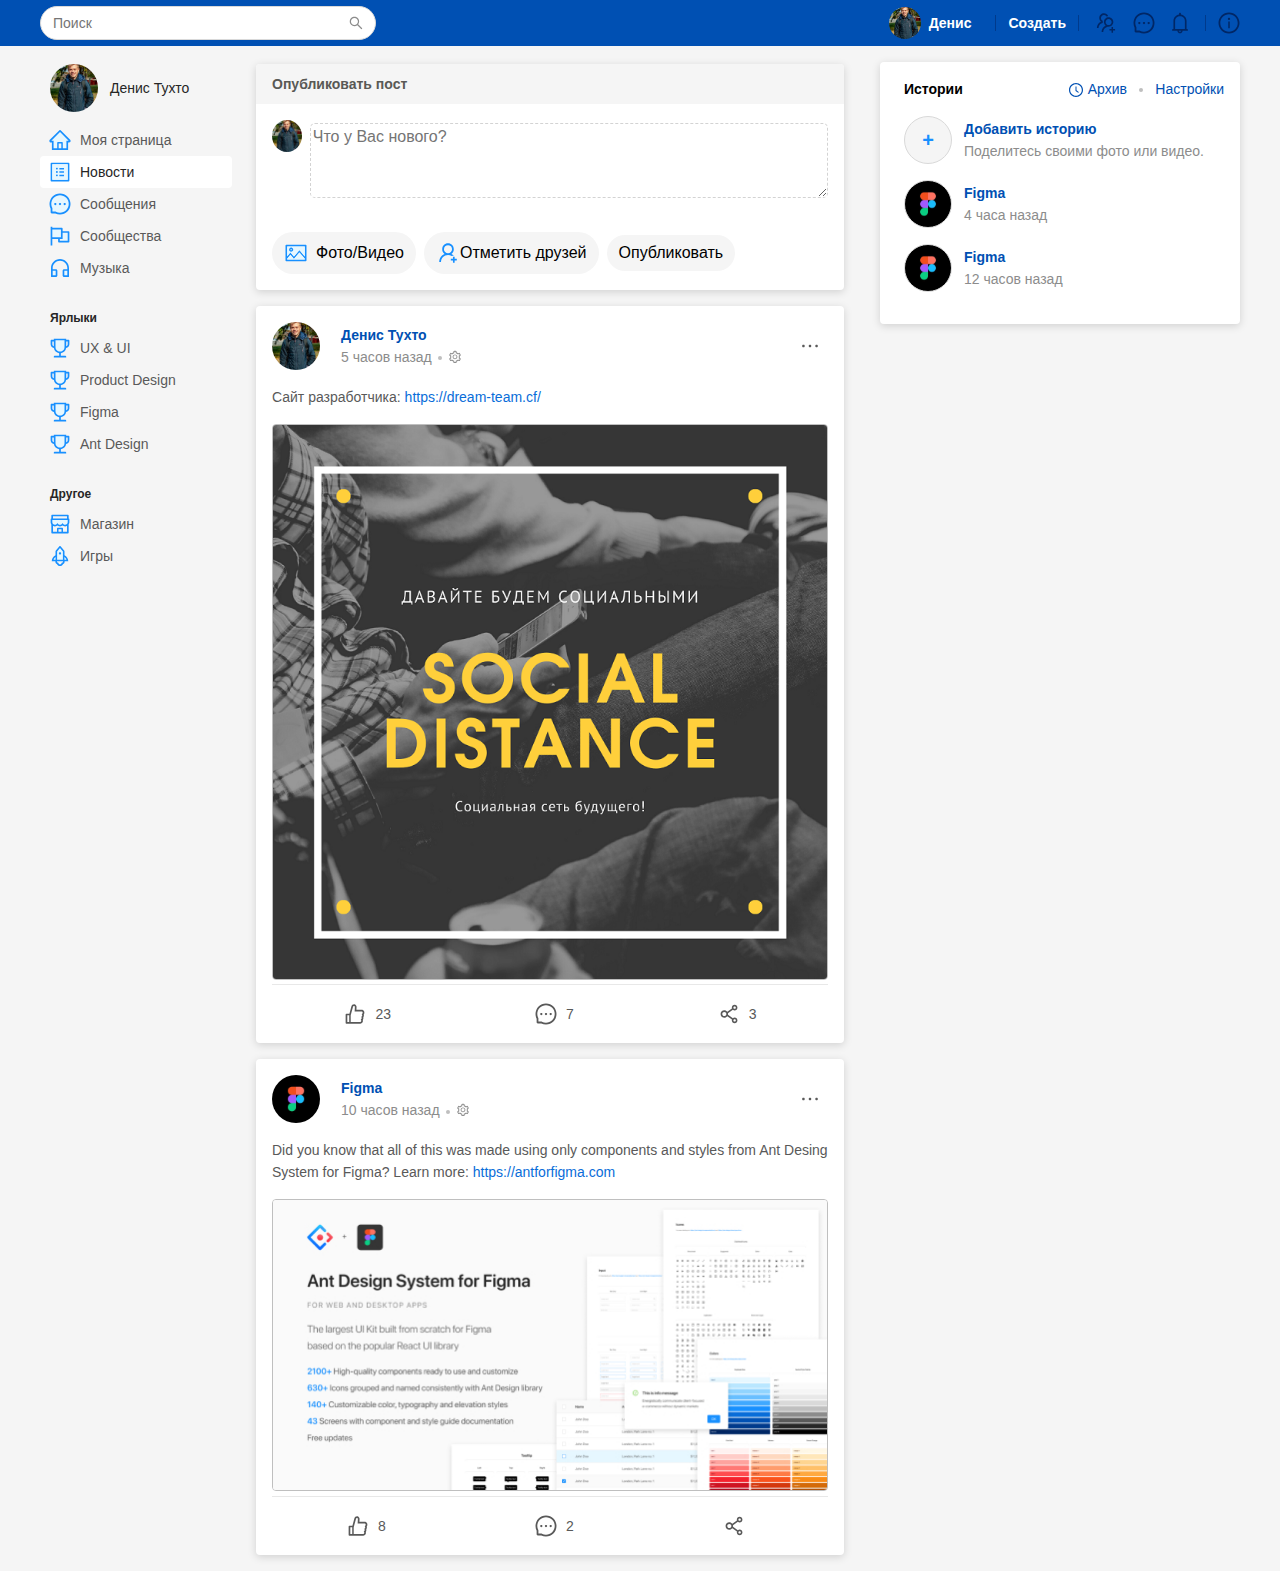
<file: index.html>
<!DOCTYPE html>
<html lang="ru">

<head>
    <meta charset="UTF-8">
    <meta name="viewport" content="width=device-width, initial-scale=1.0">
    <title>Distance — социальная сеть будущего!</title>
    <link rel="stylesheet" href="css/normalize.css">
    <link rel="stylesheet" href="css/style.css">
    <link rel="shortcut icon" href="img/favicon.ico" type="image/x-icon">
</head>

<body>
    <header class="header">
        <div class="header-block">
            <button class="m-menu">
                <span class="line"></span>
                <span class="line"></span>
                <span class="line"></span>
            </button>
            <div class="search">
                <input type="text" class="search-input" placeholder="Поиск">
            </div>
            <div class="navigation">
                <div class="user">
                    <img src="img/avatar.jpg" alt="avatar" class="user-avatar" id="userAvatar">
                    <span class="user-name">Денис</span>
                </div>
                <div class="navigation-panel">
                    <!-- <a href="#" class="navigation-link">Моя страница</a> -->
                    <a href="#" class="navigation-link">Создать</a>
                </div>
                <div class="icons-panel">
                    <a href="#" class="icon-link">
                        <svg width="20" height="20" class="header-icon">
                            <use xlink:href="img/icons.svg#users"></use>
                        </svg>
                    </a>
                    <a href="#" class="icon-link"><svg class="header-icon" width="22" height="22" viewBox="0 0 22 22"
                            fill="none" xmlns="http://www.w3.org/2000/svg">
                            <path
                                d="M9.87519 11C9.87519 11.2984 9.99372 11.5845 10.2047 11.7955C10.4157 12.0065 10.7018 12.125 11.0002 12.125C11.2986 12.125 11.5847 12.0065 11.7957 11.7955C12.0067 11.5845 12.1252 11.2984 12.1252 11C12.1252 10.7016 12.0067 10.4155 11.7957 10.2045C11.5847 9.99353 11.2986 9.875 11.0002 9.875C10.7018 9.875 10.4157 9.99353 10.2047 10.2045C9.99372 10.4155 9.87519 10.7016 9.87519 11ZM14.5627 11C14.5627 11.2984 14.6812 11.5845 14.8922 11.7955C15.1032 12.0065 15.3893 12.125 15.6877 12.125C15.9861 12.125 16.2722 12.0065 16.4832 11.7955C16.6942 11.5845 16.8127 11.2984 16.8127 11C16.8127 10.7016 16.6942 10.4155 16.4832 10.2045C16.2722 9.99353 15.9861 9.875 15.6877 9.875C15.3893 9.875 15.1032 9.99353 14.8922 10.2045C14.6812 10.4155 14.5627 10.7016 14.5627 11ZM5.18769 11C5.18769 11.2984 5.30622 11.5845 5.5172 11.7955C5.72818 12.0065 6.01433 12.125 6.31269 12.125C6.61106 12.125 6.89721 12.0065 7.10819 11.7955C7.31917 11.5845 7.43769 11.2984 7.43769 11C7.43769 10.7016 7.31917 10.4155 7.10819 10.2045C6.89721 9.99353 6.61106 9.875 6.31269 9.875C6.01433 9.875 5.72818 9.99353 5.5172 10.2045C5.30622 10.4155 5.18769 10.7016 5.18769 11ZM20.6846 6.93125C20.1549 5.67266 19.3955 4.54297 18.4275 3.57266C17.4663 2.60796 16.3253 1.84114 15.0689 1.31563C13.7799 0.774219 12.4111 0.5 11.0002 0.5H10.9533C9.53301 0.507031 8.15723 0.788281 6.86348 1.34141C5.61791 1.87232 4.48753 2.64049 3.53535 3.60312C2.57676 4.57109 1.82441 5.69609 1.3041 6.95C0.765038 8.24844 0.493163 9.62891 0.500194 11.0492C0.508147 12.6769 0.893222 14.2806 1.62519 15.7344V19.2969C1.62519 19.5828 1.73878 19.857 1.94097 20.0592C2.14316 20.2614 2.41738 20.375 2.70332 20.375H6.26816C7.72198 21.107 9.32565 21.492 10.9533 21.5H11.0025C12.4064 21.5 13.7682 21.2281 15.0502 20.6961C16.3002 20.1768 17.437 19.419 18.3971 18.4648C19.365 17.5062 20.1268 16.3859 20.6588 15.1367C21.2119 13.843 21.4932 12.4672 21.5002 11.0469C21.5072 9.61953 21.2307 8.23437 20.6846 6.93125ZM17.1432 17.1969C15.5002 18.8234 13.3205 19.7188 11.0002 19.7188H10.9604C9.54707 19.7117 8.14316 19.3602 6.90332 18.6992L6.70644 18.5938H3.40644V15.2938L3.30098 15.0969C2.64004 13.857 2.28848 12.4531 2.28144 11.0398C2.27207 8.70313 3.16504 6.50937 4.80332 4.85703C6.43926 3.20469 8.62598 2.29063 10.9627 2.28125H11.0025C12.1744 2.28125 13.3111 2.50859 14.3822 2.95859C15.4275 3.39687 16.365 4.02734 17.1713 4.83359C17.9752 5.6375 18.608 6.57734 19.0463 7.62266C19.501 8.70547 19.7283 9.85391 19.7236 11.0398C19.7096 13.3742 18.7932 15.5609 17.1432 17.1969Z" />
                        </svg>
                    </a>
                    <a href="#" class="icon-link"><svg class="header-icon" width="16" height="22" viewBox="0 0 16 22"
                            fill="none" xmlns="http://www.w3.org/2000/svg">
                            <path
                                d="M15.125 17H14.5625V9.03125C14.5625 5.72422 12.118 2.99141 8.9375 2.53672V1.625C8.9375 1.10703 8.51797 0.6875 8 0.6875C7.48203 0.6875 7.0625 1.10703 7.0625 1.625V2.53672C3.88203 2.99141 1.4375 5.72422 1.4375 9.03125V17H0.875C0.460156 17 0.125 17.3352 0.125 17.75V18.5C0.125 18.6031 0.209375 18.6875 0.3125 18.6875H5.375C5.375 20.1359 6.55156 21.3125 8 21.3125C9.44844 21.3125 10.625 20.1359 10.625 18.6875H15.6875C15.7906 18.6875 15.875 18.6031 15.875 18.5V17.75C15.875 17.3352 15.5398 17 15.125 17ZM8 19.8125C7.37891 19.8125 6.875 19.3086 6.875 18.6875H9.125C9.125 19.3086 8.62109 19.8125 8 19.8125ZM3.125 17V9.03125C3.125 7.72813 3.63125 6.50469 4.55234 5.58359C5.47344 4.6625 6.69688 4.15625 8 4.15625C9.30313 4.15625 10.5266 4.6625 11.4477 5.58359C12.3687 6.50469 12.875 7.72813 12.875 9.03125V17H3.125Z" />
                        </svg>
                    </a>
                    <a href="" class="icon-link"><svg class="header-icon" width="22" height="22" viewBox="0 0 22 22"
                            fill="none" xmlns="http://www.w3.org/2000/svg">
                            <path
                                d="M11 0.5C5.20156 0.5 0.5 5.20156 0.5 11C0.5 16.7984 5.20156 21.5 11 21.5C16.7984 21.5 21.5 16.7984 21.5 11C21.5 5.20156 16.7984 0.5 11 0.5ZM11 19.7188C6.18594 19.7188 2.28125 15.8141 2.28125 11C2.28125 6.18594 6.18594 2.28125 11 2.28125C15.8141 2.28125 19.7188 6.18594 19.7188 11C19.7188 15.8141 15.8141 19.7188 11 19.7188Z" />
                            <path
                                d="M9.875 6.875C9.875 7.17337 9.99353 7.45952 10.2045 7.6705C10.4155 7.88147 10.7016 8 11 8C11.2984 8 11.5845 7.88147 11.7955 7.6705C12.0065 7.45952 12.125 7.17337 12.125 6.875C12.125 6.57663 12.0065 6.29048 11.7955 6.0795C11.5845 5.86853 11.2984 5.75 11 5.75C10.7016 5.75 10.4155 5.86853 10.2045 6.0795C9.99353 6.29048 9.875 6.57663 9.875 6.875ZM11.5625 9.5H10.4375C10.3344 9.5 10.25 9.58437 10.25 9.6875V16.0625C10.25 16.1656 10.3344 16.25 10.4375 16.25H11.5625C11.6656 16.25 11.75 16.1656 11.75 16.0625V9.6875C11.75 9.58437 11.6656 9.5 11.5625 9.5Z" />
                        </svg>
                    </a>
                </div>
            </div>
        </div>
    </header>
    <div class="container">
        <div class="menu-sidebar">
            <div class="user">
                <img src="img/avatar.jpg" alt="avatar" class="user-avatar">
                <span class="user-name" id="userName">Денис Тухто</span>
            </div>
            <!-- /.user -->
            <nav class="nav-group">
                <a href="#" class="nav-link">
                    <svg width="24" height="24" viewBox="0 0 24 24" fill="none" xmlns="http://www.w3.org/2000/svg">
                        <path
                            d="M12.0031 4.04531L3.33121 12.7102H5.58121V20.3438H9.18824V15C9.18824 14.482 9.60778 14.0625 10.1257 14.0625H13.8757C14.3937 14.0625 14.8132 14.482 14.8132 15V20.3438H18.4203V12.7102H20.6726L12.5445 4.58672L12.0031 4.04531ZM22.1867 13.957C22.0461 14.0977 21.8797 14.2102 21.6992 14.2828C21.8797 14.2078 22.0461 14.0977 22.1867 13.957ZM1.39762 13.1438C1.51481 13.8539 2.13356 14.3977 2.87653 14.3977H2.89762C2.14996 14.3977 1.51715 13.8586 1.39762 13.1438ZM1.37653 12.8977V12.8531V12.8977ZM1.37887 12.8367C1.38121 12.7641 1.39059 12.6938 1.40231 12.6235C1.38824 12.6914 1.38121 12.7641 1.37887 12.8367Z"
                            fill="#E6F7FF" />
                        <path
                            d="M22.2883 11.9531C22.2883 11.9508 22.286 11.9508 22.286 11.9484L22.2438 11.8992C22.2414 11.8969 22.2391 11.8922 22.2344 11.8898C22.218 11.8711 22.1993 11.8523 22.1828 11.8336L13.1266 2.78436L12.5196 2.17733C12.3813 2.03993 12.1942 1.96282 11.9993 1.96282C11.8043 1.96282 11.6173 2.03993 11.4789 2.17733L1.81566 11.8359C1.64109 12.0096 1.51225 12.2238 1.44066 12.4594L1.4266 12.5086L1.41957 12.5344L1.41254 12.5625C1.40785 12.5789 1.40551 12.5953 1.40316 12.6117C1.40316 12.614 1.40316 12.6187 1.40082 12.6211C1.38676 12.6914 1.37972 12.7617 1.37738 12.8344V12.9117C1.37738 12.9234 1.37738 12.9351 1.37972 12.9469C1.37972 12.9586 1.37972 12.968 1.38207 12.9797C1.38207 12.9914 1.38441 13.0031 1.38441 13.0148C1.38441 13.0289 1.38676 13.043 1.3891 13.057C1.3891 13.064 1.39144 13.0711 1.39144 13.0781L1.39847 13.1367V13.139C1.51801 13.8539 2.15316 14.393 2.89847 14.393H3.89457V22.0312H20.1063V14.3976H21.1235C21.325 14.3976 21.5196 14.3578 21.6977 14.2828C21.8758 14.2078 22.0422 14.0976 22.1852 13.957C22.3248 13.8178 22.4355 13.6523 22.5107 13.4701C22.5859 13.2878 22.6243 13.0925 22.6235 12.8953C22.6235 12.5508 22.5063 12.2203 22.2883 11.9531ZM13.3118 20.3437H10.6868V15.5625H13.3118V20.3437ZM18.4188 12.7101V20.3437H14.8118V15C14.8118 14.482 14.3922 14.0625 13.8743 14.0625H10.1243C9.60629 14.0625 9.18676 14.482 9.18676 15V20.3437H5.57972V12.7101H3.32972L12.0016 4.0453L12.543 4.58671L20.6711 12.7101H18.4188Z"
                            fill="#1890FF" />
                    </svg>
                    <span class="nav-text">Моя страница</span>
                </a>
                <a href="#" class="nav-link active">
                    <svg width="24" height="24" viewBox="0 0 24 24" fill="none" xmlns="http://www.w3.org/2000/svg">
                        <path
                            d="M20.625 2.625H3.375C2.96016 2.625 2.625 2.96016 2.625 3.375V20.625C2.625 21.0398 2.96016 21.375 3.375 21.375H20.625C21.0398 21.375 21.375 21.0398 21.375 20.625V3.375C21.375 2.96016 21.0398 2.625 20.625 2.625ZM19.6875 19.6875H4.3125V4.3125H19.6875V19.6875Z"
                            fill="#1890FF" />
                        <path
                            d="M4.3125 19.6875H19.6875V4.3125H4.3125V19.6875ZM11.3438 8.0625C11.3438 7.95937 11.4281 7.875 11.5312 7.875H15.8438C15.9469 7.875 16.0312 7.95937 16.0312 8.0625V9.1875C16.0312 9.29063 15.9469 9.375 15.8438 9.375H11.5312C11.4281 9.375 11.3438 9.29063 11.3438 9.1875V8.0625ZM11.3438 11.4375C11.3438 11.3344 11.4281 11.25 11.5312 11.25H15.8438C15.9469 11.25 16.0312 11.3344 16.0312 11.4375V12.5625C16.0312 12.6656 15.9469 12.75 15.8438 12.75H11.5312C11.4281 12.75 11.3438 12.6656 11.3438 12.5625V11.4375ZM11.3438 14.8125C11.3438 14.7094 11.4281 14.625 11.5312 14.625H15.8438C15.9469 14.625 16.0312 14.7094 16.0312 14.8125V15.9375C16.0312 16.0406 15.9469 16.125 15.8438 16.125H11.5312C11.4281 16.125 11.3438 16.0406 11.3438 15.9375V14.8125ZM8.90625 7.6875C9.42422 7.6875 9.84375 8.10703 9.84375 8.625C9.84375 9.14297 9.42422 9.5625 8.90625 9.5625C8.38828 9.5625 7.96875 9.14297 7.96875 8.625C7.96875 8.10703 8.38828 7.6875 8.90625 7.6875ZM8.90625 11.0625C9.42422 11.0625 9.84375 11.482 9.84375 12C9.84375 12.518 9.42422 12.9375 8.90625 12.9375C8.38828 12.9375 7.96875 12.518 7.96875 12C7.96875 11.482 8.38828 11.0625 8.90625 11.0625ZM8.90625 14.4375C9.42422 14.4375 9.84375 14.857 9.84375 15.375C9.84375 15.893 9.42422 16.3125 8.90625 16.3125C8.38828 16.3125 7.96875 15.893 7.96875 15.375C7.96875 14.857 8.38828 14.4375 8.90625 14.4375Z"
                            fill="#E6F7FF" />
                        <path
                            d="M7.96875 15.375C7.96875 15.6236 8.06752 15.8621 8.24334 16.0379C8.41915 16.2137 8.65761 16.3125 8.90625 16.3125C9.15489 16.3125 9.39335 16.2137 9.56916 16.0379C9.74498 15.8621 9.84375 15.6236 9.84375 15.375C9.84375 15.1264 9.74498 14.8879 9.56916 14.7121C9.39335 14.5363 9.15489 14.4375 8.90625 14.4375C8.65761 14.4375 8.41915 14.5363 8.24334 14.7121C8.06752 14.8879 7.96875 15.1264 7.96875 15.375ZM7.96875 12C7.96875 12.2486 8.06752 12.4871 8.24334 12.6629C8.41915 12.8387 8.65761 12.9375 8.90625 12.9375C9.15489 12.9375 9.39335 12.8387 9.56916 12.6629C9.74498 12.4871 9.84375 12.2486 9.84375 12C9.84375 11.7514 9.74498 11.5129 9.56916 11.3371C9.39335 11.1613 9.15489 11.0625 8.90625 11.0625C8.65761 11.0625 8.41915 11.1613 8.24334 11.3371C8.06752 11.5129 7.96875 11.7514 7.96875 12ZM7.96875 8.625C7.96875 8.87364 8.06752 9.1121 8.24334 9.28791C8.41915 9.46373 8.65761 9.5625 8.90625 9.5625C9.15489 9.5625 9.39335 9.46373 9.56916 9.28791C9.74498 9.1121 9.84375 8.87364 9.84375 8.625C9.84375 8.37636 9.74498 8.1379 9.56916 7.96209C9.39335 7.78627 9.15489 7.6875 8.90625 7.6875C8.65761 7.6875 8.41915 7.78627 8.24334 7.96209C8.06752 8.1379 7.96875 8.37636 7.96875 8.625ZM11.5312 16.125H15.8438C15.9469 16.125 16.0312 16.0406 16.0312 15.9375V14.8125C16.0312 14.7094 15.9469 14.625 15.8438 14.625H11.5312C11.4281 14.625 11.3438 14.7094 11.3438 14.8125V15.9375C11.3438 16.0406 11.4281 16.125 11.5312 16.125ZM11.5312 12.75H15.8438C15.9469 12.75 16.0312 12.6656 16.0312 12.5625V11.4375C16.0312 11.3344 15.9469 11.25 15.8438 11.25H11.5312C11.4281 11.25 11.3438 11.3344 11.3438 11.4375V12.5625C11.3438 12.6656 11.4281 12.75 11.5312 12.75ZM11.5312 9.375H15.8438C15.9469 9.375 16.0312 9.29062 16.0312 9.1875V8.0625C16.0312 7.95937 15.9469 7.875 15.8438 7.875H11.5312C11.4281 7.875 11.3438 7.95937 11.3438 8.0625V9.1875C11.3438 9.29062 11.4281 9.375 11.5312 9.375Z"
                            fill="#1890FF" />
                    </svg>
                    <span class="nav-text">Новости</span>
                </a>
                <a href="#" class="nav-link">
                    <svg width="24" height="24" viewBox="0 0 24 24" fill="none" xmlns="http://www.w3.org/2000/svg">
                        <path
                            d="M18.1719 5.83371C17.3735 5.03264 16.426 4.39565 15.3828 3.95871C14.3129 3.50917 13.1637 3.27885 12.0031 3.28136H11.9633C9.62659 3.29074 7.43987 4.2048 5.80393 5.85714C4.16565 7.50949 3.27268 9.70324 3.28206 12.04C3.28909 13.4532 3.64065 14.8571 4.30159 16.097L4.40706 16.2939V19.5939H7.70706L7.90393 19.6993C9.14377 20.3603 10.5477 20.7118 11.961 20.7189H12.0008C14.3211 20.7189 16.5008 19.8235 18.1438 18.197C19.7938 16.561 20.7102 14.3743 20.7242 12.04C20.7289 10.854 20.5016 9.70558 20.0469 8.62277C19.6097 7.57975 18.9727 6.63229 18.1719 5.83371ZM7.31331 13.1251C7.01891 13.1191 6.73861 12.9979 6.53253 12.7876C6.32646 12.5773 6.21104 12.2946 6.21104 12.0001C6.21104 11.7057 6.32646 11.4229 6.53253 11.2126C6.73861 11.0023 7.01891 10.8811 7.31331 10.8751C7.6077 10.8811 7.88801 11.0023 8.09408 11.2126C8.30015 11.4229 8.41558 11.7057 8.41558 12.0001C8.41558 12.2946 8.30015 12.5773 8.09408 12.7876C7.88801 12.9979 7.6077 13.1191 7.31331 13.1251ZM12.0008 13.1251C11.7064 13.1191 11.4261 12.9979 11.22 12.7876C11.014 12.5773 10.8985 12.2946 10.8985 12.0001C10.8985 11.7057 11.014 11.4229 11.22 11.2126C11.4261 11.0023 11.7064 10.8811 12.0008 10.8751C12.2952 10.8811 12.5755 11.0023 12.7816 11.2126C12.9877 11.4229 13.1031 11.7057 13.1031 12.0001C13.1031 12.2946 12.9877 12.5773 12.7816 12.7876C12.5755 12.9979 12.2952 13.1191 12.0008 13.1251ZM16.6883 13.1251C16.3939 13.1191 16.1136 12.9979 15.9075 12.7876C15.7015 12.5773 15.586 12.2946 15.586 12.0001C15.586 11.7057 15.7015 11.4229 15.9075 11.2126C16.1136 11.0023 16.3939 10.8811 16.6883 10.8751C16.9827 10.8811 17.263 11.0023 17.4691 11.2126C17.6752 11.4229 17.7906 11.7057 17.7906 12.0001C17.7906 12.2946 17.6752 12.5773 17.4691 12.7876C17.263 12.9979 16.9827 13.1191 16.6883 13.1251Z"
                            fill="#E6F7FF" />
                        <path
                            d="M15.5625 12C15.5625 12.2984 15.681 12.5845 15.892 12.7955C16.103 13.0065 16.3891 13.125 16.6875 13.125C16.9859 13.125 17.272 13.0065 17.483 12.7955C17.694 12.5845 17.8125 12.2984 17.8125 12C17.8125 11.7016 17.694 11.4155 17.483 11.2045C17.272 10.9935 16.9859 10.875 16.6875 10.875C16.3891 10.875 16.103 10.9935 15.892 11.2045C15.681 11.4155 15.5625 11.7016 15.5625 12ZM6.1875 12C6.1875 12.2984 6.30603 12.5845 6.517 12.7955C6.72798 13.0065 7.01413 13.125 7.3125 13.125C7.61087 13.125 7.89702 13.0065 8.108 12.7955C8.31897 12.5845 8.4375 12.2984 8.4375 12C8.4375 11.7016 8.31897 11.4155 8.108 11.2045C7.89702 10.9935 7.61087 10.875 7.3125 10.875C7.01413 10.875 6.72798 10.9935 6.517 11.2045C6.30603 11.4155 6.1875 11.7016 6.1875 12Z"
                            fill="#1890FF" />
                        <path
                            d="M21.6846 7.93125C21.1549 6.67266 20.3955 5.54297 19.4275 4.57266C18.4663 3.60796 17.3253 2.84114 16.0689 2.31563C14.7799 1.77422 13.4111 1.5 12.0002 1.5H11.9533C10.533 1.50703 9.15723 1.78828 7.86348 2.34141C6.61791 2.87232 5.48753 3.64049 4.53535 4.60312C3.57676 5.57109 2.82441 6.69609 2.3041 7.95C1.76504 9.24844 1.49316 10.6289 1.50019 12.0492C1.50815 13.6769 1.89322 15.2806 2.62519 16.7344V20.2969C2.62519 20.5828 2.73878 20.857 2.94097 21.0592C3.14316 21.2614 3.41738 21.375 3.70332 21.375H7.26816C8.72198 22.107 10.3257 22.492 11.9533 22.5H12.0025C13.4064 22.5 14.7682 22.2281 16.0502 21.6961C17.3002 21.1768 18.437 20.419 19.3971 19.4648C20.365 18.5063 21.1268 17.3859 21.6588 16.1367C22.2119 14.843 22.4932 13.4672 22.5002 12.0469C22.5072 10.6195 22.2307 9.23438 21.6846 7.93125ZM18.1432 18.1969C16.5002 19.8234 14.3205 20.7188 12.0002 20.7188H11.9604C10.5471 20.7117 9.14316 20.3602 7.90332 19.6992L7.70644 19.5938H4.40644V16.2938L4.30098 16.0969C3.64004 14.857 3.28848 13.4531 3.28144 12.0398C3.27207 9.70312 4.16504 7.50937 5.80332 5.85703C7.43926 4.20469 9.62598 3.29062 11.9627 3.28125H12.0025C13.1744 3.28125 14.3111 3.50859 15.3822 3.95859C16.4275 4.39687 17.365 5.02734 18.1713 5.83359C18.9752 6.6375 19.608 7.57734 20.0463 8.62266C20.501 9.70547 20.7283 10.8539 20.7236 12.0398C20.7096 14.3742 19.7932 16.5609 18.1432 18.1969Z"
                            fill="#1890FF" />
                        <path
                            d="M10.875 12C10.875 12.2984 10.9935 12.5845 11.2045 12.7955C11.4155 13.0065 11.7016 13.125 12 13.125C12.2984 13.125 12.5845 13.0065 12.7955 12.7955C13.0065 12.5845 13.125 12.2984 13.125 12C13.125 11.7016 13.0065 11.4155 12.7955 11.2045C12.5845 10.9935 12.2984 10.875 12 10.875C11.7016 10.875 11.4155 10.9935 11.2045 11.2045C10.9935 11.4155 10.875 11.7016 10.875 12Z"
                            fill="#1890FF" />
                    </svg>
                    <span class="nav-text">Сообщения</span>
                </a>
                <a href="#" class="nav-link">
                    <svg width="24" height="24" viewBox="0 0 24 24" fill="none" xmlns="http://www.w3.org/2000/svg">
                        <path d="M4.3125 5.4375H12.9375V13.3125H4.3125V5.4375Z" fill="#E6F7FF" />
                        <path
                            d="M14.625 14.8125C14.625 14.9156 14.5406 15 14.4375 15H11.8125V16.7109H19.6875V8.83594H14.625V14.8125Z"
                            fill="#E6F7FF" />
                        <path
                            d="M20.625 7.14844H14.625V4.5C14.625 4.08516 14.2898 3.75 13.875 3.75H4.3125V2.8125C4.3125 2.70937 4.22812 2.625 4.125 2.625H2.8125C2.70937 2.625 2.625 2.70937 2.625 2.8125V21.1875C2.625 21.2906 2.70937 21.375 2.8125 21.375H4.125C4.22812 21.375 4.3125 21.2906 4.3125 21.1875V15H10.125V17.6484C10.125 18.0633 10.4602 18.3984 10.875 18.3984H20.625C21.0398 18.3984 21.375 18.0633 21.375 17.6484V7.89844C21.375 7.48359 21.0398 7.14844 20.625 7.14844ZM4.3125 13.3125V5.4375H12.9375V13.3125H4.3125ZM19.6875 16.7109H11.8125V15H14.4375C14.5406 15 14.625 14.9156 14.625 14.8125V8.83594H19.6875V16.7109Z"
                            fill="#1890FF" />
                    </svg>
                    <span class="nav-text">Сообщества</span>
                </a>
                <a href="#" class="nav-link">
                    <svg width="24" height="24" viewBox="0 0 24 24" fill="none" xmlns="http://www.w3.org/2000/svg">
                        <path
                            d="M16.3125 14.8125H19.3125V19.3125H16.3125V14.8125ZM4.6875 14.8125H7.6875V19.3125H4.6875V14.8125Z"
                            fill="#E6F7FF" />
                        <path
                            d="M12 3C7.02891 3 3 7.02891 3 12V20.4375C3 20.7492 3.25078 21 3.5625 21H7.875C8.70234 21 9.375 20.3273 9.375 19.5V14.625C9.375 13.7977 8.70234 13.125 7.875 13.125H4.6875V12C4.6875 7.96172 7.96172 4.6875 12 4.6875C16.0383 4.6875 19.3125 7.96172 19.3125 12V13.125H16.125C15.2977 13.125 14.625 13.7977 14.625 14.625V19.5C14.625 20.3273 15.2977 21 16.125 21H20.4375C20.7492 21 21 20.7492 21 20.4375V12C21 7.02891 16.9711 3 12 3ZM7.6875 14.8125V19.3125H4.6875V14.8125H7.6875ZM19.3125 19.3125H16.3125V14.8125H19.3125V19.3125Z"
                            fill="#1890FF" />
                    </svg>
                    <span class="nav-text">Музыка</span>
                </a>
            </nav>
            <nav class="nav-group">
                <h3 class="nav-title">Ярлыки</h3>
                <a href="#" class="nav-link">
                    <svg width="24" height="24" viewBox="0 0 24 24" fill="none" xmlns="http://www.w3.org/2000/svg">
                        <path
                            d="M7.5 11.25C7.5 12.4008 7.94766 13.4836 8.76328 14.2992C9.57656 15.1148 10.6617 15.5625 11.8125 15.5625H12.1875C13.3383 15.5625 14.4211 15.1148 15.2367 14.2992C16.0523 13.4859 16.5 12.4008 16.5 11.25V4.3125H7.5V11.25ZM4.3125 8.25C4.3125 9.21094 4.94297 10.0266 5.8125 10.3031C4.94297 10.0242 4.3125 9.20859 4.3125 8.25ZM12.8438 17.2148C15.5859 16.9172 17.775 14.7703 18.1359 12.0469C17.7727 14.7703 15.5859 16.9148 12.8438 17.2148ZM5.86406 12.0469C6.225 14.7703 8.41406 16.9172 11.1562 17.2148C8.41406 16.9148 6.22734 14.7703 5.86406 12.0469Z"
                            fill="#E6F7FF" />
                        <path
                            d="M20.3438 3.75H18.1875V2.8125C18.1875 2.70937 18.1031 2.625 18 2.625H6C5.89687 2.625 5.8125 2.70937 5.8125 2.8125V3.75H3.65625C3.38275 3.75 3.12044 3.85865 2.92705 4.05205C2.73365 4.24544 2.625 4.50775 2.625 4.78125V8.25C2.625 10.1648 4.03125 11.7563 5.86406 12.0469C6.22734 14.7703 8.41406 16.9148 11.1562 17.2148V19.6805H6.5625C6.14766 19.6805 5.8125 20.0156 5.8125 20.4305V21.1875C5.8125 21.2906 5.89687 21.375 6 21.375H18C18.1031 21.375 18.1875 21.2906 18.1875 21.1875V20.4305C18.1875 20.0156 17.8523 19.6805 17.4375 19.6805H12.8438V17.2148C15.5859 16.9148 17.7727 14.7703 18.1359 12.0469C19.9688 11.7563 21.375 10.1648 21.375 8.25V4.78125C21.375 4.50775 21.2663 4.24544 21.073 4.05205C20.8796 3.85865 20.6173 3.75 20.3438 3.75ZM5.8125 10.3031C5.37714 10.1641 4.99723 9.89025 4.72762 9.52122C4.45801 9.15219 4.31264 8.70703 4.3125 8.25V5.4375H5.8125V10.3031ZM16.5 11.25C16.5 12.4008 16.0523 13.4859 15.2367 14.2992C14.4211 15.1148 13.3383 15.5625 12.1875 15.5625H11.8125C10.6617 15.5625 9.57656 15.1148 8.76328 14.2992C7.94766 13.4836 7.5 12.4008 7.5 11.25V4.3125H16.5V11.25ZM19.6875 8.25C19.6875 9.21094 19.057 10.0266 18.1875 10.3031V5.4375H19.6875V8.25Z"
                            fill="#1890FF" />
                    </svg>
                    <span class="nav-text">UX & UI</span>
                </a>
                <a href="#" class="nav-link">
                    <svg width="24" height="24" viewBox="0 0 24 24" fill="none" xmlns="http://www.w3.org/2000/svg">
                        <path
                            d="M7.5 11.25C7.5 12.4008 7.94766 13.4836 8.76328 14.2992C9.57656 15.1148 10.6617 15.5625 11.8125 15.5625H12.1875C13.3383 15.5625 14.4211 15.1148 15.2367 14.2992C16.0523 13.4859 16.5 12.4008 16.5 11.25V4.3125H7.5V11.25ZM4.3125 8.25C4.3125 9.21094 4.94297 10.0266 5.8125 10.3031C4.94297 10.0242 4.3125 9.20859 4.3125 8.25ZM12.8438 17.2148C15.5859 16.9172 17.775 14.7703 18.1359 12.0469C17.7727 14.7703 15.5859 16.9148 12.8438 17.2148ZM5.86406 12.0469C6.225 14.7703 8.41406 16.9172 11.1562 17.2148C8.41406 16.9148 6.22734 14.7703 5.86406 12.0469Z"
                            fill="#E6F7FF" />
                        <path
                            d="M20.3438 3.75H18.1875V2.8125C18.1875 2.70937 18.1031 2.625 18 2.625H6C5.89687 2.625 5.8125 2.70937 5.8125 2.8125V3.75H3.65625C3.38275 3.75 3.12044 3.85865 2.92705 4.05205C2.73365 4.24544 2.625 4.50775 2.625 4.78125V8.25C2.625 10.1648 4.03125 11.7563 5.86406 12.0469C6.22734 14.7703 8.41406 16.9148 11.1562 17.2148V19.6805H6.5625C6.14766 19.6805 5.8125 20.0156 5.8125 20.4305V21.1875C5.8125 21.2906 5.89687 21.375 6 21.375H18C18.1031 21.375 18.1875 21.2906 18.1875 21.1875V20.4305C18.1875 20.0156 17.8523 19.6805 17.4375 19.6805H12.8438V17.2148C15.5859 16.9148 17.7727 14.7703 18.1359 12.0469C19.9688 11.7563 21.375 10.1648 21.375 8.25V4.78125C21.375 4.50775 21.2663 4.24544 21.073 4.05205C20.8796 3.85865 20.6173 3.75 20.3438 3.75ZM5.8125 10.3031C5.37714 10.1641 4.99723 9.89025 4.72762 9.52122C4.45801 9.15219 4.31264 8.70703 4.3125 8.25V5.4375H5.8125V10.3031ZM16.5 11.25C16.5 12.4008 16.0523 13.4859 15.2367 14.2992C14.4211 15.1148 13.3383 15.5625 12.1875 15.5625H11.8125C10.6617 15.5625 9.57656 15.1148 8.76328 14.2992C7.94766 13.4836 7.5 12.4008 7.5 11.25V4.3125H16.5V11.25ZM19.6875 8.25C19.6875 9.21094 19.057 10.0266 18.1875 10.3031V5.4375H19.6875V8.25Z"
                            fill="#1890FF" />
                    </svg>
                    <span class="nav-text">Product Design</span>
                </a>
                <a href="#" class="nav-link">
                    <svg width="24" height="24" viewBox="0 0 24 24" fill="none" xmlns="http://www.w3.org/2000/svg">
                        <path
                            d="M7.5 11.25C7.5 12.4008 7.94766 13.4836 8.76328 14.2992C9.57656 15.1148 10.6617 15.5625 11.8125 15.5625H12.1875C13.3383 15.5625 14.4211 15.1148 15.2367 14.2992C16.0523 13.4859 16.5 12.4008 16.5 11.25V4.3125H7.5V11.25ZM4.3125 8.25C4.3125 9.21094 4.94297 10.0266 5.8125 10.3031C4.94297 10.0242 4.3125 9.20859 4.3125 8.25ZM12.8438 17.2148C15.5859 16.9172 17.775 14.7703 18.1359 12.0469C17.7727 14.7703 15.5859 16.9148 12.8438 17.2148ZM5.86406 12.0469C6.225 14.7703 8.41406 16.9172 11.1562 17.2148C8.41406 16.9148 6.22734 14.7703 5.86406 12.0469Z"
                            fill="#E6F7FF" />
                        <path
                            d="M20.3438 3.75H18.1875V2.8125C18.1875 2.70937 18.1031 2.625 18 2.625H6C5.89687 2.625 5.8125 2.70937 5.8125 2.8125V3.75H3.65625C3.38275 3.75 3.12044 3.85865 2.92705 4.05205C2.73365 4.24544 2.625 4.50775 2.625 4.78125V8.25C2.625 10.1648 4.03125 11.7563 5.86406 12.0469C6.22734 14.7703 8.41406 16.9148 11.1562 17.2148V19.6805H6.5625C6.14766 19.6805 5.8125 20.0156 5.8125 20.4305V21.1875C5.8125 21.2906 5.89687 21.375 6 21.375H18C18.1031 21.375 18.1875 21.2906 18.1875 21.1875V20.4305C18.1875 20.0156 17.8523 19.6805 17.4375 19.6805H12.8438V17.2148C15.5859 16.9148 17.7727 14.7703 18.1359 12.0469C19.9688 11.7563 21.375 10.1648 21.375 8.25V4.78125C21.375 4.50775 21.2663 4.24544 21.073 4.05205C20.8796 3.85865 20.6173 3.75 20.3438 3.75ZM5.8125 10.3031C5.37714 10.1641 4.99723 9.89025 4.72762 9.52122C4.45801 9.15219 4.31264 8.70703 4.3125 8.25V5.4375H5.8125V10.3031ZM16.5 11.25C16.5 12.4008 16.0523 13.4859 15.2367 14.2992C14.4211 15.1148 13.3383 15.5625 12.1875 15.5625H11.8125C10.6617 15.5625 9.57656 15.1148 8.76328 14.2992C7.94766 13.4836 7.5 12.4008 7.5 11.25V4.3125H16.5V11.25ZM19.6875 8.25C19.6875 9.21094 19.057 10.0266 18.1875 10.3031V5.4375H19.6875V8.25Z"
                            fill="#1890FF" />
                    </svg>
                    <span class="nav-text">Figma</span>
                </a>
                <a href="#" class="nav-link">
                    <svg width="24" height="24" viewBox="0 0 24 24" fill="none" xmlns="http://www.w3.org/2000/svg">
                        <path
                            d="M7.5 11.25C7.5 12.4008 7.94766 13.4836 8.76328 14.2992C9.57656 15.1148 10.6617 15.5625 11.8125 15.5625H12.1875C13.3383 15.5625 14.4211 15.1148 15.2367 14.2992C16.0523 13.4859 16.5 12.4008 16.5 11.25V4.3125H7.5V11.25ZM4.3125 8.25C4.3125 9.21094 4.94297 10.0266 5.8125 10.3031C4.94297 10.0242 4.3125 9.20859 4.3125 8.25ZM12.8438 17.2148C15.5859 16.9172 17.775 14.7703 18.1359 12.0469C17.7727 14.7703 15.5859 16.9148 12.8438 17.2148ZM5.86406 12.0469C6.225 14.7703 8.41406 16.9172 11.1562 17.2148C8.41406 16.9148 6.22734 14.7703 5.86406 12.0469Z"
                            fill="#E6F7FF" />
                        <path
                            d="M20.3438 3.75H18.1875V2.8125C18.1875 2.70937 18.1031 2.625 18 2.625H6C5.89687 2.625 5.8125 2.70937 5.8125 2.8125V3.75H3.65625C3.38275 3.75 3.12044 3.85865 2.92705 4.05205C2.73365 4.24544 2.625 4.50775 2.625 4.78125V8.25C2.625 10.1648 4.03125 11.7563 5.86406 12.0469C6.22734 14.7703 8.41406 16.9148 11.1562 17.2148V19.6805H6.5625C6.14766 19.6805 5.8125 20.0156 5.8125 20.4305V21.1875C5.8125 21.2906 5.89687 21.375 6 21.375H18C18.1031 21.375 18.1875 21.2906 18.1875 21.1875V20.4305C18.1875 20.0156 17.8523 19.6805 17.4375 19.6805H12.8438V17.2148C15.5859 16.9148 17.7727 14.7703 18.1359 12.0469C19.9688 11.7563 21.375 10.1648 21.375 8.25V4.78125C21.375 4.50775 21.2663 4.24544 21.073 4.05205C20.8796 3.85865 20.6173 3.75 20.3438 3.75ZM5.8125 10.3031C5.37714 10.1641 4.99723 9.89025 4.72762 9.52122C4.45801 9.15219 4.31264 8.70703 4.3125 8.25V5.4375H5.8125V10.3031ZM16.5 11.25C16.5 12.4008 16.0523 13.4859 15.2367 14.2992C14.4211 15.1148 13.3383 15.5625 12.1875 15.5625H11.8125C10.6617 15.5625 9.57656 15.1148 8.76328 14.2992C7.94766 13.4836 7.5 12.4008 7.5 11.25V4.3125H16.5V11.25ZM19.6875 8.25C19.6875 9.21094 19.057 10.0266 18.1875 10.3031V5.4375H19.6875V8.25Z"
                            fill="#1890FF" />
                    </svg>
                    <span class="nav-text">Ant Design</span>
                </a>
            </nav>
            <nav class="nav-group">
                <h3 class="nav-title">Другое</h3>
                <a href="#" class="nav-link">
                    <svg width="24" height="24" viewBox="0 0 24 24" fill="none" xmlns="http://www.w3.org/2000/svg">
                        <path
                            d="M19.6758 8.0625H4.32422C4.31719 8.0625 4.3125 8.06719 4.3125 8.07422V10.2117C4.3125 11.6133 5.46094 12.75 6.87422 12.75C7.82812 12.75 8.66016 12.2344 9.10312 11.468C9.17109 11.3484 9.3 11.2734 9.43828 11.2734C9.57656 11.2734 9.70312 11.3484 9.77344 11.468C10.2141 12.2344 11.0461 12.75 12 12.75C12.9563 12.75 13.7906 12.232 14.2289 11.4633C14.2969 11.3461 14.4211 11.2734 14.5547 11.2734H14.5687C14.7047 11.2734 14.8266 11.3461 14.8945 11.4633C15.3352 12.232 16.1695 12.75 17.1258 12.75C18.5391 12.75 19.6875 11.6133 19.6875 10.2117V8.07422C19.6875 8.06719 19.6828 8.0625 19.6758 8.0625Z"
                            fill="#E6F7FF" />
                        <path
                            d="M20.6723 6.37734V3.375C20.6723 2.96016 20.3371 2.625 19.9223 2.625H4.07851C3.66366 2.625 3.32851 2.96016 3.32851 3.375V6.37734C2.9371 6.40078 2.62538 6.72656 2.62538 7.125V10.2117C2.62388 10.779 2.73875 11.3406 2.96288 11.8617C3.06366 12.1008 3.18788 12.3258 3.32851 12.5391V20.625C3.32851 21.0375 3.66366 21.375 4.07851 21.375H19.9223C20.3371 21.375 20.6723 21.0398 20.6723 20.625V12.5391C20.8151 12.3252 20.9375 12.0985 21.0379 11.8617C21.2605 11.3391 21.3754 10.7836 21.3754 10.2117V7.125C21.3754 6.72656 21.0637 6.40078 20.6723 6.37734ZM5.01601 4.3125H18.9848V6.375H5.01601V4.3125ZM13.5004 19.6898H10.5004V17.25H13.5004V19.6898ZM18.9941 19.6898H15.0004V16.5C15.0004 16.0852 14.6652 15.75 14.2504 15.75H9.75038C9.33554 15.75 9.00038 16.0852 9.00038 16.5V19.6898H5.01601V14.0133C5.08397 14.0461 5.15429 14.0789 5.22694 14.107C5.7496 14.3273 6.30507 14.4375 6.87694 14.4375C7.44882 14.4375 8.00194 14.3273 8.52694 14.107C8.85038 13.9711 9.15507 13.7977 9.43397 13.5891C9.43866 13.5867 9.44335 13.5867 9.44804 13.5891C9.72781 13.7985 10.0325 13.9725 10.3551 14.107C10.8777 14.3273 11.4332 14.4375 12.0051 14.4375C12.5769 14.4375 13.1301 14.3273 13.6551 14.107C13.9785 13.9711 14.2832 13.7977 14.5621 13.5891C14.5668 13.5867 14.5715 13.5867 14.5762 13.5891C14.8559 13.7985 15.1606 13.9725 15.4832 14.107C16.0058 14.3273 16.5613 14.4375 17.1332 14.4375C17.7051 14.4375 18.2582 14.3273 18.7832 14.107C18.8535 14.0766 18.9238 14.0461 18.9941 14.0133V19.6898ZM19.6879 10.2117C19.6879 11.6133 18.5394 12.75 17.1262 12.75C16.1699 12.75 15.3355 12.232 14.8949 11.4633C14.8269 11.3461 14.7051 11.2734 14.5691 11.2734H14.5551C14.4215 11.2734 14.2973 11.3461 14.2293 11.4633C14.0044 11.8554 13.6798 12.1811 13.2883 12.4071C12.8968 12.6331 12.4524 12.7514 12.0004 12.75C11.0465 12.75 10.2144 12.2344 9.77382 11.468C9.70351 11.3484 9.57694 11.2734 9.43866 11.2734C9.30038 11.2734 9.17147 11.3484 9.10351 11.468C8.87734 11.8586 8.55224 12.1828 8.16096 12.4079C7.76967 12.6329 7.326 12.7509 6.8746 12.75C5.46132 12.75 4.31288 11.6133 4.31288 10.2117V8.07422C4.31288 8.06719 4.31757 8.0625 4.3246 8.0625H19.6762C19.6832 8.0625 19.6879 8.06719 19.6879 8.07422V10.2117Z"
                            fill="#1890FF" />
                    </svg>
                    <span class="nav-text">Магазин</span>
                </a>
                <a href="#" class="nav-link">
                    <svg width="24" height="24" viewBox="0 0 24 24" fill="none" xmlns="http://www.w3.org/2000/svg">
                        <path
                            d="M6.13434 14.5643C5.91403 14.9064 5.7359 15.2744 5.60699 15.6564H7.59449V13.0947C7.01324 13.4744 6.51637 13.9736 6.13434 14.5643ZM16.407 13.0947V15.6564H18.3945C18.2656 15.2744 18.0875 14.9064 17.8671 14.5643C17.4893 13.9771 16.9917 13.4763 16.407 13.0947ZM14.907 7.47207L12.0007 4.02676L9.09449 7.47207V15.6564H14.907V7.47207ZM12.0007 10.5002C11.7064 10.4942 11.426 10.373 11.22 10.1627C11.0139 9.95237 10.8985 9.66965 10.8985 9.37519C10.8985 9.08074 11.0139 8.79802 11.22 8.58769C11.426 8.37737 11.7064 8.2562 12.0007 8.25019C12.2951 8.2562 12.5754 8.37737 12.7815 8.58769C12.9876 8.79802 13.103 9.08074 13.103 9.37519C13.103 9.66965 12.9876 9.95237 12.7815 10.1627C12.5754 10.373 12.2951 10.4942 12.0007 10.5002Z"
                            fill="#E6F7FF" />
                        <path
                            d="M20.25 17.25C20.25 14.6344 18.7172 12.375 16.5 11.3227V7.43672C16.5 7.08281 16.3758 6.74063 16.1461 6.47109L12.5742 2.23594C12.4242 2.05781 12.2109 1.96875 12 1.96875C11.7891 1.96875 11.5758 2.05781 11.4258 2.23594L7.85391 6.47109C7.62578 6.74118 7.50043 7.08318 7.5 7.43672V11.3227C5.28281 12.375 3.75 14.6344 3.75 17.25H7.41797C7.36406 17.4187 7.33594 17.6016 7.33594 17.8078C7.33594 18.3258 7.51406 18.832 7.8375 19.2328C8.1015 19.5606 8.45115 19.8088 8.84766 19.95C9.38906 21.2156 10.6195 22.0312 12 22.0312C12.682 22.0312 13.343 21.8297 13.9078 21.45C14.4609 21.0797 14.8898 20.5617 15.15 19.95C15.5463 19.8097 15.896 19.5623 16.1602 19.2352C16.484 18.8307 16.6609 18.3283 16.6617 17.8102C16.6617 17.6133 16.6359 17.4258 16.5891 17.2523L20.25 17.25ZM7.59375 15.6562H5.60625C5.73516 15.2742 5.91328 14.9063 6.13359 14.5641C6.51563 13.9734 7.0125 13.4742 7.59375 13.0945V15.6562ZM9.09375 11.3227V7.47187L12 4.02656L14.9062 7.47187V15.6562H9.09375V11.3227ZM14.7211 18.3797C14.5992 18.45 14.4586 18.4781 14.3203 18.4594L13.8633 18.4031L13.7977 18.8578C13.6711 19.7461 12.8977 20.4164 12 20.4164C11.1023 20.4164 10.3289 19.7461 10.2023 18.8578L10.1367 18.4008L9.67969 18.4594C9.54074 18.4759 9.40017 18.4472 9.27891 18.3773C9.075 18.2602 8.94844 18.0422 8.94844 17.8055C8.94844 17.557 9.08672 17.3508 9.29062 17.2477H14.7117C14.918 17.3531 15.0539 17.5594 15.0539 17.8055C15.0516 18.0445 14.925 18.2648 14.7211 18.3797ZM16.4062 15.6562V13.0945C16.991 13.4761 17.4886 13.9769 17.8664 14.5641C18.0867 14.9063 18.2648 15.2742 18.3937 15.6562H16.4062Z"
                            fill="#1890FF" />
                        <path
                            d="M10.875 9.375C10.875 9.67337 10.9935 9.95952 11.2045 10.1705C11.4155 10.3815 11.7016 10.5 12 10.5C12.2984 10.5 12.5845 10.3815 12.7955 10.1705C13.0065 9.95952 13.125 9.67337 13.125 9.375C13.125 9.07663 13.0065 8.79048 12.7955 8.5795C12.5845 8.36853 12.2984 8.25 12 8.25C11.7016 8.25 11.4155 8.36853 11.2045 8.5795C10.9935 8.79048 10.875 9.07663 10.875 9.375Z"
                            fill="#1890FF" />
                    </svg>
                    <span class="nav-text">Игры</span>
                </a>
            </nav>
        </div>
        <!-- /.menu-sidebar -->
        <div class="main-feed">
            <div class="create-post" id="create-post">
                <div class="create-post-header">
                    <h4 class="create-post-title">Опубликовать пост</h4>
                </div>
                <!-- /.header -->
                <div class="create-post-body">
                    <img src="img/avatar.jpg" alt="avatar" class="user-avatar">
                    <textarea class="create-post-input" placeholder="Что у Вас нового?" rows="4" id="userPostMessage" minlength="1"></textarea>
                </div>
                <!-- /.body -->
                <div class="create-post-footer">
                    <button class="tag"><svg class="tag-icon" width="24" height="24" viewBox="0 0 24 24" fill="none"
                            xmlns="http://www.w3.org/2000/svg">
                            <path
                                d="M21.75 3.75H2.25C1.83516 3.75 1.5 4.08516 1.5 4.5V19.5C1.5 19.9148 1.83516 20.25 2.25 20.25H21.75C22.1648 20.25 22.5 19.9148 22.5 19.5V4.5C22.5 4.08516 22.1648 3.75 21.75 3.75ZM20.8125 18.5625H3.1875V17.6273L6.43359 13.7766L9.95156 17.9484L15.4242 11.4609L20.8125 17.85V18.5625ZM20.8125 15.5203L15.5672 9.3C15.4922 9.21094 15.3562 9.21094 15.2812 9.3L9.95156 15.6188L6.57656 11.618C6.50156 11.5289 6.36562 11.5289 6.29062 11.618L3.1875 15.2977V5.4375H20.8125V15.5203Z"
                                fill="#1890FF" />
                            <path
                                d="M9.95156 17.9484L6.43359 13.7766L3.1875 17.6273V18.5625H20.8125V17.85L15.4242 11.4609L9.95156 17.9484Z"
                                fill="#E6F7FF" />
                            <path
                                d="M3.1875 15.2977L6.29062 11.618C6.36562 11.5289 6.50156 11.5289 6.57656 11.618L9.95156 15.6188L15.2812 9.3C15.3562 9.21094 15.4922 9.21094 15.5672 9.3L20.8125 15.5203V5.4375H3.1875V15.2977ZM7.125 6.5625C7.39585 6.5625 7.66405 6.61585 7.91428 6.7195C8.16452 6.82315 8.39189 6.97507 8.58341 7.16659C8.77493 7.35811 8.92685 7.58548 9.0305 7.83572C9.13415 8.08595 9.1875 8.35415 9.1875 8.625C9.1875 8.89585 9.13415 9.16405 9.0305 9.41428C8.92685 9.66452 8.77493 9.89189 8.58341 10.0834C8.39189 10.2749 8.16452 10.4269 7.91428 10.5305C7.66405 10.6342 7.39585 10.6875 7.125 10.6875C6.57799 10.6875 6.05339 10.4702 5.66659 10.0834C5.2798 9.69661 5.0625 9.17201 5.0625 8.625C5.0625 8.07799 5.2798 7.55339 5.66659 7.16659C6.05339 6.7798 6.57799 6.5625 7.125 6.5625Z"
                                fill="#E6F7FF" />
                            <path
                                d="M6.46875 8.625C6.46875 8.79905 6.53789 8.96597 6.66096 9.08904C6.78403 9.21211 6.95095 9.28125 7.125 9.28125C7.29905 9.28125 7.46597 9.21211 7.58904 9.08904C7.71211 8.96597 7.78125 8.79905 7.78125 8.625C7.78125 8.45095 7.71211 8.28403 7.58904 8.16096C7.46597 8.03789 7.29905 7.96875 7.125 7.96875C6.95095 7.96875 6.78403 8.03789 6.66096 8.16096C6.53789 8.28403 6.46875 8.45095 6.46875 8.625Z"
                                fill="#E6F7FF" />
                            <path
                                d="M7.125 10.6875C7.39585 10.6875 7.66405 10.6342 7.91428 10.5305C8.16452 10.4269 8.39189 10.2749 8.58341 10.0834C8.77493 9.89189 8.92685 9.66452 9.0305 9.41428C9.13415 9.16405 9.1875 8.89585 9.1875 8.625C9.1875 8.35415 9.13415 8.08595 9.0305 7.83572C8.92685 7.58548 8.77493 7.35811 8.58341 7.16659C8.39189 6.97507 8.16452 6.82315 7.91428 6.7195C7.66405 6.61585 7.39585 6.5625 7.125 6.5625C6.57799 6.5625 6.05339 6.7798 5.66659 7.16659C5.2798 7.55339 5.0625 8.07799 5.0625 8.625C5.0625 9.17201 5.2798 9.69661 5.66659 10.0834C6.05339 10.4702 6.57799 10.6875 7.125 10.6875ZM7.125 7.96875C7.48828 7.96875 7.78125 8.26172 7.78125 8.625C7.78125 8.98828 7.48828 9.28125 7.125 9.28125C6.76172 9.28125 6.46875 8.98828 6.46875 8.625C6.46875 8.26172 6.76172 7.96875 7.125 7.96875Z"
                                fill="#1890FF" />
                        </svg>
                        <span class="button-text">Фото/Видео</span>
                    </button>
                    <button class="tag"><svg width="24" height="24" viewBox="0 0 24 24" fill="none"
                            xmlns="http://www.w3.org/2000/svg">
                            <path
                                d="M15.8976 15.0563C16.4648 14.7516 17.114 14.5781 17.8054 14.5781H17.8077C17.8781 14.5781 17.9109 14.4938 17.8593 14.4469C17.1403 13.8016 16.3189 13.2804 15.4288 12.9047C15.4195 12.9 15.4101 12.8977 15.4007 12.893C16.8562 11.8359 17.8031 10.118 17.8031 8.17969C17.8031 4.96875 15.2062 2.36719 12.0023 2.36719C8.79837 2.36719 6.20384 4.96875 6.20384 8.17969C6.20384 10.118 7.15072 11.8359 8.60853 12.893C8.59915 12.8977 8.58978 12.9 8.58041 12.9047C7.53275 13.3477 6.59291 13.9828 5.78431 14.7938C4.98039 15.5962 4.34036 16.5475 3.89994 17.5945C3.46661 18.6198 3.23274 19.7184 3.21087 20.8312C3.21025 20.8563 3.21464 20.8812 3.22378 20.9044C3.23292 20.9277 3.24663 20.949 3.26411 20.9669C3.28158 20.9848 3.30246 20.999 3.32552 21.0087C3.34858 21.0184 3.37335 21.0234 3.39837 21.0234H4.80228C4.90306 21.0234 4.98744 20.9414 4.98978 20.8406C5.03666 19.0312 5.76087 17.3367 7.04291 16.0523C8.36712 14.7234 10.1296 13.9922 12.0046 13.9922C13.3335 13.9922 14.6085 14.3602 15.7077 15.0492C15.736 15.067 15.7684 15.077 15.8017 15.0782C15.8351 15.0794 15.8681 15.0719 15.8976 15.0563ZM12.0046 12.2109C10.9312 12.2109 9.92103 11.7914 9.15931 11.0297C8.78453 10.6559 8.48742 10.2116 8.28509 9.72248C8.08276 9.23335 7.97921 8.70901 7.98041 8.17969C7.98041 7.10391 8.39994 6.09141 9.15931 5.32969C9.91869 4.56797 10.9288 4.14844 12.0046 4.14844C13.0804 4.14844 14.0882 4.56797 14.8499 5.32969C15.2247 5.70349 15.5218 6.14776 15.7242 6.63689C15.9265 7.12603 16.03 7.65036 16.0288 8.17969C16.0288 9.25547 15.6093 10.268 14.8499 11.0297C14.0882 11.7914 13.0781 12.2109 12.0046 12.2109ZM20.6249 17.7891H18.6562V15.8203C18.6562 15.7172 18.5718 15.6328 18.4687 15.6328H17.1562C17.0531 15.6328 16.9687 15.7172 16.9687 15.8203V17.7891H14.9999C14.8968 17.7891 14.8124 17.8734 14.8124 17.9766V19.2891C14.8124 19.3922 14.8968 19.4766 14.9999 19.4766H16.9687V21.4453C16.9687 21.5484 17.0531 21.6328 17.1562 21.6328H18.4687C18.5718 21.6328 18.6562 21.5484 18.6562 21.4453V19.4766H20.6249C20.7281 19.4766 20.8124 19.3922 20.8124 19.2891V17.9766C20.8124 17.8734 20.7281 17.7891 20.6249 17.7891Z"
                                fill="#1890FF" />
                        </svg>
                        <span class="button-text">Отметить друзей</span></button>  
                        <button class="tag" id="publish"><span class="button-text">Опубликовать</span></button> 
                </div>
                <!-- /.footer -->
            </div>
            <!-- /.create-post -->
            <div class="post">
                <div class="post-header">
                    <div class="user">
                        <img class="user-avatar" src="img/avatar.jpg" style="border-radius: 50%;" alt="avatar"></img>
                        <div class="post-info">
                            <a href="#" class="post-author">Денис Тухто</a>
                            <div class="post-info-time">
                                <span class="post-time">5 часов назад</span>
                                <svg width="14" height="14" class="setting-icon">
                                    <use xlink:href="img/icons.svg#setting"></use>
                                </svg>
                            </div>
                        </div>
                    </div>
                    
                    <button class="post-header-button">                        
                        <svg width="24" height="24" class="post-button-icon">
                            <use xlink:href="img/icons.svg#dots"></use>
                            <div class="options-list">
                                <ul>
                                    <li><span data-delete="deletePost">Удалить пост</span></li>
                                </ul>
                            </div>
                        </svg>                        
                    </button>
                </div>
                <!-- /.post-header -->
                <div class="post-content">
                    <p class="post-text">
                        Сайт разработчика: <a href="https://dream-team.cf/">https://dream-team.cf/</a>
                    </p>
                    <img src="img/post2.png" alt="post-image" class="post-image">
                </div>
                <!-- /.post-content -->
                <!-- <div class="likes">
                    <svg width="16" height="16" class="likes-icon">
                        <use xlink:href="img/icons.svg#like-active"></use>
                    </svg>
                    <span class="likes-counter">23</span>
                </div> -->
                <!-- /.likes -->
                <div class="post-footer">
                    <button class="post-button">
                        <svg width="24" height="24" class="post-button-icon">
                            <use xlink:href="img/icons.svg#like"></use>
                        </svg>
                        <span class="post-button-text">23</span>
                    </button>
                    <button class="post-button">
                        <svg width="24" height="24" class="post-button-icon">
                            <use xlink:href="img/icons.svg#chat"></use>
                        </svg>
                        <span class="post-button-text">7</span>
                    </button>
                    <button class="post-button">
                        <svg width="24" height="24" class="post-button-icon">
                            <use xlink:href="img/icons.svg#share"></use>
                        </svg>
                        <span class="post-button-text">3</span>
                    </button>
                </div>
                <!-- /.footer -->
            </div>
            <!-- /.post -->
            <div class="post">
                <div class="post-header">
                    <div class="user">
                        <img class="user-avatar" src="img/figma-avatar.jpg" style="border-radius: 50%;" alt="avatar"></img>
                        <div class="post-info">
                            <a href="#" class="post-author">Figma</a>
                            <div class="post-info-time">
                                <span class="post-time">10 часов назад</span>
                                <svg width="14" height="14" class="setting-icon">
                                    <use xlink:href="img/icons.svg#setting"></use>
                                </svg>
                            </div>
                        </div>
                    </div>
                    <button class="post-header-button">
                        <div class="options-list">
                            <ul>
                                <li><span data-delete="deletePost">Удалить пост</span></li>
                            </ul>
                        </div>
                        <svg width="24" height="24" class="post-button-icon">
                            <use xlink:href="img/icons.svg#dots"></use>
                        </svg>
                    </button>
                </div>
                <!-- /.post-header -->
                <div class="post-content">
                    <p class="post-text">
                        Did you know that all of this was made using only components and styles from Ant Desing System
                        for Figma? Learn more: <a href="https://antforfigma.com">https://antforfigma.com</a>
                    </p>
                    <img src="img/post-image.jpg" alt="post-image" class="post-image">
                </div>
                <!-- /.post-content -->
                <!-- <div class="likes">
                    <svg width="16" height="16" class="likes-icon">
                        <use xlink:href="img/icons.svg#like-active"></use>
                    </svg>
                    <span class="likes-counter">8</span>
                </div> -->
                <!-- /.likes -->
                <div class="post-footer">
                    <button class="post-button">
                        <svg width="24" height="24" class="post-button-icon">
                            <use xlink:href="img/icons.svg#like"></use>
                        </svg>
                        <span class="post-button-text">8</span>
                    </button>
                    <button class="post-button">
                        <svg width="24" height="24" class="post-button-icon">
                            <use xlink:href="img/icons.svg#chat"></use>
                        </svg>
                        <span class="post-button-text">2</span>
                    </button>
                    <button class="post-button">
                        <svg width="24" height="24" class="post-button-icon">
                            <use xlink:href="img/icons.svg#share"></use>
                        </svg>
                        <span class="post-button-text"></span>
                    </button>
                </div>
                <!-- /.footer -->
            </div>
        </div>
        <!-- /.main-feed -->
        <div class="right-sidebar">
            <div class="stories">
                <div class="stories-header">
                    <h4 class="stories-title">Истории</h4>
                    <div class="story-buttons">
                        <a href="#" class="story-button-link">
                            <svg width="16" height="16" class="stories-icon">
                                <use xlink:href="img/icons.svg#clock-circle"></use>
                            </svg>
                            <span class="story-button-text">Архив</span>
                        </a>
                        <a href="#" class="story-button-link">
                            <span class="story-button-text">Настройки</span>
                        </a>
                    </div>
                    <!-- /.story-buttons -->
                </div>
                <!-- /.story-header -->
                <a href="#" class="story-item-add">
                    <div class="story-image">+</div>
                    <div class="story-item-text">
                        <span class="story-title">Добавить историю </span>
                        <span class="story-text">Поделитесь своими фото или видео.</span>
                    </div>
                </a>
                <!-- /.story-item-add -->
                <a href="#" class="story-item">
                    <div class="story-image figma"></div>
                    <div class="story-item-text">
                        <span class="story-title">Figma</span>
                        <span class="story-text">4 часа назад</span>
                    </div>
                </a>
                <a href="#" class="story-item">
                    <div class="story-image figma"></div>
                    <div class="story-item-text">
                        <span class="story-title">Figma</span>
                        <span class="story-text">12 часов назад</span>
                    </div>
                </a>
            </div>
            <!-- /.stories -->
        </div>
        <!-- /.right-sidebar -->
    </div>
    <script src="js/main.js"></script>
</body>

</html>
</file>
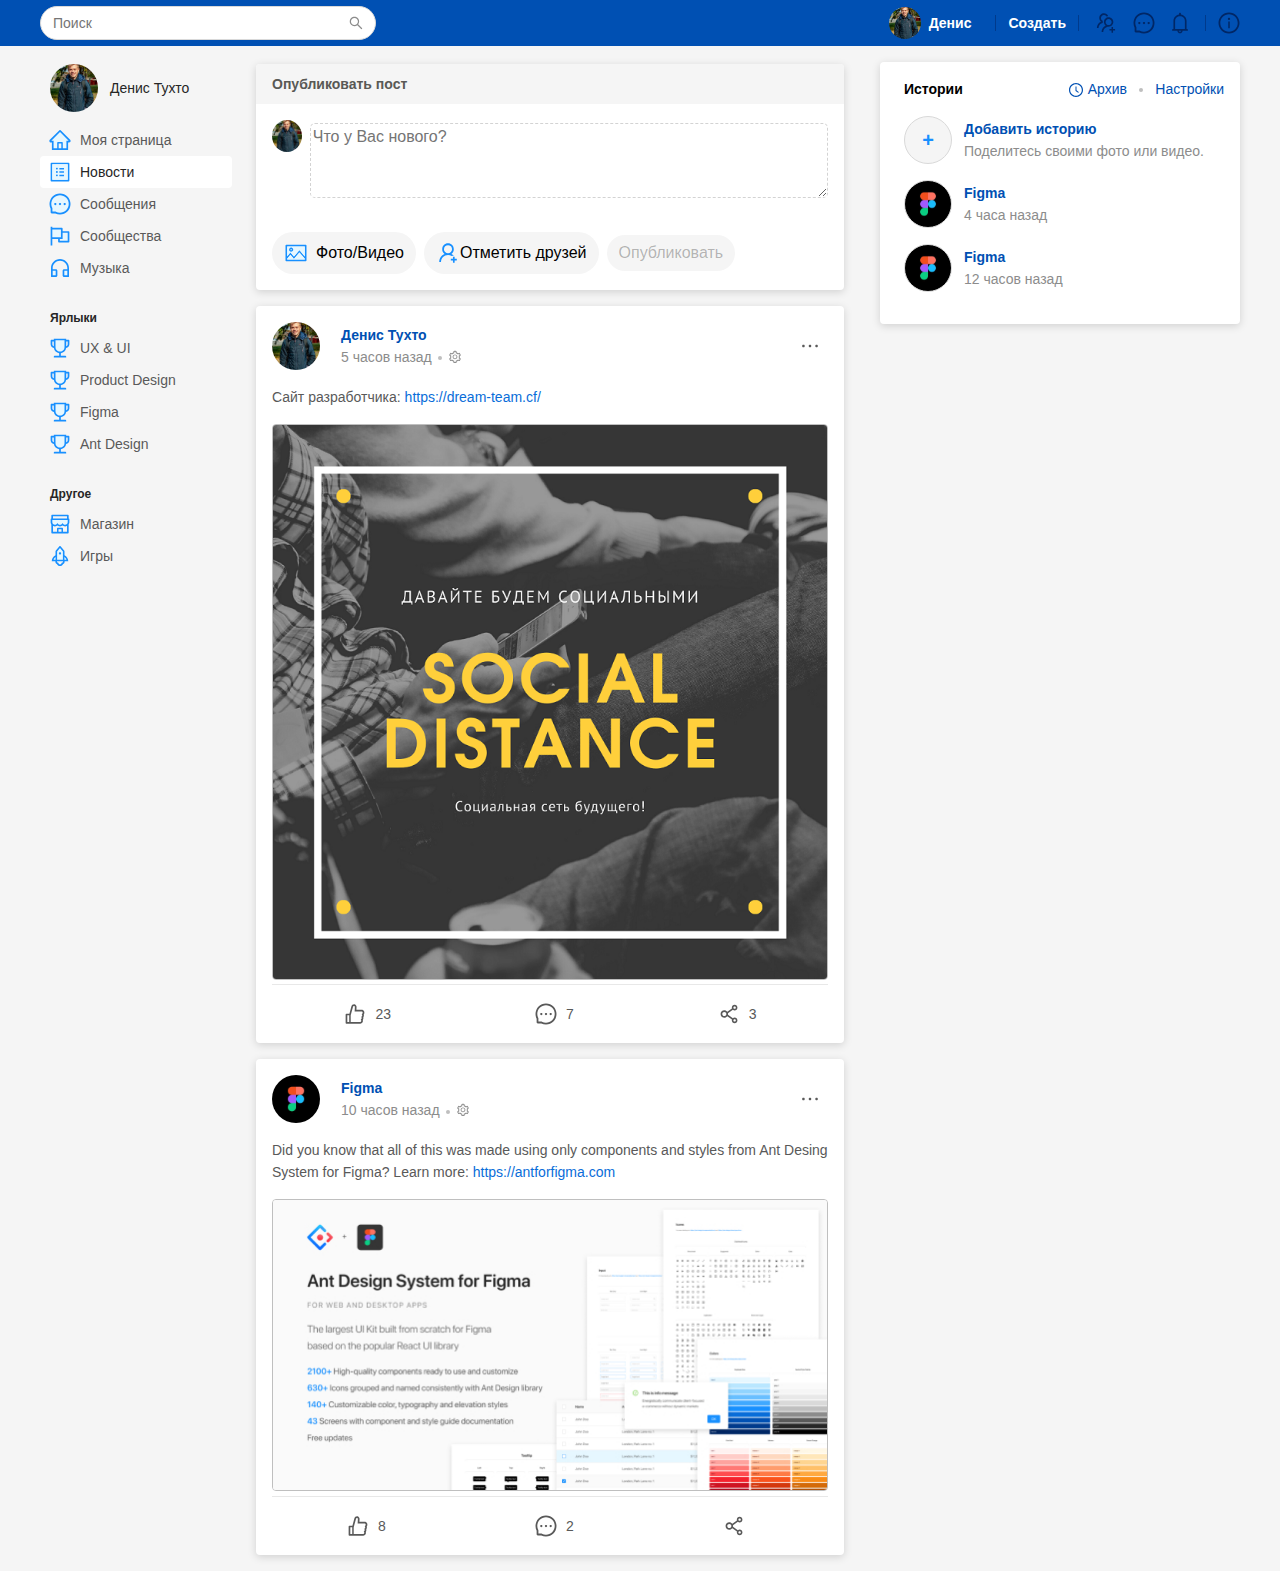
<file: v1.0 creating posts/index.html>
<!DOCTYPE html>
<html lang="ru">

<head>
    <meta charset="UTF-8">
    <meta name="viewport" content="width=device-width, initial-scale=1.0">
    <title>Distance — социальная сеть будущего!</title>
    <link rel="stylesheet" href="css/normalize.css">
    <link rel="stylesheet" href="css/style.css">
    <link rel="shortcut icon" href="img/favicon.ico" type="image/x-icon">
</head>

<body>
    <header class="header">
        <div class="header-block">
            <button class="m-menu">
                <span class="line"></span>
                <span class="line"></span>
                <span class="line"></span>
            </button>
            <div class="search">
                <input type="text" class="search-input" placeholder="Поиск">
            </div>
            <div class="navigation">
                <div class="user">
                    <img src="img/avatar.jpg" alt="avatar" class="user-avatar" id="userAvatar">
                    <span class="user-name">Денис</span>
                </div>
                <div class="navigation-panel">
                    <!-- <a href="#" class="navigation-link">Моя страница</a> -->
                    <a href="#" class="navigation-link">Создать</a>
                </div>
                <div class="icons-panel">
                    <a href="#" class="icon-link">
                        <svg width="20" height="20" class="header-icon">
                            <use xlink:href="img/icons.svg#users"></use>
                        </svg>
                    </a>
                    <a href="#" class="icon-link"><svg class="header-icon" width="22" height="22" viewBox="0 0 22 22"
                            fill="none" xmlns="http://www.w3.org/2000/svg">
                            <path
                                d="M9.87519 11C9.87519 11.2984 9.99372 11.5845 10.2047 11.7955C10.4157 12.0065 10.7018 12.125 11.0002 12.125C11.2986 12.125 11.5847 12.0065 11.7957 11.7955C12.0067 11.5845 12.1252 11.2984 12.1252 11C12.1252 10.7016 12.0067 10.4155 11.7957 10.2045C11.5847 9.99353 11.2986 9.875 11.0002 9.875C10.7018 9.875 10.4157 9.99353 10.2047 10.2045C9.99372 10.4155 9.87519 10.7016 9.87519 11ZM14.5627 11C14.5627 11.2984 14.6812 11.5845 14.8922 11.7955C15.1032 12.0065 15.3893 12.125 15.6877 12.125C15.9861 12.125 16.2722 12.0065 16.4832 11.7955C16.6942 11.5845 16.8127 11.2984 16.8127 11C16.8127 10.7016 16.6942 10.4155 16.4832 10.2045C16.2722 9.99353 15.9861 9.875 15.6877 9.875C15.3893 9.875 15.1032 9.99353 14.8922 10.2045C14.6812 10.4155 14.5627 10.7016 14.5627 11ZM5.18769 11C5.18769 11.2984 5.30622 11.5845 5.5172 11.7955C5.72818 12.0065 6.01433 12.125 6.31269 12.125C6.61106 12.125 6.89721 12.0065 7.10819 11.7955C7.31917 11.5845 7.43769 11.2984 7.43769 11C7.43769 10.7016 7.31917 10.4155 7.10819 10.2045C6.89721 9.99353 6.61106 9.875 6.31269 9.875C6.01433 9.875 5.72818 9.99353 5.5172 10.2045C5.30622 10.4155 5.18769 10.7016 5.18769 11ZM20.6846 6.93125C20.1549 5.67266 19.3955 4.54297 18.4275 3.57266C17.4663 2.60796 16.3253 1.84114 15.0689 1.31563C13.7799 0.774219 12.4111 0.5 11.0002 0.5H10.9533C9.53301 0.507031 8.15723 0.788281 6.86348 1.34141C5.61791 1.87232 4.48753 2.64049 3.53535 3.60312C2.57676 4.57109 1.82441 5.69609 1.3041 6.95C0.765038 8.24844 0.493163 9.62891 0.500194 11.0492C0.508147 12.6769 0.893222 14.2806 1.62519 15.7344V19.2969C1.62519 19.5828 1.73878 19.857 1.94097 20.0592C2.14316 20.2614 2.41738 20.375 2.70332 20.375H6.26816C7.72198 21.107 9.32565 21.492 10.9533 21.5H11.0025C12.4064 21.5 13.7682 21.2281 15.0502 20.6961C16.3002 20.1768 17.437 19.419 18.3971 18.4648C19.365 17.5062 20.1268 16.3859 20.6588 15.1367C21.2119 13.843 21.4932 12.4672 21.5002 11.0469C21.5072 9.61953 21.2307 8.23437 20.6846 6.93125ZM17.1432 17.1969C15.5002 18.8234 13.3205 19.7188 11.0002 19.7188H10.9604C9.54707 19.7117 8.14316 19.3602 6.90332 18.6992L6.70644 18.5938H3.40644V15.2938L3.30098 15.0969C2.64004 13.857 2.28848 12.4531 2.28144 11.0398C2.27207 8.70313 3.16504 6.50937 4.80332 4.85703C6.43926 3.20469 8.62598 2.29063 10.9627 2.28125H11.0025C12.1744 2.28125 13.3111 2.50859 14.3822 2.95859C15.4275 3.39687 16.365 4.02734 17.1713 4.83359C17.9752 5.6375 18.608 6.57734 19.0463 7.62266C19.501 8.70547 19.7283 9.85391 19.7236 11.0398C19.7096 13.3742 18.7932 15.5609 17.1432 17.1969Z" />
                        </svg>
                    </a>
                    <a href="#" class="icon-link"><svg class="header-icon" width="16" height="22" viewBox="0 0 16 22"
                            fill="none" xmlns="http://www.w3.org/2000/svg">
                            <path
                                d="M15.125 17H14.5625V9.03125C14.5625 5.72422 12.118 2.99141 8.9375 2.53672V1.625C8.9375 1.10703 8.51797 0.6875 8 0.6875C7.48203 0.6875 7.0625 1.10703 7.0625 1.625V2.53672C3.88203 2.99141 1.4375 5.72422 1.4375 9.03125V17H0.875C0.460156 17 0.125 17.3352 0.125 17.75V18.5C0.125 18.6031 0.209375 18.6875 0.3125 18.6875H5.375C5.375 20.1359 6.55156 21.3125 8 21.3125C9.44844 21.3125 10.625 20.1359 10.625 18.6875H15.6875C15.7906 18.6875 15.875 18.6031 15.875 18.5V17.75C15.875 17.3352 15.5398 17 15.125 17ZM8 19.8125C7.37891 19.8125 6.875 19.3086 6.875 18.6875H9.125C9.125 19.3086 8.62109 19.8125 8 19.8125ZM3.125 17V9.03125C3.125 7.72813 3.63125 6.50469 4.55234 5.58359C5.47344 4.6625 6.69688 4.15625 8 4.15625C9.30313 4.15625 10.5266 4.6625 11.4477 5.58359C12.3687 6.50469 12.875 7.72813 12.875 9.03125V17H3.125Z" />
                        </svg>
                    </a>
                    <a href="" class="icon-link"><svg class="header-icon" width="22" height="22" viewBox="0 0 22 22"
                            fill="none" xmlns="http://www.w3.org/2000/svg">
                            <path
                                d="M11 0.5C5.20156 0.5 0.5 5.20156 0.5 11C0.5 16.7984 5.20156 21.5 11 21.5C16.7984 21.5 21.5 16.7984 21.5 11C21.5 5.20156 16.7984 0.5 11 0.5ZM11 19.7188C6.18594 19.7188 2.28125 15.8141 2.28125 11C2.28125 6.18594 6.18594 2.28125 11 2.28125C15.8141 2.28125 19.7188 6.18594 19.7188 11C19.7188 15.8141 15.8141 19.7188 11 19.7188Z" />
                            <path
                                d="M9.875 6.875C9.875 7.17337 9.99353 7.45952 10.2045 7.6705C10.4155 7.88147 10.7016 8 11 8C11.2984 8 11.5845 7.88147 11.7955 7.6705C12.0065 7.45952 12.125 7.17337 12.125 6.875C12.125 6.57663 12.0065 6.29048 11.7955 6.0795C11.5845 5.86853 11.2984 5.75 11 5.75C10.7016 5.75 10.4155 5.86853 10.2045 6.0795C9.99353 6.29048 9.875 6.57663 9.875 6.875ZM11.5625 9.5H10.4375C10.3344 9.5 10.25 9.58437 10.25 9.6875V16.0625C10.25 16.1656 10.3344 16.25 10.4375 16.25H11.5625C11.6656 16.25 11.75 16.1656 11.75 16.0625V9.6875C11.75 9.58437 11.6656 9.5 11.5625 9.5Z" />
                        </svg>
                    </a>
                </div>
            </div>
        </div>
    </header>
    <div class="container">
        <div class="menu-sidebar">
            <div class="user">
                <img src="img/avatar.jpg" alt="avatar" class="user-avatar">
                <span class="user-name" id="userName">Денис Тухто</span>
            </div>
            <!-- /.user -->
            <nav class="nav-group">
                <a href="#" class="nav-link">
                    <svg width="24" height="24" viewBox="0 0 24 24" fill="none" xmlns="http://www.w3.org/2000/svg">
                        <path
                            d="M12.0031 4.04531L3.33121 12.7102H5.58121V20.3438H9.18824V15C9.18824 14.482 9.60778 14.0625 10.1257 14.0625H13.8757C14.3937 14.0625 14.8132 14.482 14.8132 15V20.3438H18.4203V12.7102H20.6726L12.5445 4.58672L12.0031 4.04531ZM22.1867 13.957C22.0461 14.0977 21.8797 14.2102 21.6992 14.2828C21.8797 14.2078 22.0461 14.0977 22.1867 13.957ZM1.39762 13.1438C1.51481 13.8539 2.13356 14.3977 2.87653 14.3977H2.89762C2.14996 14.3977 1.51715 13.8586 1.39762 13.1438ZM1.37653 12.8977V12.8531V12.8977ZM1.37887 12.8367C1.38121 12.7641 1.39059 12.6938 1.40231 12.6235C1.38824 12.6914 1.38121 12.7641 1.37887 12.8367Z"
                            fill="#E6F7FF" />
                        <path
                            d="M22.2883 11.9531C22.2883 11.9508 22.286 11.9508 22.286 11.9484L22.2438 11.8992C22.2414 11.8969 22.2391 11.8922 22.2344 11.8898C22.218 11.8711 22.1993 11.8523 22.1828 11.8336L13.1266 2.78436L12.5196 2.17733C12.3813 2.03993 12.1942 1.96282 11.9993 1.96282C11.8043 1.96282 11.6173 2.03993 11.4789 2.17733L1.81566 11.8359C1.64109 12.0096 1.51225 12.2238 1.44066 12.4594L1.4266 12.5086L1.41957 12.5344L1.41254 12.5625C1.40785 12.5789 1.40551 12.5953 1.40316 12.6117C1.40316 12.614 1.40316 12.6187 1.40082 12.6211C1.38676 12.6914 1.37972 12.7617 1.37738 12.8344V12.9117C1.37738 12.9234 1.37738 12.9351 1.37972 12.9469C1.37972 12.9586 1.37972 12.968 1.38207 12.9797C1.38207 12.9914 1.38441 13.0031 1.38441 13.0148C1.38441 13.0289 1.38676 13.043 1.3891 13.057C1.3891 13.064 1.39144 13.0711 1.39144 13.0781L1.39847 13.1367V13.139C1.51801 13.8539 2.15316 14.393 2.89847 14.393H3.89457V22.0312H20.1063V14.3976H21.1235C21.325 14.3976 21.5196 14.3578 21.6977 14.2828C21.8758 14.2078 22.0422 14.0976 22.1852 13.957C22.3248 13.8178 22.4355 13.6523 22.5107 13.4701C22.5859 13.2878 22.6243 13.0925 22.6235 12.8953C22.6235 12.5508 22.5063 12.2203 22.2883 11.9531ZM13.3118 20.3437H10.6868V15.5625H13.3118V20.3437ZM18.4188 12.7101V20.3437H14.8118V15C14.8118 14.482 14.3922 14.0625 13.8743 14.0625H10.1243C9.60629 14.0625 9.18676 14.482 9.18676 15V20.3437H5.57972V12.7101H3.32972L12.0016 4.0453L12.543 4.58671L20.6711 12.7101H18.4188Z"
                            fill="#1890FF" />
                    </svg>
                    <span class="nav-text">Моя страница</span>
                </a>
                <a href="#" class="nav-link active">
                    <svg width="24" height="24" viewBox="0 0 24 24" fill="none" xmlns="http://www.w3.org/2000/svg">
                        <path
                            d="M20.625 2.625H3.375C2.96016 2.625 2.625 2.96016 2.625 3.375V20.625C2.625 21.0398 2.96016 21.375 3.375 21.375H20.625C21.0398 21.375 21.375 21.0398 21.375 20.625V3.375C21.375 2.96016 21.0398 2.625 20.625 2.625ZM19.6875 19.6875H4.3125V4.3125H19.6875V19.6875Z"
                            fill="#1890FF" />
                        <path
                            d="M4.3125 19.6875H19.6875V4.3125H4.3125V19.6875ZM11.3438 8.0625C11.3438 7.95937 11.4281 7.875 11.5312 7.875H15.8438C15.9469 7.875 16.0312 7.95937 16.0312 8.0625V9.1875C16.0312 9.29063 15.9469 9.375 15.8438 9.375H11.5312C11.4281 9.375 11.3438 9.29063 11.3438 9.1875V8.0625ZM11.3438 11.4375C11.3438 11.3344 11.4281 11.25 11.5312 11.25H15.8438C15.9469 11.25 16.0312 11.3344 16.0312 11.4375V12.5625C16.0312 12.6656 15.9469 12.75 15.8438 12.75H11.5312C11.4281 12.75 11.3438 12.6656 11.3438 12.5625V11.4375ZM11.3438 14.8125C11.3438 14.7094 11.4281 14.625 11.5312 14.625H15.8438C15.9469 14.625 16.0312 14.7094 16.0312 14.8125V15.9375C16.0312 16.0406 15.9469 16.125 15.8438 16.125H11.5312C11.4281 16.125 11.3438 16.0406 11.3438 15.9375V14.8125ZM8.90625 7.6875C9.42422 7.6875 9.84375 8.10703 9.84375 8.625C9.84375 9.14297 9.42422 9.5625 8.90625 9.5625C8.38828 9.5625 7.96875 9.14297 7.96875 8.625C7.96875 8.10703 8.38828 7.6875 8.90625 7.6875ZM8.90625 11.0625C9.42422 11.0625 9.84375 11.482 9.84375 12C9.84375 12.518 9.42422 12.9375 8.90625 12.9375C8.38828 12.9375 7.96875 12.518 7.96875 12C7.96875 11.482 8.38828 11.0625 8.90625 11.0625ZM8.90625 14.4375C9.42422 14.4375 9.84375 14.857 9.84375 15.375C9.84375 15.893 9.42422 16.3125 8.90625 16.3125C8.38828 16.3125 7.96875 15.893 7.96875 15.375C7.96875 14.857 8.38828 14.4375 8.90625 14.4375Z"
                            fill="#E6F7FF" />
                        <path
                            d="M7.96875 15.375C7.96875 15.6236 8.06752 15.8621 8.24334 16.0379C8.41915 16.2137 8.65761 16.3125 8.90625 16.3125C9.15489 16.3125 9.39335 16.2137 9.56916 16.0379C9.74498 15.8621 9.84375 15.6236 9.84375 15.375C9.84375 15.1264 9.74498 14.8879 9.56916 14.7121C9.39335 14.5363 9.15489 14.4375 8.90625 14.4375C8.65761 14.4375 8.41915 14.5363 8.24334 14.7121C8.06752 14.8879 7.96875 15.1264 7.96875 15.375ZM7.96875 12C7.96875 12.2486 8.06752 12.4871 8.24334 12.6629C8.41915 12.8387 8.65761 12.9375 8.90625 12.9375C9.15489 12.9375 9.39335 12.8387 9.56916 12.6629C9.74498 12.4871 9.84375 12.2486 9.84375 12C9.84375 11.7514 9.74498 11.5129 9.56916 11.3371C9.39335 11.1613 9.15489 11.0625 8.90625 11.0625C8.65761 11.0625 8.41915 11.1613 8.24334 11.3371C8.06752 11.5129 7.96875 11.7514 7.96875 12ZM7.96875 8.625C7.96875 8.87364 8.06752 9.1121 8.24334 9.28791C8.41915 9.46373 8.65761 9.5625 8.90625 9.5625C9.15489 9.5625 9.39335 9.46373 9.56916 9.28791C9.74498 9.1121 9.84375 8.87364 9.84375 8.625C9.84375 8.37636 9.74498 8.1379 9.56916 7.96209C9.39335 7.78627 9.15489 7.6875 8.90625 7.6875C8.65761 7.6875 8.41915 7.78627 8.24334 7.96209C8.06752 8.1379 7.96875 8.37636 7.96875 8.625ZM11.5312 16.125H15.8438C15.9469 16.125 16.0312 16.0406 16.0312 15.9375V14.8125C16.0312 14.7094 15.9469 14.625 15.8438 14.625H11.5312C11.4281 14.625 11.3438 14.7094 11.3438 14.8125V15.9375C11.3438 16.0406 11.4281 16.125 11.5312 16.125ZM11.5312 12.75H15.8438C15.9469 12.75 16.0312 12.6656 16.0312 12.5625V11.4375C16.0312 11.3344 15.9469 11.25 15.8438 11.25H11.5312C11.4281 11.25 11.3438 11.3344 11.3438 11.4375V12.5625C11.3438 12.6656 11.4281 12.75 11.5312 12.75ZM11.5312 9.375H15.8438C15.9469 9.375 16.0312 9.29062 16.0312 9.1875V8.0625C16.0312 7.95937 15.9469 7.875 15.8438 7.875H11.5312C11.4281 7.875 11.3438 7.95937 11.3438 8.0625V9.1875C11.3438 9.29062 11.4281 9.375 11.5312 9.375Z"
                            fill="#1890FF" />
                    </svg>
                    <span class="nav-text">Новости</span>
                </a>
                <a href="#" class="nav-link">
                    <svg width="24" height="24" viewBox="0 0 24 24" fill="none" xmlns="http://www.w3.org/2000/svg">
                        <path
                            d="M18.1719 5.83371C17.3735 5.03264 16.426 4.39565 15.3828 3.95871C14.3129 3.50917 13.1637 3.27885 12.0031 3.28136H11.9633C9.62659 3.29074 7.43987 4.2048 5.80393 5.85714C4.16565 7.50949 3.27268 9.70324 3.28206 12.04C3.28909 13.4532 3.64065 14.8571 4.30159 16.097L4.40706 16.2939V19.5939H7.70706L7.90393 19.6993C9.14377 20.3603 10.5477 20.7118 11.961 20.7189H12.0008C14.3211 20.7189 16.5008 19.8235 18.1438 18.197C19.7938 16.561 20.7102 14.3743 20.7242 12.04C20.7289 10.854 20.5016 9.70558 20.0469 8.62277C19.6097 7.57975 18.9727 6.63229 18.1719 5.83371ZM7.31331 13.1251C7.01891 13.1191 6.73861 12.9979 6.53253 12.7876C6.32646 12.5773 6.21104 12.2946 6.21104 12.0001C6.21104 11.7057 6.32646 11.4229 6.53253 11.2126C6.73861 11.0023 7.01891 10.8811 7.31331 10.8751C7.6077 10.8811 7.88801 11.0023 8.09408 11.2126C8.30015 11.4229 8.41558 11.7057 8.41558 12.0001C8.41558 12.2946 8.30015 12.5773 8.09408 12.7876C7.88801 12.9979 7.6077 13.1191 7.31331 13.1251ZM12.0008 13.1251C11.7064 13.1191 11.4261 12.9979 11.22 12.7876C11.014 12.5773 10.8985 12.2946 10.8985 12.0001C10.8985 11.7057 11.014 11.4229 11.22 11.2126C11.4261 11.0023 11.7064 10.8811 12.0008 10.8751C12.2952 10.8811 12.5755 11.0023 12.7816 11.2126C12.9877 11.4229 13.1031 11.7057 13.1031 12.0001C13.1031 12.2946 12.9877 12.5773 12.7816 12.7876C12.5755 12.9979 12.2952 13.1191 12.0008 13.1251ZM16.6883 13.1251C16.3939 13.1191 16.1136 12.9979 15.9075 12.7876C15.7015 12.5773 15.586 12.2946 15.586 12.0001C15.586 11.7057 15.7015 11.4229 15.9075 11.2126C16.1136 11.0023 16.3939 10.8811 16.6883 10.8751C16.9827 10.8811 17.263 11.0023 17.4691 11.2126C17.6752 11.4229 17.7906 11.7057 17.7906 12.0001C17.7906 12.2946 17.6752 12.5773 17.4691 12.7876C17.263 12.9979 16.9827 13.1191 16.6883 13.1251Z"
                            fill="#E6F7FF" />
                        <path
                            d="M15.5625 12C15.5625 12.2984 15.681 12.5845 15.892 12.7955C16.103 13.0065 16.3891 13.125 16.6875 13.125C16.9859 13.125 17.272 13.0065 17.483 12.7955C17.694 12.5845 17.8125 12.2984 17.8125 12C17.8125 11.7016 17.694 11.4155 17.483 11.2045C17.272 10.9935 16.9859 10.875 16.6875 10.875C16.3891 10.875 16.103 10.9935 15.892 11.2045C15.681 11.4155 15.5625 11.7016 15.5625 12ZM6.1875 12C6.1875 12.2984 6.30603 12.5845 6.517 12.7955C6.72798 13.0065 7.01413 13.125 7.3125 13.125C7.61087 13.125 7.89702 13.0065 8.108 12.7955C8.31897 12.5845 8.4375 12.2984 8.4375 12C8.4375 11.7016 8.31897 11.4155 8.108 11.2045C7.89702 10.9935 7.61087 10.875 7.3125 10.875C7.01413 10.875 6.72798 10.9935 6.517 11.2045C6.30603 11.4155 6.1875 11.7016 6.1875 12Z"
                            fill="#1890FF" />
                        <path
                            d="M21.6846 7.93125C21.1549 6.67266 20.3955 5.54297 19.4275 4.57266C18.4663 3.60796 17.3253 2.84114 16.0689 2.31563C14.7799 1.77422 13.4111 1.5 12.0002 1.5H11.9533C10.533 1.50703 9.15723 1.78828 7.86348 2.34141C6.61791 2.87232 5.48753 3.64049 4.53535 4.60312C3.57676 5.57109 2.82441 6.69609 2.3041 7.95C1.76504 9.24844 1.49316 10.6289 1.50019 12.0492C1.50815 13.6769 1.89322 15.2806 2.62519 16.7344V20.2969C2.62519 20.5828 2.73878 20.857 2.94097 21.0592C3.14316 21.2614 3.41738 21.375 3.70332 21.375H7.26816C8.72198 22.107 10.3257 22.492 11.9533 22.5H12.0025C13.4064 22.5 14.7682 22.2281 16.0502 21.6961C17.3002 21.1768 18.437 20.419 19.3971 19.4648C20.365 18.5063 21.1268 17.3859 21.6588 16.1367C22.2119 14.843 22.4932 13.4672 22.5002 12.0469C22.5072 10.6195 22.2307 9.23438 21.6846 7.93125ZM18.1432 18.1969C16.5002 19.8234 14.3205 20.7188 12.0002 20.7188H11.9604C10.5471 20.7117 9.14316 20.3602 7.90332 19.6992L7.70644 19.5938H4.40644V16.2938L4.30098 16.0969C3.64004 14.857 3.28848 13.4531 3.28144 12.0398C3.27207 9.70312 4.16504 7.50937 5.80332 5.85703C7.43926 4.20469 9.62598 3.29062 11.9627 3.28125H12.0025C13.1744 3.28125 14.3111 3.50859 15.3822 3.95859C16.4275 4.39687 17.365 5.02734 18.1713 5.83359C18.9752 6.6375 19.608 7.57734 20.0463 8.62266C20.501 9.70547 20.7283 10.8539 20.7236 12.0398C20.7096 14.3742 19.7932 16.5609 18.1432 18.1969Z"
                            fill="#1890FF" />
                        <path
                            d="M10.875 12C10.875 12.2984 10.9935 12.5845 11.2045 12.7955C11.4155 13.0065 11.7016 13.125 12 13.125C12.2984 13.125 12.5845 13.0065 12.7955 12.7955C13.0065 12.5845 13.125 12.2984 13.125 12C13.125 11.7016 13.0065 11.4155 12.7955 11.2045C12.5845 10.9935 12.2984 10.875 12 10.875C11.7016 10.875 11.4155 10.9935 11.2045 11.2045C10.9935 11.4155 10.875 11.7016 10.875 12Z"
                            fill="#1890FF" />
                    </svg>
                    <span class="nav-text">Сообщения</span>
                </a>
                <a href="#" class="nav-link">
                    <svg width="24" height="24" viewBox="0 0 24 24" fill="none" xmlns="http://www.w3.org/2000/svg">
                        <path d="M4.3125 5.4375H12.9375V13.3125H4.3125V5.4375Z" fill="#E6F7FF" />
                        <path
                            d="M14.625 14.8125C14.625 14.9156 14.5406 15 14.4375 15H11.8125V16.7109H19.6875V8.83594H14.625V14.8125Z"
                            fill="#E6F7FF" />
                        <path
                            d="M20.625 7.14844H14.625V4.5C14.625 4.08516 14.2898 3.75 13.875 3.75H4.3125V2.8125C4.3125 2.70937 4.22812 2.625 4.125 2.625H2.8125C2.70937 2.625 2.625 2.70937 2.625 2.8125V21.1875C2.625 21.2906 2.70937 21.375 2.8125 21.375H4.125C4.22812 21.375 4.3125 21.2906 4.3125 21.1875V15H10.125V17.6484C10.125 18.0633 10.4602 18.3984 10.875 18.3984H20.625C21.0398 18.3984 21.375 18.0633 21.375 17.6484V7.89844C21.375 7.48359 21.0398 7.14844 20.625 7.14844ZM4.3125 13.3125V5.4375H12.9375V13.3125H4.3125ZM19.6875 16.7109H11.8125V15H14.4375C14.5406 15 14.625 14.9156 14.625 14.8125V8.83594H19.6875V16.7109Z"
                            fill="#1890FF" />
                    </svg>
                    <span class="nav-text">Сообщества</span>
                </a>
                <a href="#" class="nav-link">
                    <svg width="24" height="24" viewBox="0 0 24 24" fill="none" xmlns="http://www.w3.org/2000/svg">
                        <path
                            d="M16.3125 14.8125H19.3125V19.3125H16.3125V14.8125ZM4.6875 14.8125H7.6875V19.3125H4.6875V14.8125Z"
                            fill="#E6F7FF" />
                        <path
                            d="M12 3C7.02891 3 3 7.02891 3 12V20.4375C3 20.7492 3.25078 21 3.5625 21H7.875C8.70234 21 9.375 20.3273 9.375 19.5V14.625C9.375 13.7977 8.70234 13.125 7.875 13.125H4.6875V12C4.6875 7.96172 7.96172 4.6875 12 4.6875C16.0383 4.6875 19.3125 7.96172 19.3125 12V13.125H16.125C15.2977 13.125 14.625 13.7977 14.625 14.625V19.5C14.625 20.3273 15.2977 21 16.125 21H20.4375C20.7492 21 21 20.7492 21 20.4375V12C21 7.02891 16.9711 3 12 3ZM7.6875 14.8125V19.3125H4.6875V14.8125H7.6875ZM19.3125 19.3125H16.3125V14.8125H19.3125V19.3125Z"
                            fill="#1890FF" />
                    </svg>
                    <span class="nav-text">Музыка</span>
                </a>
            </nav>
            <nav class="nav-group">
                <h3 class="nav-title">Ярлыки</h3>
                <a href="#" class="nav-link">
                    <svg width="24" height="24" viewBox="0 0 24 24" fill="none" xmlns="http://www.w3.org/2000/svg">
                        <path
                            d="M7.5 11.25C7.5 12.4008 7.94766 13.4836 8.76328 14.2992C9.57656 15.1148 10.6617 15.5625 11.8125 15.5625H12.1875C13.3383 15.5625 14.4211 15.1148 15.2367 14.2992C16.0523 13.4859 16.5 12.4008 16.5 11.25V4.3125H7.5V11.25ZM4.3125 8.25C4.3125 9.21094 4.94297 10.0266 5.8125 10.3031C4.94297 10.0242 4.3125 9.20859 4.3125 8.25ZM12.8438 17.2148C15.5859 16.9172 17.775 14.7703 18.1359 12.0469C17.7727 14.7703 15.5859 16.9148 12.8438 17.2148ZM5.86406 12.0469C6.225 14.7703 8.41406 16.9172 11.1562 17.2148C8.41406 16.9148 6.22734 14.7703 5.86406 12.0469Z"
                            fill="#E6F7FF" />
                        <path
                            d="M20.3438 3.75H18.1875V2.8125C18.1875 2.70937 18.1031 2.625 18 2.625H6C5.89687 2.625 5.8125 2.70937 5.8125 2.8125V3.75H3.65625C3.38275 3.75 3.12044 3.85865 2.92705 4.05205C2.73365 4.24544 2.625 4.50775 2.625 4.78125V8.25C2.625 10.1648 4.03125 11.7563 5.86406 12.0469C6.22734 14.7703 8.41406 16.9148 11.1562 17.2148V19.6805H6.5625C6.14766 19.6805 5.8125 20.0156 5.8125 20.4305V21.1875C5.8125 21.2906 5.89687 21.375 6 21.375H18C18.1031 21.375 18.1875 21.2906 18.1875 21.1875V20.4305C18.1875 20.0156 17.8523 19.6805 17.4375 19.6805H12.8438V17.2148C15.5859 16.9148 17.7727 14.7703 18.1359 12.0469C19.9688 11.7563 21.375 10.1648 21.375 8.25V4.78125C21.375 4.50775 21.2663 4.24544 21.073 4.05205C20.8796 3.85865 20.6173 3.75 20.3438 3.75ZM5.8125 10.3031C5.37714 10.1641 4.99723 9.89025 4.72762 9.52122C4.45801 9.15219 4.31264 8.70703 4.3125 8.25V5.4375H5.8125V10.3031ZM16.5 11.25C16.5 12.4008 16.0523 13.4859 15.2367 14.2992C14.4211 15.1148 13.3383 15.5625 12.1875 15.5625H11.8125C10.6617 15.5625 9.57656 15.1148 8.76328 14.2992C7.94766 13.4836 7.5 12.4008 7.5 11.25V4.3125H16.5V11.25ZM19.6875 8.25C19.6875 9.21094 19.057 10.0266 18.1875 10.3031V5.4375H19.6875V8.25Z"
                            fill="#1890FF" />
                    </svg>
                    <span class="nav-text">UX & UI</span>
                </a>
                <a href="#" class="nav-link">
                    <svg width="24" height="24" viewBox="0 0 24 24" fill="none" xmlns="http://www.w3.org/2000/svg">
                        <path
                            d="M7.5 11.25C7.5 12.4008 7.94766 13.4836 8.76328 14.2992C9.57656 15.1148 10.6617 15.5625 11.8125 15.5625H12.1875C13.3383 15.5625 14.4211 15.1148 15.2367 14.2992C16.0523 13.4859 16.5 12.4008 16.5 11.25V4.3125H7.5V11.25ZM4.3125 8.25C4.3125 9.21094 4.94297 10.0266 5.8125 10.3031C4.94297 10.0242 4.3125 9.20859 4.3125 8.25ZM12.8438 17.2148C15.5859 16.9172 17.775 14.7703 18.1359 12.0469C17.7727 14.7703 15.5859 16.9148 12.8438 17.2148ZM5.86406 12.0469C6.225 14.7703 8.41406 16.9172 11.1562 17.2148C8.41406 16.9148 6.22734 14.7703 5.86406 12.0469Z"
                            fill="#E6F7FF" />
                        <path
                            d="M20.3438 3.75H18.1875V2.8125C18.1875 2.70937 18.1031 2.625 18 2.625H6C5.89687 2.625 5.8125 2.70937 5.8125 2.8125V3.75H3.65625C3.38275 3.75 3.12044 3.85865 2.92705 4.05205C2.73365 4.24544 2.625 4.50775 2.625 4.78125V8.25C2.625 10.1648 4.03125 11.7563 5.86406 12.0469C6.22734 14.7703 8.41406 16.9148 11.1562 17.2148V19.6805H6.5625C6.14766 19.6805 5.8125 20.0156 5.8125 20.4305V21.1875C5.8125 21.2906 5.89687 21.375 6 21.375H18C18.1031 21.375 18.1875 21.2906 18.1875 21.1875V20.4305C18.1875 20.0156 17.8523 19.6805 17.4375 19.6805H12.8438V17.2148C15.5859 16.9148 17.7727 14.7703 18.1359 12.0469C19.9688 11.7563 21.375 10.1648 21.375 8.25V4.78125C21.375 4.50775 21.2663 4.24544 21.073 4.05205C20.8796 3.85865 20.6173 3.75 20.3438 3.75ZM5.8125 10.3031C5.37714 10.1641 4.99723 9.89025 4.72762 9.52122C4.45801 9.15219 4.31264 8.70703 4.3125 8.25V5.4375H5.8125V10.3031ZM16.5 11.25C16.5 12.4008 16.0523 13.4859 15.2367 14.2992C14.4211 15.1148 13.3383 15.5625 12.1875 15.5625H11.8125C10.6617 15.5625 9.57656 15.1148 8.76328 14.2992C7.94766 13.4836 7.5 12.4008 7.5 11.25V4.3125H16.5V11.25ZM19.6875 8.25C19.6875 9.21094 19.057 10.0266 18.1875 10.3031V5.4375H19.6875V8.25Z"
                            fill="#1890FF" />
                    </svg>
                    <span class="nav-text">Product Design</span>
                </a>
                <a href="#" class="nav-link">
                    <svg width="24" height="24" viewBox="0 0 24 24" fill="none" xmlns="http://www.w3.org/2000/svg">
                        <path
                            d="M7.5 11.25C7.5 12.4008 7.94766 13.4836 8.76328 14.2992C9.57656 15.1148 10.6617 15.5625 11.8125 15.5625H12.1875C13.3383 15.5625 14.4211 15.1148 15.2367 14.2992C16.0523 13.4859 16.5 12.4008 16.5 11.25V4.3125H7.5V11.25ZM4.3125 8.25C4.3125 9.21094 4.94297 10.0266 5.8125 10.3031C4.94297 10.0242 4.3125 9.20859 4.3125 8.25ZM12.8438 17.2148C15.5859 16.9172 17.775 14.7703 18.1359 12.0469C17.7727 14.7703 15.5859 16.9148 12.8438 17.2148ZM5.86406 12.0469C6.225 14.7703 8.41406 16.9172 11.1562 17.2148C8.41406 16.9148 6.22734 14.7703 5.86406 12.0469Z"
                            fill="#E6F7FF" />
                        <path
                            d="M20.3438 3.75H18.1875V2.8125C18.1875 2.70937 18.1031 2.625 18 2.625H6C5.89687 2.625 5.8125 2.70937 5.8125 2.8125V3.75H3.65625C3.38275 3.75 3.12044 3.85865 2.92705 4.05205C2.73365 4.24544 2.625 4.50775 2.625 4.78125V8.25C2.625 10.1648 4.03125 11.7563 5.86406 12.0469C6.22734 14.7703 8.41406 16.9148 11.1562 17.2148V19.6805H6.5625C6.14766 19.6805 5.8125 20.0156 5.8125 20.4305V21.1875C5.8125 21.2906 5.89687 21.375 6 21.375H18C18.1031 21.375 18.1875 21.2906 18.1875 21.1875V20.4305C18.1875 20.0156 17.8523 19.6805 17.4375 19.6805H12.8438V17.2148C15.5859 16.9148 17.7727 14.7703 18.1359 12.0469C19.9688 11.7563 21.375 10.1648 21.375 8.25V4.78125C21.375 4.50775 21.2663 4.24544 21.073 4.05205C20.8796 3.85865 20.6173 3.75 20.3438 3.75ZM5.8125 10.3031C5.37714 10.1641 4.99723 9.89025 4.72762 9.52122C4.45801 9.15219 4.31264 8.70703 4.3125 8.25V5.4375H5.8125V10.3031ZM16.5 11.25C16.5 12.4008 16.0523 13.4859 15.2367 14.2992C14.4211 15.1148 13.3383 15.5625 12.1875 15.5625H11.8125C10.6617 15.5625 9.57656 15.1148 8.76328 14.2992C7.94766 13.4836 7.5 12.4008 7.5 11.25V4.3125H16.5V11.25ZM19.6875 8.25C19.6875 9.21094 19.057 10.0266 18.1875 10.3031V5.4375H19.6875V8.25Z"
                            fill="#1890FF" />
                    </svg>
                    <span class="nav-text">Figma</span>
                </a>
                <a href="#" class="nav-link">
                    <svg width="24" height="24" viewBox="0 0 24 24" fill="none" xmlns="http://www.w3.org/2000/svg">
                        <path
                            d="M7.5 11.25C7.5 12.4008 7.94766 13.4836 8.76328 14.2992C9.57656 15.1148 10.6617 15.5625 11.8125 15.5625H12.1875C13.3383 15.5625 14.4211 15.1148 15.2367 14.2992C16.0523 13.4859 16.5 12.4008 16.5 11.25V4.3125H7.5V11.25ZM4.3125 8.25C4.3125 9.21094 4.94297 10.0266 5.8125 10.3031C4.94297 10.0242 4.3125 9.20859 4.3125 8.25ZM12.8438 17.2148C15.5859 16.9172 17.775 14.7703 18.1359 12.0469C17.7727 14.7703 15.5859 16.9148 12.8438 17.2148ZM5.86406 12.0469C6.225 14.7703 8.41406 16.9172 11.1562 17.2148C8.41406 16.9148 6.22734 14.7703 5.86406 12.0469Z"
                            fill="#E6F7FF" />
                        <path
                            d="M20.3438 3.75H18.1875V2.8125C18.1875 2.70937 18.1031 2.625 18 2.625H6C5.89687 2.625 5.8125 2.70937 5.8125 2.8125V3.75H3.65625C3.38275 3.75 3.12044 3.85865 2.92705 4.05205C2.73365 4.24544 2.625 4.50775 2.625 4.78125V8.25C2.625 10.1648 4.03125 11.7563 5.86406 12.0469C6.22734 14.7703 8.41406 16.9148 11.1562 17.2148V19.6805H6.5625C6.14766 19.6805 5.8125 20.0156 5.8125 20.4305V21.1875C5.8125 21.2906 5.89687 21.375 6 21.375H18C18.1031 21.375 18.1875 21.2906 18.1875 21.1875V20.4305C18.1875 20.0156 17.8523 19.6805 17.4375 19.6805H12.8438V17.2148C15.5859 16.9148 17.7727 14.7703 18.1359 12.0469C19.9688 11.7563 21.375 10.1648 21.375 8.25V4.78125C21.375 4.50775 21.2663 4.24544 21.073 4.05205C20.8796 3.85865 20.6173 3.75 20.3438 3.75ZM5.8125 10.3031C5.37714 10.1641 4.99723 9.89025 4.72762 9.52122C4.45801 9.15219 4.31264 8.70703 4.3125 8.25V5.4375H5.8125V10.3031ZM16.5 11.25C16.5 12.4008 16.0523 13.4859 15.2367 14.2992C14.4211 15.1148 13.3383 15.5625 12.1875 15.5625H11.8125C10.6617 15.5625 9.57656 15.1148 8.76328 14.2992C7.94766 13.4836 7.5 12.4008 7.5 11.25V4.3125H16.5V11.25ZM19.6875 8.25C19.6875 9.21094 19.057 10.0266 18.1875 10.3031V5.4375H19.6875V8.25Z"
                            fill="#1890FF" />
                    </svg>
                    <span class="nav-text">Ant Design</span>
                </a>
            </nav>
            <nav class="nav-group">
                <h3 class="nav-title">Другое</h3>
                <a href="#" class="nav-link">
                    <svg width="24" height="24" viewBox="0 0 24 24" fill="none" xmlns="http://www.w3.org/2000/svg">
                        <path
                            d="M19.6758 8.0625H4.32422C4.31719 8.0625 4.3125 8.06719 4.3125 8.07422V10.2117C4.3125 11.6133 5.46094 12.75 6.87422 12.75C7.82812 12.75 8.66016 12.2344 9.10312 11.468C9.17109 11.3484 9.3 11.2734 9.43828 11.2734C9.57656 11.2734 9.70312 11.3484 9.77344 11.468C10.2141 12.2344 11.0461 12.75 12 12.75C12.9563 12.75 13.7906 12.232 14.2289 11.4633C14.2969 11.3461 14.4211 11.2734 14.5547 11.2734H14.5687C14.7047 11.2734 14.8266 11.3461 14.8945 11.4633C15.3352 12.232 16.1695 12.75 17.1258 12.75C18.5391 12.75 19.6875 11.6133 19.6875 10.2117V8.07422C19.6875 8.06719 19.6828 8.0625 19.6758 8.0625Z"
                            fill="#E6F7FF" />
                        <path
                            d="M20.6723 6.37734V3.375C20.6723 2.96016 20.3371 2.625 19.9223 2.625H4.07851C3.66366 2.625 3.32851 2.96016 3.32851 3.375V6.37734C2.9371 6.40078 2.62538 6.72656 2.62538 7.125V10.2117C2.62388 10.779 2.73875 11.3406 2.96288 11.8617C3.06366 12.1008 3.18788 12.3258 3.32851 12.5391V20.625C3.32851 21.0375 3.66366 21.375 4.07851 21.375H19.9223C20.3371 21.375 20.6723 21.0398 20.6723 20.625V12.5391C20.8151 12.3252 20.9375 12.0985 21.0379 11.8617C21.2605 11.3391 21.3754 10.7836 21.3754 10.2117V7.125C21.3754 6.72656 21.0637 6.40078 20.6723 6.37734ZM5.01601 4.3125H18.9848V6.375H5.01601V4.3125ZM13.5004 19.6898H10.5004V17.25H13.5004V19.6898ZM18.9941 19.6898H15.0004V16.5C15.0004 16.0852 14.6652 15.75 14.2504 15.75H9.75038C9.33554 15.75 9.00038 16.0852 9.00038 16.5V19.6898H5.01601V14.0133C5.08397 14.0461 5.15429 14.0789 5.22694 14.107C5.7496 14.3273 6.30507 14.4375 6.87694 14.4375C7.44882 14.4375 8.00194 14.3273 8.52694 14.107C8.85038 13.9711 9.15507 13.7977 9.43397 13.5891C9.43866 13.5867 9.44335 13.5867 9.44804 13.5891C9.72781 13.7985 10.0325 13.9725 10.3551 14.107C10.8777 14.3273 11.4332 14.4375 12.0051 14.4375C12.5769 14.4375 13.1301 14.3273 13.6551 14.107C13.9785 13.9711 14.2832 13.7977 14.5621 13.5891C14.5668 13.5867 14.5715 13.5867 14.5762 13.5891C14.8559 13.7985 15.1606 13.9725 15.4832 14.107C16.0058 14.3273 16.5613 14.4375 17.1332 14.4375C17.7051 14.4375 18.2582 14.3273 18.7832 14.107C18.8535 14.0766 18.9238 14.0461 18.9941 14.0133V19.6898ZM19.6879 10.2117C19.6879 11.6133 18.5394 12.75 17.1262 12.75C16.1699 12.75 15.3355 12.232 14.8949 11.4633C14.8269 11.3461 14.7051 11.2734 14.5691 11.2734H14.5551C14.4215 11.2734 14.2973 11.3461 14.2293 11.4633C14.0044 11.8554 13.6798 12.1811 13.2883 12.4071C12.8968 12.6331 12.4524 12.7514 12.0004 12.75C11.0465 12.75 10.2144 12.2344 9.77382 11.468C9.70351 11.3484 9.57694 11.2734 9.43866 11.2734C9.30038 11.2734 9.17147 11.3484 9.10351 11.468C8.87734 11.8586 8.55224 12.1828 8.16096 12.4079C7.76967 12.6329 7.326 12.7509 6.8746 12.75C5.46132 12.75 4.31288 11.6133 4.31288 10.2117V8.07422C4.31288 8.06719 4.31757 8.0625 4.3246 8.0625H19.6762C19.6832 8.0625 19.6879 8.06719 19.6879 8.07422V10.2117Z"
                            fill="#1890FF" />
                    </svg>
                    <span class="nav-text">Магазин</span>
                </a>
                <a href="#" class="nav-link">
                    <svg width="24" height="24" viewBox="0 0 24 24" fill="none" xmlns="http://www.w3.org/2000/svg">
                        <path
                            d="M6.13434 14.5643C5.91403 14.9064 5.7359 15.2744 5.60699 15.6564H7.59449V13.0947C7.01324 13.4744 6.51637 13.9736 6.13434 14.5643ZM16.407 13.0947V15.6564H18.3945C18.2656 15.2744 18.0875 14.9064 17.8671 14.5643C17.4893 13.9771 16.9917 13.4763 16.407 13.0947ZM14.907 7.47207L12.0007 4.02676L9.09449 7.47207V15.6564H14.907V7.47207ZM12.0007 10.5002C11.7064 10.4942 11.426 10.373 11.22 10.1627C11.0139 9.95237 10.8985 9.66965 10.8985 9.37519C10.8985 9.08074 11.0139 8.79802 11.22 8.58769C11.426 8.37737 11.7064 8.2562 12.0007 8.25019C12.2951 8.2562 12.5754 8.37737 12.7815 8.58769C12.9876 8.79802 13.103 9.08074 13.103 9.37519C13.103 9.66965 12.9876 9.95237 12.7815 10.1627C12.5754 10.373 12.2951 10.4942 12.0007 10.5002Z"
                            fill="#E6F7FF" />
                        <path
                            d="M20.25 17.25C20.25 14.6344 18.7172 12.375 16.5 11.3227V7.43672C16.5 7.08281 16.3758 6.74063 16.1461 6.47109L12.5742 2.23594C12.4242 2.05781 12.2109 1.96875 12 1.96875C11.7891 1.96875 11.5758 2.05781 11.4258 2.23594L7.85391 6.47109C7.62578 6.74118 7.50043 7.08318 7.5 7.43672V11.3227C5.28281 12.375 3.75 14.6344 3.75 17.25H7.41797C7.36406 17.4187 7.33594 17.6016 7.33594 17.8078C7.33594 18.3258 7.51406 18.832 7.8375 19.2328C8.1015 19.5606 8.45115 19.8088 8.84766 19.95C9.38906 21.2156 10.6195 22.0312 12 22.0312C12.682 22.0312 13.343 21.8297 13.9078 21.45C14.4609 21.0797 14.8898 20.5617 15.15 19.95C15.5463 19.8097 15.896 19.5623 16.1602 19.2352C16.484 18.8307 16.6609 18.3283 16.6617 17.8102C16.6617 17.6133 16.6359 17.4258 16.5891 17.2523L20.25 17.25ZM7.59375 15.6562H5.60625C5.73516 15.2742 5.91328 14.9063 6.13359 14.5641C6.51563 13.9734 7.0125 13.4742 7.59375 13.0945V15.6562ZM9.09375 11.3227V7.47187L12 4.02656L14.9062 7.47187V15.6562H9.09375V11.3227ZM14.7211 18.3797C14.5992 18.45 14.4586 18.4781 14.3203 18.4594L13.8633 18.4031L13.7977 18.8578C13.6711 19.7461 12.8977 20.4164 12 20.4164C11.1023 20.4164 10.3289 19.7461 10.2023 18.8578L10.1367 18.4008L9.67969 18.4594C9.54074 18.4759 9.40017 18.4472 9.27891 18.3773C9.075 18.2602 8.94844 18.0422 8.94844 17.8055C8.94844 17.557 9.08672 17.3508 9.29062 17.2477H14.7117C14.918 17.3531 15.0539 17.5594 15.0539 17.8055C15.0516 18.0445 14.925 18.2648 14.7211 18.3797ZM16.4062 15.6562V13.0945C16.991 13.4761 17.4886 13.9769 17.8664 14.5641C18.0867 14.9063 18.2648 15.2742 18.3937 15.6562H16.4062Z"
                            fill="#1890FF" />
                        <path
                            d="M10.875 9.375C10.875 9.67337 10.9935 9.95952 11.2045 10.1705C11.4155 10.3815 11.7016 10.5 12 10.5C12.2984 10.5 12.5845 10.3815 12.7955 10.1705C13.0065 9.95952 13.125 9.67337 13.125 9.375C13.125 9.07663 13.0065 8.79048 12.7955 8.5795C12.5845 8.36853 12.2984 8.25 12 8.25C11.7016 8.25 11.4155 8.36853 11.2045 8.5795C10.9935 8.79048 10.875 9.07663 10.875 9.375Z"
                            fill="#1890FF" />
                    </svg>
                    <span class="nav-text">Игры</span>
                </a>
            </nav>
        </div>
        <!-- /.menu-sidebar -->
        <div class="main-feed">
            <div class="create-post" id="create-post">
                <div class="create-post-header">
                    <h4 class="create-post-title">Опубликовать пост</h4>
                </div>
                <!-- /.header -->
                <div class="create-post-body">
                    <img src="img/avatar.jpg" alt="avatar" class="user-avatar">
                    <textarea class="create-post-input" placeholder="Что у Вас нового?" rows="4" id="userPostMessage" minlength="1"></textarea>
                </div>
                <!-- /.body -->
                <div class="create-post-footer">
                    <button class="tag"><svg class="tag-icon" width="24" height="24" viewBox="0 0 24 24" fill="none"
                            xmlns="http://www.w3.org/2000/svg">
                            <path
                                d="M21.75 3.75H2.25C1.83516 3.75 1.5 4.08516 1.5 4.5V19.5C1.5 19.9148 1.83516 20.25 2.25 20.25H21.75C22.1648 20.25 22.5 19.9148 22.5 19.5V4.5C22.5 4.08516 22.1648 3.75 21.75 3.75ZM20.8125 18.5625H3.1875V17.6273L6.43359 13.7766L9.95156 17.9484L15.4242 11.4609L20.8125 17.85V18.5625ZM20.8125 15.5203L15.5672 9.3C15.4922 9.21094 15.3562 9.21094 15.2812 9.3L9.95156 15.6188L6.57656 11.618C6.50156 11.5289 6.36562 11.5289 6.29062 11.618L3.1875 15.2977V5.4375H20.8125V15.5203Z"
                                fill="#1890FF" />
                            <path
                                d="M9.95156 17.9484L6.43359 13.7766L3.1875 17.6273V18.5625H20.8125V17.85L15.4242 11.4609L9.95156 17.9484Z"
                                fill="#E6F7FF" />
                            <path
                                d="M3.1875 15.2977L6.29062 11.618C6.36562 11.5289 6.50156 11.5289 6.57656 11.618L9.95156 15.6188L15.2812 9.3C15.3562 9.21094 15.4922 9.21094 15.5672 9.3L20.8125 15.5203V5.4375H3.1875V15.2977ZM7.125 6.5625C7.39585 6.5625 7.66405 6.61585 7.91428 6.7195C8.16452 6.82315 8.39189 6.97507 8.58341 7.16659C8.77493 7.35811 8.92685 7.58548 9.0305 7.83572C9.13415 8.08595 9.1875 8.35415 9.1875 8.625C9.1875 8.89585 9.13415 9.16405 9.0305 9.41428C8.92685 9.66452 8.77493 9.89189 8.58341 10.0834C8.39189 10.2749 8.16452 10.4269 7.91428 10.5305C7.66405 10.6342 7.39585 10.6875 7.125 10.6875C6.57799 10.6875 6.05339 10.4702 5.66659 10.0834C5.2798 9.69661 5.0625 9.17201 5.0625 8.625C5.0625 8.07799 5.2798 7.55339 5.66659 7.16659C6.05339 6.7798 6.57799 6.5625 7.125 6.5625Z"
                                fill="#E6F7FF" />
                            <path
                                d="M6.46875 8.625C6.46875 8.79905 6.53789 8.96597 6.66096 9.08904C6.78403 9.21211 6.95095 9.28125 7.125 9.28125C7.29905 9.28125 7.46597 9.21211 7.58904 9.08904C7.71211 8.96597 7.78125 8.79905 7.78125 8.625C7.78125 8.45095 7.71211 8.28403 7.58904 8.16096C7.46597 8.03789 7.29905 7.96875 7.125 7.96875C6.95095 7.96875 6.78403 8.03789 6.66096 8.16096C6.53789 8.28403 6.46875 8.45095 6.46875 8.625Z"
                                fill="#E6F7FF" />
                            <path
                                d="M7.125 10.6875C7.39585 10.6875 7.66405 10.6342 7.91428 10.5305C8.16452 10.4269 8.39189 10.2749 8.58341 10.0834C8.77493 9.89189 8.92685 9.66452 9.0305 9.41428C9.13415 9.16405 9.1875 8.89585 9.1875 8.625C9.1875 8.35415 9.13415 8.08595 9.0305 7.83572C8.92685 7.58548 8.77493 7.35811 8.58341 7.16659C8.39189 6.97507 8.16452 6.82315 7.91428 6.7195C7.66405 6.61585 7.39585 6.5625 7.125 6.5625C6.57799 6.5625 6.05339 6.7798 5.66659 7.16659C5.2798 7.55339 5.0625 8.07799 5.0625 8.625C5.0625 9.17201 5.2798 9.69661 5.66659 10.0834C6.05339 10.4702 6.57799 10.6875 7.125 10.6875ZM7.125 7.96875C7.48828 7.96875 7.78125 8.26172 7.78125 8.625C7.78125 8.98828 7.48828 9.28125 7.125 9.28125C6.76172 9.28125 6.46875 8.98828 6.46875 8.625C6.46875 8.26172 6.76172 7.96875 7.125 7.96875Z"
                                fill="#1890FF" />
                        </svg>
                        <span class="button-text">Фото/Видео</span>
                    </button>
                    <button class="tag"><svg width="24" height="24" viewBox="0 0 24 24" fill="none"
                            xmlns="http://www.w3.org/2000/svg">
                            <path
                                d="M15.8976 15.0563C16.4648 14.7516 17.114 14.5781 17.8054 14.5781H17.8077C17.8781 14.5781 17.9109 14.4938 17.8593 14.4469C17.1403 13.8016 16.3189 13.2804 15.4288 12.9047C15.4195 12.9 15.4101 12.8977 15.4007 12.893C16.8562 11.8359 17.8031 10.118 17.8031 8.17969C17.8031 4.96875 15.2062 2.36719 12.0023 2.36719C8.79837 2.36719 6.20384 4.96875 6.20384 8.17969C6.20384 10.118 7.15072 11.8359 8.60853 12.893C8.59915 12.8977 8.58978 12.9 8.58041 12.9047C7.53275 13.3477 6.59291 13.9828 5.78431 14.7938C4.98039 15.5962 4.34036 16.5475 3.89994 17.5945C3.46661 18.6198 3.23274 19.7184 3.21087 20.8312C3.21025 20.8563 3.21464 20.8812 3.22378 20.9044C3.23292 20.9277 3.24663 20.949 3.26411 20.9669C3.28158 20.9848 3.30246 20.999 3.32552 21.0087C3.34858 21.0184 3.37335 21.0234 3.39837 21.0234H4.80228C4.90306 21.0234 4.98744 20.9414 4.98978 20.8406C5.03666 19.0312 5.76087 17.3367 7.04291 16.0523C8.36712 14.7234 10.1296 13.9922 12.0046 13.9922C13.3335 13.9922 14.6085 14.3602 15.7077 15.0492C15.736 15.067 15.7684 15.077 15.8017 15.0782C15.8351 15.0794 15.8681 15.0719 15.8976 15.0563ZM12.0046 12.2109C10.9312 12.2109 9.92103 11.7914 9.15931 11.0297C8.78453 10.6559 8.48742 10.2116 8.28509 9.72248C8.08276 9.23335 7.97921 8.70901 7.98041 8.17969C7.98041 7.10391 8.39994 6.09141 9.15931 5.32969C9.91869 4.56797 10.9288 4.14844 12.0046 4.14844C13.0804 4.14844 14.0882 4.56797 14.8499 5.32969C15.2247 5.70349 15.5218 6.14776 15.7242 6.63689C15.9265 7.12603 16.03 7.65036 16.0288 8.17969C16.0288 9.25547 15.6093 10.268 14.8499 11.0297C14.0882 11.7914 13.0781 12.2109 12.0046 12.2109ZM20.6249 17.7891H18.6562V15.8203C18.6562 15.7172 18.5718 15.6328 18.4687 15.6328H17.1562C17.0531 15.6328 16.9687 15.7172 16.9687 15.8203V17.7891H14.9999C14.8968 17.7891 14.8124 17.8734 14.8124 17.9766V19.2891C14.8124 19.3922 14.8968 19.4766 14.9999 19.4766H16.9687V21.4453C16.9687 21.5484 17.0531 21.6328 17.1562 21.6328H18.4687C18.5718 21.6328 18.6562 21.5484 18.6562 21.4453V19.4766H20.6249C20.7281 19.4766 20.8124 19.3922 20.8124 19.2891V17.9766C20.8124 17.8734 20.7281 17.7891 20.6249 17.7891Z"
                                fill="#1890FF" />
                        </svg>
                        <span class="button-text">Отметить друзей</span></button>  
                        <button class="tag" id="publish"><span class="button-text">Опубликовать</span></button> 
                </div>
                <!-- /.footer -->
            </div>
            <!-- /.create-post -->
            <div class="post">
                <div class="post-header">
                    <div class="user">
                        <img class="user-avatar" src="img/avatar.jpg" style="border-radius: 50%;" alt="avatar"></img>
                        <div class="post-info">
                            <a href="#" class="post-author">Денис Тухто</a>
                            <div class="post-info-time">
                                <span class="post-time">5 часов назад</span>
                                <svg width="14" height="14" class="setting-icon">
                                    <use xlink:href="img/icons.svg#setting"></use>
                                </svg>
                            </div>
                        </div>
                    </div>
                    
                    <button class="post-header-button">                        
                        <svg width="24" height="24" class="post-button-icon">
                            <use xlink:href="img/icons.svg#dots"></use>
                            <div class="options-list">
                                <ul>
                                    <li><span data-delete="deletePost">Удалить пост</span></li>
                                </ul>
                            </div>
                        </svg>                        
                    </button>
                </div>
                <!-- /.post-header -->
                <div class="post-content">
                    <p class="post-text">
                        Сайт разработчика: <a href="https://dream-team.cf/">https://dream-team.cf/</a>
                    </p>
                    <img src="img/post2.png" alt="post-image" class="post-image">
                </div>
                <!-- /.post-content -->
                <!-- <div class="likes">
                    <svg width="16" height="16" class="likes-icon">
                        <use xlink:href="img/icons.svg#like-active"></use>
                    </svg>
                    <span class="likes-counter">23</span>
                </div> -->
                <!-- /.likes -->
                <div class="post-footer">
                    <button class="post-button">
                        <svg width="24" height="24" class="post-button-icon">
                            <use xlink:href="img/icons.svg#like"></use>
                        </svg>
                        <span class="post-button-text">23</span>
                    </button>
                    <button class="post-button">
                        <svg width="24" height="24" class="post-button-icon">
                            <use xlink:href="img/icons.svg#chat"></use>
                        </svg>
                        <span class="post-button-text">7</span>
                    </button>
                    <button class="post-button">
                        <svg width="24" height="24" class="post-button-icon">
                            <use xlink:href="img/icons.svg#share"></use>
                        </svg>
                        <span class="post-button-text">3</span>
                    </button>
                </div>
                <!-- /.footer -->
            </div>
            <!-- /.post -->
            <div class="post">
                <div class="post-header">
                    <div class="user">
                        <img class="user-avatar" src="img/figma-avatar.jpg" style="border-radius: 50%;" alt="avatar"></img>
                        <div class="post-info">
                            <a href="#" class="post-author">Figma</a>
                            <div class="post-info-time">
                                <span class="post-time">10 часов назад</span>
                                <svg width="14" height="14" class="setting-icon">
                                    <use xlink:href="img/icons.svg#setting"></use>
                                </svg>
                            </div>
                        </div>
                    </div>
                    <button class="post-header-button">
                        <div class="options-list">
                            <ul>
                                <li><span data-delete="deletePost">Удалить пост</span></li>
                            </ul>
                        </div>
                        <svg width="24" height="24" class="post-button-icon">
                            <use xlink:href="img/icons.svg#dots"></use>
                        </svg>
                    </button>
                </div>
                <!-- /.post-header -->
                <div class="post-content">
                    <p class="post-text">
                        Did you know that all of this was made using only components and styles from Ant Desing System
                        for Figma? Learn more: <a href="https://antforfigma.com">https://antforfigma.com</a>
                    </p>
                    <img src="img/post-image.jpg" alt="post-image" class="post-image">
                </div>
                <!-- /.post-content -->
                <!-- <div class="likes">
                    <svg width="16" height="16" class="likes-icon">
                        <use xlink:href="img/icons.svg#like-active"></use>
                    </svg>
                    <span class="likes-counter">8</span>
                </div> -->
                <!-- /.likes -->
                <div class="post-footer">
                    <button class="post-button">
                        <svg width="24" height="24" class="post-button-icon">
                            <use xlink:href="img/icons.svg#like"></use>
                        </svg>
                        <span class="post-button-text">8</span>
                    </button>
                    <button class="post-button">
                        <svg width="24" height="24" class="post-button-icon">
                            <use xlink:href="img/icons.svg#chat"></use>
                        </svg>
                        <span class="post-button-text">2</span>
                    </button>
                    <button class="post-button">
                        <svg width="24" height="24" class="post-button-icon">
                            <use xlink:href="img/icons.svg#share"></use>
                        </svg>
                        <span class="post-button-text"></span>
                    </button>
                </div>
                <!-- /.footer -->
            </div>
        </div>
        <!-- /.main-feed -->
        <div class="right-sidebar">
            <div class="stories">
                <div class="stories-header">
                    <h4 class="stories-title">Истории</h4>
                    <div class="story-buttons">
                        <a href="#" class="story-button-link">
                            <svg width="16" height="16" class="stories-icon">
                                <use xlink:href="img/icons.svg#clock-circle"></use>
                            </svg>
                            <span class="story-button-text">Архив</span>
                        </a>
                        <a href="#" class="story-button-link">
                            <span class="story-button-text">Настройки</span>
                        </a>
                    </div>
                    <!-- /.story-buttons -->
                </div>
                <!-- /.story-header -->
                <a href="#" class="story-item-add">
                    <div class="story-image">+</div>
                    <div class="story-item-text">
                        <span class="story-title">Добавить историю </span>
                        <span class="story-text">Поделитесь своими фото или видео.</span>
                    </div>
                </a>
                <!-- /.story-item-add -->
                <a href="#" class="story-item">
                    <div class="story-image figma"></div>
                    <div class="story-item-text">
                        <span class="story-title">Figma</span>
                        <span class="story-text">4 часа назад</span>
                    </div>
                </a>
                <a href="#" class="story-item">
                    <div class="story-image figma"></div>
                    <div class="story-item-text">
                        <span class="story-title">Figma</span>
                        <span class="story-text">12 часов назад</span>
                    </div>
                </a>
            </div>
            <!-- /.stories -->
        </div>
        <!-- /.right-sidebar -->
    </div>
    <script src="js/main.js"></script>
</body>

</html>
</file>
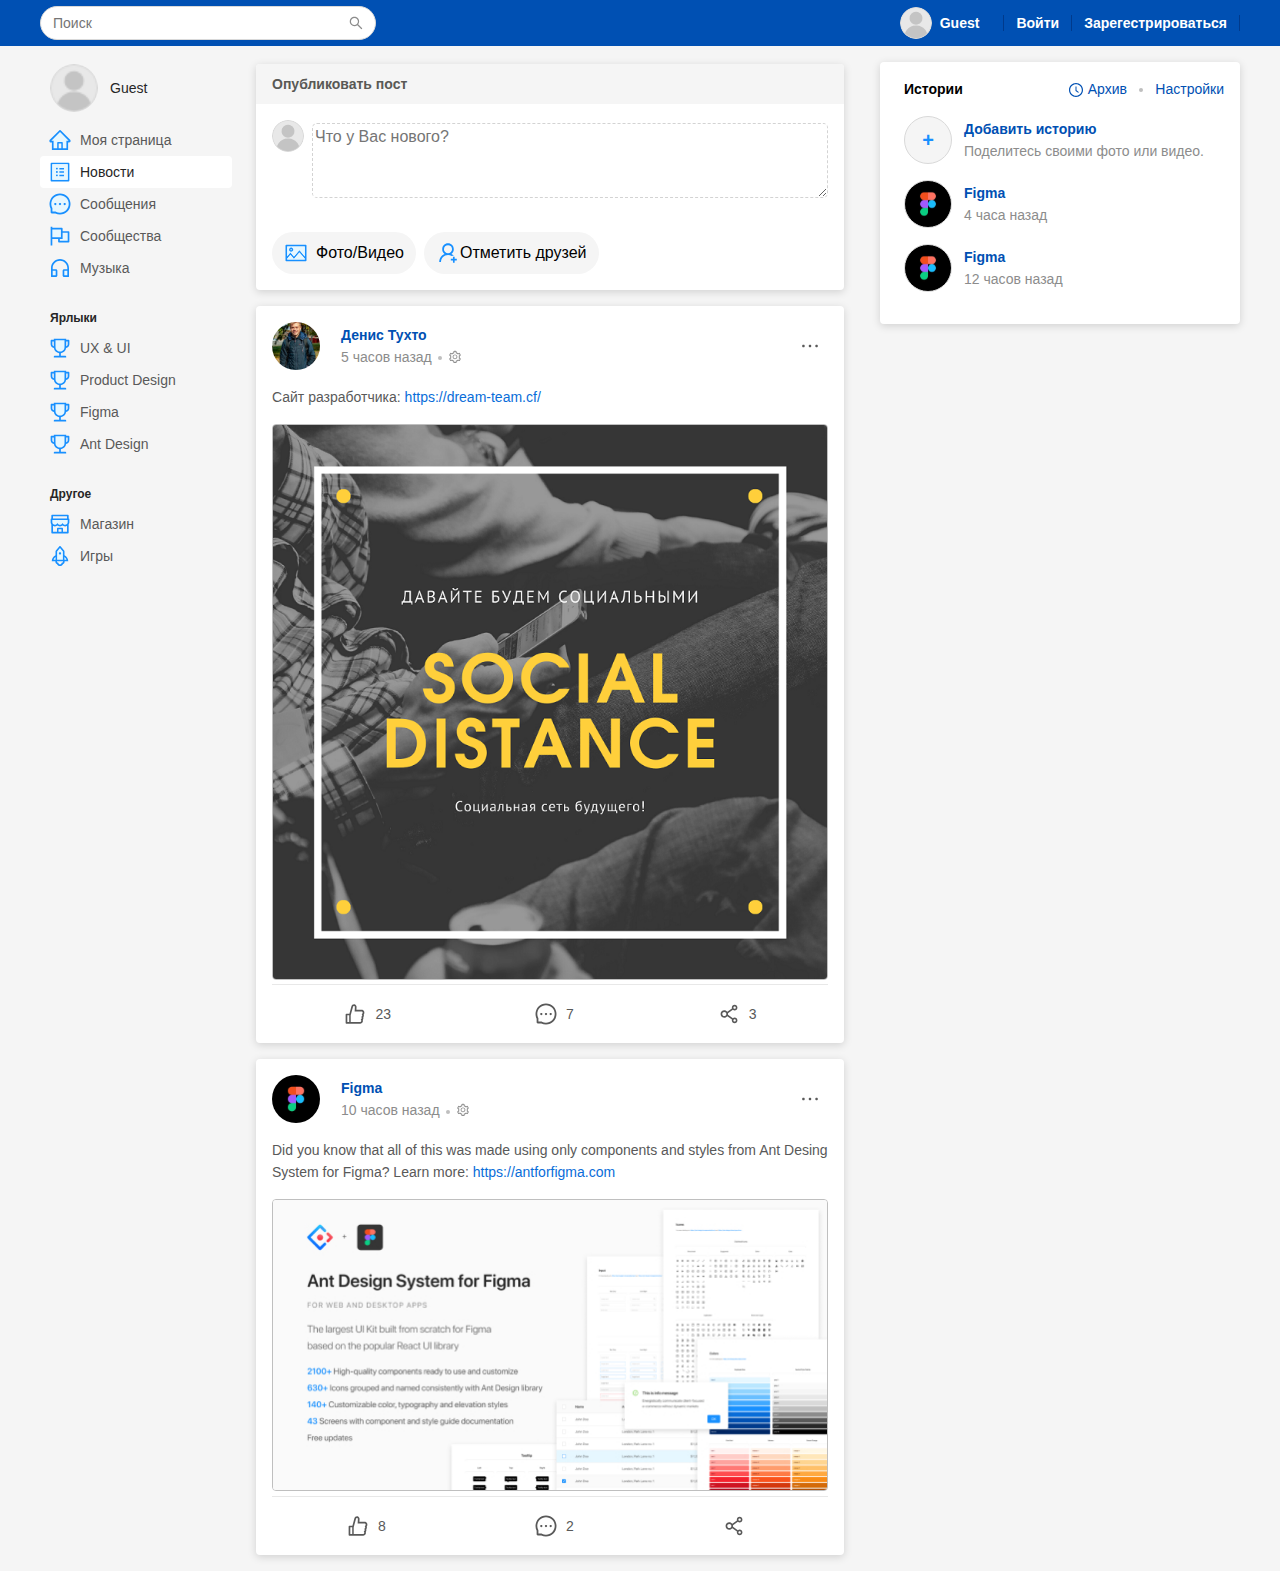
<file: v2.0 reading data JSON/index.html>
<!DOCTYPE html>
<html lang="ru">

<head>
    <meta charset="UTF-8">
    <meta name="viewport" content="width=device-width, initial-scale=1.0">
    <title>Distance — социальная сеть будущего!</title>
    <link rel="stylesheet" href="css/normalize.css">
    <link rel="stylesheet" href="css/style.css">
    <link rel="shortcut icon" href="img/favicon.ico" type="image/x-icon">
</head>

<body>
    <header class="header">
        <div class="header-block">
            <button class="m-menu">
                <span class="line"></span>
                <span class="line"></span>
                <span class="line"></span>
            </button>
            <div class="search">
                <input type="text" class="search-input" placeholder="Поиск">
            </div>
            <div class="navigation">
                <div class="user" id="use">
                    <img src="img/avatar.png" alt="avatar" class="user-avatar">
                    <span class="user-name" id="userNameShort">Guest</span>
                </div>
                <div class="navigation-panel">

                    <a href="#" class="navigation-link" id="modalLogIn">Войти</a>
                    <a href="#" class="navigation-link" id="modalLogOut">Выйти</a>
                    <a href="#" class="navigation-link" id="modalNewUser">Зарегестрироваться</a>
                </div>
            </div>
        </div>
    </header>
    <div class="modal">
        <div class="modal-body">
            <div class="tabs-cont">
                <span class="tab-btn active">Вход</span>
                <span class="tab-btn">Регистрация</span>
                <span class="close">Закрыть</span>
            </div>
            <div class="login-body">
                <div class="login field">
                    <fieldset>
                        <legend>Логин</legend>
                        <input type="text" name="login" id="loginInput" placeholder="denis">
                        <span class="warning login" id="warningLogin"><small>* логин введён нверно</small></span>
                    </fieldset>
                    <fieldset>
                        <legend>Пароль</legend>
                        <input type="password" name="password" id="loginInputPassword" placeholder="12345">
                        <span class="warning password" id="warningPassword"><small>* пароль введён нверно</small></span>
                    </fieldset>
                    <button type="submit" id="logInButton">Войти</button>
                </div>

                <div class="singUp field">
                    <fieldset>
                        <legend>Логин</legend>
                        <input type="text" name="login" id="singUpInputLogin" placeholder="Denis_Tukhto">
                    </fieldset>
                    <fieldset>
                        <legend>Имя</legend>
                        <input type="text" name="name" id="singUpInputName" placeholder="Денис Тухто">
                    </fieldset>
                    <fieldset>
                        <legend>Изображение профиля</legend>
                        <input type="file" accept=".jpg, .png, .jpeg, .bmp" name="Photo" id="singUpInputName" placeholder="Denis_Tukhto">
                    </fieldset>
                    <fieldset>
                        <legend>Пароль</legend>
                        <input type="password" name="password" id="singUpInputPassword" placeholder="12345">
                    </fieldset>
                    <fieldset>
                        <legend>Повторите пароль</legend>
                        <input type="password" name="repeat-password" id="singUpInputRepeatPassword" placeholder="12345">
                    </fieldset>
                    <button type="submit" id="logInButton">Зарегестрироваться</button>
                </div>
            </div>
        </div>

    </div>
    <div class="container">
        <div class="menu-sidebar">
            <div class="user">
                <img src="img/avatar.png" alt="avatar" class="user-avatar">
                <span class="user-name" id="userNameFull">Guest</span>
            </div>
            <nav class="nav-group">
                <a href="#" class="nav-link">
                    <svg width="24" height="24" viewBox="0 0 24 24" fill="none" xmlns="http://www.w3.org/2000/svg">
                        <path
                            d="M12.0031 4.04531L3.33121 12.7102H5.58121V20.3438H9.18824V15C9.18824 14.482 9.60778 14.0625 10.1257 14.0625H13.8757C14.3937 14.0625 14.8132 14.482 14.8132 15V20.3438H18.4203V12.7102H20.6726L12.5445 4.58672L12.0031 4.04531ZM22.1867 13.957C22.0461 14.0977 21.8797 14.2102 21.6992 14.2828C21.8797 14.2078 22.0461 14.0977 22.1867 13.957ZM1.39762 13.1438C1.51481 13.8539 2.13356 14.3977 2.87653 14.3977H2.89762C2.14996 14.3977 1.51715 13.8586 1.39762 13.1438ZM1.37653 12.8977V12.8531V12.8977ZM1.37887 12.8367C1.38121 12.7641 1.39059 12.6938 1.40231 12.6235C1.38824 12.6914 1.38121 12.7641 1.37887 12.8367Z"
                            fill="#E6F7FF" />
                        <path
                            d="M22.2883 11.9531C22.2883 11.9508 22.286 11.9508 22.286 11.9484L22.2438 11.8992C22.2414 11.8969 22.2391 11.8922 22.2344 11.8898C22.218 11.8711 22.1993 11.8523 22.1828 11.8336L13.1266 2.78436L12.5196 2.17733C12.3813 2.03993 12.1942 1.96282 11.9993 1.96282C11.8043 1.96282 11.6173 2.03993 11.4789 2.17733L1.81566 11.8359C1.64109 12.0096 1.51225 12.2238 1.44066 12.4594L1.4266 12.5086L1.41957 12.5344L1.41254 12.5625C1.40785 12.5789 1.40551 12.5953 1.40316 12.6117C1.40316 12.614 1.40316 12.6187 1.40082 12.6211C1.38676 12.6914 1.37972 12.7617 1.37738 12.8344V12.9117C1.37738 12.9234 1.37738 12.9351 1.37972 12.9469C1.37972 12.9586 1.37972 12.968 1.38207 12.9797C1.38207 12.9914 1.38441 13.0031 1.38441 13.0148C1.38441 13.0289 1.38676 13.043 1.3891 13.057C1.3891 13.064 1.39144 13.0711 1.39144 13.0781L1.39847 13.1367V13.139C1.51801 13.8539 2.15316 14.393 2.89847 14.393H3.89457V22.0312H20.1063V14.3976H21.1235C21.325 14.3976 21.5196 14.3578 21.6977 14.2828C21.8758 14.2078 22.0422 14.0976 22.1852 13.957C22.3248 13.8178 22.4355 13.6523 22.5107 13.4701C22.5859 13.2878 22.6243 13.0925 22.6235 12.8953C22.6235 12.5508 22.5063 12.2203 22.2883 11.9531ZM13.3118 20.3437H10.6868V15.5625H13.3118V20.3437ZM18.4188 12.7101V20.3437H14.8118V15C14.8118 14.482 14.3922 14.0625 13.8743 14.0625H10.1243C9.60629 14.0625 9.18676 14.482 9.18676 15V20.3437H5.57972V12.7101H3.32972L12.0016 4.0453L12.543 4.58671L20.6711 12.7101H18.4188Z"
                            fill="#1890FF" />
                    </svg>
                    <span class="nav-text">Моя страница</span>
                </a>
                <a href="#" class="nav-link active">
                    <svg width="24" height="24" viewBox="0 0 24 24" fill="none" xmlns="http://www.w3.org/2000/svg">
                        <path
                            d="M20.625 2.625H3.375C2.96016 2.625 2.625 2.96016 2.625 3.375V20.625C2.625 21.0398 2.96016 21.375 3.375 21.375H20.625C21.0398 21.375 21.375 21.0398 21.375 20.625V3.375C21.375 2.96016 21.0398 2.625 20.625 2.625ZM19.6875 19.6875H4.3125V4.3125H19.6875V19.6875Z"
                            fill="#1890FF" />
                        <path
                            d="M4.3125 19.6875H19.6875V4.3125H4.3125V19.6875ZM11.3438 8.0625C11.3438 7.95937 11.4281 7.875 11.5312 7.875H15.8438C15.9469 7.875 16.0312 7.95937 16.0312 8.0625V9.1875C16.0312 9.29063 15.9469 9.375 15.8438 9.375H11.5312C11.4281 9.375 11.3438 9.29063 11.3438 9.1875V8.0625ZM11.3438 11.4375C11.3438 11.3344 11.4281 11.25 11.5312 11.25H15.8438C15.9469 11.25 16.0312 11.3344 16.0312 11.4375V12.5625C16.0312 12.6656 15.9469 12.75 15.8438 12.75H11.5312C11.4281 12.75 11.3438 12.6656 11.3438 12.5625V11.4375ZM11.3438 14.8125C11.3438 14.7094 11.4281 14.625 11.5312 14.625H15.8438C15.9469 14.625 16.0312 14.7094 16.0312 14.8125V15.9375C16.0312 16.0406 15.9469 16.125 15.8438 16.125H11.5312C11.4281 16.125 11.3438 16.0406 11.3438 15.9375V14.8125ZM8.90625 7.6875C9.42422 7.6875 9.84375 8.10703 9.84375 8.625C9.84375 9.14297 9.42422 9.5625 8.90625 9.5625C8.38828 9.5625 7.96875 9.14297 7.96875 8.625C7.96875 8.10703 8.38828 7.6875 8.90625 7.6875ZM8.90625 11.0625C9.42422 11.0625 9.84375 11.482 9.84375 12C9.84375 12.518 9.42422 12.9375 8.90625 12.9375C8.38828 12.9375 7.96875 12.518 7.96875 12C7.96875 11.482 8.38828 11.0625 8.90625 11.0625ZM8.90625 14.4375C9.42422 14.4375 9.84375 14.857 9.84375 15.375C9.84375 15.893 9.42422 16.3125 8.90625 16.3125C8.38828 16.3125 7.96875 15.893 7.96875 15.375C7.96875 14.857 8.38828 14.4375 8.90625 14.4375Z"
                            fill="#E6F7FF" />
                        <path
                            d="M7.96875 15.375C7.96875 15.6236 8.06752 15.8621 8.24334 16.0379C8.41915 16.2137 8.65761 16.3125 8.90625 16.3125C9.15489 16.3125 9.39335 16.2137 9.56916 16.0379C9.74498 15.8621 9.84375 15.6236 9.84375 15.375C9.84375 15.1264 9.74498 14.8879 9.56916 14.7121C9.39335 14.5363 9.15489 14.4375 8.90625 14.4375C8.65761 14.4375 8.41915 14.5363 8.24334 14.7121C8.06752 14.8879 7.96875 15.1264 7.96875 15.375ZM7.96875 12C7.96875 12.2486 8.06752 12.4871 8.24334 12.6629C8.41915 12.8387 8.65761 12.9375 8.90625 12.9375C9.15489 12.9375 9.39335 12.8387 9.56916 12.6629C9.74498 12.4871 9.84375 12.2486 9.84375 12C9.84375 11.7514 9.74498 11.5129 9.56916 11.3371C9.39335 11.1613 9.15489 11.0625 8.90625 11.0625C8.65761 11.0625 8.41915 11.1613 8.24334 11.3371C8.06752 11.5129 7.96875 11.7514 7.96875 12ZM7.96875 8.625C7.96875 8.87364 8.06752 9.1121 8.24334 9.28791C8.41915 9.46373 8.65761 9.5625 8.90625 9.5625C9.15489 9.5625 9.39335 9.46373 9.56916 9.28791C9.74498 9.1121 9.84375 8.87364 9.84375 8.625C9.84375 8.37636 9.74498 8.1379 9.56916 7.96209C9.39335 7.78627 9.15489 7.6875 8.90625 7.6875C8.65761 7.6875 8.41915 7.78627 8.24334 7.96209C8.06752 8.1379 7.96875 8.37636 7.96875 8.625ZM11.5312 16.125H15.8438C15.9469 16.125 16.0312 16.0406 16.0312 15.9375V14.8125C16.0312 14.7094 15.9469 14.625 15.8438 14.625H11.5312C11.4281 14.625 11.3438 14.7094 11.3438 14.8125V15.9375C11.3438 16.0406 11.4281 16.125 11.5312 16.125ZM11.5312 12.75H15.8438C15.9469 12.75 16.0312 12.6656 16.0312 12.5625V11.4375C16.0312 11.3344 15.9469 11.25 15.8438 11.25H11.5312C11.4281 11.25 11.3438 11.3344 11.3438 11.4375V12.5625C11.3438 12.6656 11.4281 12.75 11.5312 12.75ZM11.5312 9.375H15.8438C15.9469 9.375 16.0312 9.29062 16.0312 9.1875V8.0625C16.0312 7.95937 15.9469 7.875 15.8438 7.875H11.5312C11.4281 7.875 11.3438 7.95937 11.3438 8.0625V9.1875C11.3438 9.29062 11.4281 9.375 11.5312 9.375Z"
                            fill="#1890FF" />
                    </svg>
                    <span class="nav-text">Новости</span>
                </a>
                <a href="#" class="nav-link">
                    <svg width="24" height="24" viewBox="0 0 24 24" fill="none" xmlns="http://www.w3.org/2000/svg">
                        <path
                            d="M18.1719 5.83371C17.3735 5.03264 16.426 4.39565 15.3828 3.95871C14.3129 3.50917 13.1637 3.27885 12.0031 3.28136H11.9633C9.62659 3.29074 7.43987 4.2048 5.80393 5.85714C4.16565 7.50949 3.27268 9.70324 3.28206 12.04C3.28909 13.4532 3.64065 14.8571 4.30159 16.097L4.40706 16.2939V19.5939H7.70706L7.90393 19.6993C9.14377 20.3603 10.5477 20.7118 11.961 20.7189H12.0008C14.3211 20.7189 16.5008 19.8235 18.1438 18.197C19.7938 16.561 20.7102 14.3743 20.7242 12.04C20.7289 10.854 20.5016 9.70558 20.0469 8.62277C19.6097 7.57975 18.9727 6.63229 18.1719 5.83371ZM7.31331 13.1251C7.01891 13.1191 6.73861 12.9979 6.53253 12.7876C6.32646 12.5773 6.21104 12.2946 6.21104 12.0001C6.21104 11.7057 6.32646 11.4229 6.53253 11.2126C6.73861 11.0023 7.01891 10.8811 7.31331 10.8751C7.6077 10.8811 7.88801 11.0023 8.09408 11.2126C8.30015 11.4229 8.41558 11.7057 8.41558 12.0001C8.41558 12.2946 8.30015 12.5773 8.09408 12.7876C7.88801 12.9979 7.6077 13.1191 7.31331 13.1251ZM12.0008 13.1251C11.7064 13.1191 11.4261 12.9979 11.22 12.7876C11.014 12.5773 10.8985 12.2946 10.8985 12.0001C10.8985 11.7057 11.014 11.4229 11.22 11.2126C11.4261 11.0023 11.7064 10.8811 12.0008 10.8751C12.2952 10.8811 12.5755 11.0023 12.7816 11.2126C12.9877 11.4229 13.1031 11.7057 13.1031 12.0001C13.1031 12.2946 12.9877 12.5773 12.7816 12.7876C12.5755 12.9979 12.2952 13.1191 12.0008 13.1251ZM16.6883 13.1251C16.3939 13.1191 16.1136 12.9979 15.9075 12.7876C15.7015 12.5773 15.586 12.2946 15.586 12.0001C15.586 11.7057 15.7015 11.4229 15.9075 11.2126C16.1136 11.0023 16.3939 10.8811 16.6883 10.8751C16.9827 10.8811 17.263 11.0023 17.4691 11.2126C17.6752 11.4229 17.7906 11.7057 17.7906 12.0001C17.7906 12.2946 17.6752 12.5773 17.4691 12.7876C17.263 12.9979 16.9827 13.1191 16.6883 13.1251Z"
                            fill="#E6F7FF" />
                        <path
                            d="M15.5625 12C15.5625 12.2984 15.681 12.5845 15.892 12.7955C16.103 13.0065 16.3891 13.125 16.6875 13.125C16.9859 13.125 17.272 13.0065 17.483 12.7955C17.694 12.5845 17.8125 12.2984 17.8125 12C17.8125 11.7016 17.694 11.4155 17.483 11.2045C17.272 10.9935 16.9859 10.875 16.6875 10.875C16.3891 10.875 16.103 10.9935 15.892 11.2045C15.681 11.4155 15.5625 11.7016 15.5625 12ZM6.1875 12C6.1875 12.2984 6.30603 12.5845 6.517 12.7955C6.72798 13.0065 7.01413 13.125 7.3125 13.125C7.61087 13.125 7.89702 13.0065 8.108 12.7955C8.31897 12.5845 8.4375 12.2984 8.4375 12C8.4375 11.7016 8.31897 11.4155 8.108 11.2045C7.89702 10.9935 7.61087 10.875 7.3125 10.875C7.01413 10.875 6.72798 10.9935 6.517 11.2045C6.30603 11.4155 6.1875 11.7016 6.1875 12Z"
                            fill="#1890FF" />
                        <path
                            d="M21.6846 7.93125C21.1549 6.67266 20.3955 5.54297 19.4275 4.57266C18.4663 3.60796 17.3253 2.84114 16.0689 2.31563C14.7799 1.77422 13.4111 1.5 12.0002 1.5H11.9533C10.533 1.50703 9.15723 1.78828 7.86348 2.34141C6.61791 2.87232 5.48753 3.64049 4.53535 4.60312C3.57676 5.57109 2.82441 6.69609 2.3041 7.95C1.76504 9.24844 1.49316 10.6289 1.50019 12.0492C1.50815 13.6769 1.89322 15.2806 2.62519 16.7344V20.2969C2.62519 20.5828 2.73878 20.857 2.94097 21.0592C3.14316 21.2614 3.41738 21.375 3.70332 21.375H7.26816C8.72198 22.107 10.3257 22.492 11.9533 22.5H12.0025C13.4064 22.5 14.7682 22.2281 16.0502 21.6961C17.3002 21.1768 18.437 20.419 19.3971 19.4648C20.365 18.5063 21.1268 17.3859 21.6588 16.1367C22.2119 14.843 22.4932 13.4672 22.5002 12.0469C22.5072 10.6195 22.2307 9.23438 21.6846 7.93125ZM18.1432 18.1969C16.5002 19.8234 14.3205 20.7188 12.0002 20.7188H11.9604C10.5471 20.7117 9.14316 20.3602 7.90332 19.6992L7.70644 19.5938H4.40644V16.2938L4.30098 16.0969C3.64004 14.857 3.28848 13.4531 3.28144 12.0398C3.27207 9.70312 4.16504 7.50937 5.80332 5.85703C7.43926 4.20469 9.62598 3.29062 11.9627 3.28125H12.0025C13.1744 3.28125 14.3111 3.50859 15.3822 3.95859C16.4275 4.39687 17.365 5.02734 18.1713 5.83359C18.9752 6.6375 19.608 7.57734 20.0463 8.62266C20.501 9.70547 20.7283 10.8539 20.7236 12.0398C20.7096 14.3742 19.7932 16.5609 18.1432 18.1969Z"
                            fill="#1890FF" />
                        <path
                            d="M10.875 12C10.875 12.2984 10.9935 12.5845 11.2045 12.7955C11.4155 13.0065 11.7016 13.125 12 13.125C12.2984 13.125 12.5845 13.0065 12.7955 12.7955C13.0065 12.5845 13.125 12.2984 13.125 12C13.125 11.7016 13.0065 11.4155 12.7955 11.2045C12.5845 10.9935 12.2984 10.875 12 10.875C11.7016 10.875 11.4155 10.9935 11.2045 11.2045C10.9935 11.4155 10.875 11.7016 10.875 12Z"
                            fill="#1890FF" />
                    </svg>
                    <span class="nav-text">Сообщения</span>
                </a>
                <a href="#" class="nav-link">
                    <svg width="24" height="24" viewBox="0 0 24 24" fill="none" xmlns="http://www.w3.org/2000/svg">
                        <path d="M4.3125 5.4375H12.9375V13.3125H4.3125V5.4375Z" fill="#E6F7FF" />
                        <path
                            d="M14.625 14.8125C14.625 14.9156 14.5406 15 14.4375 15H11.8125V16.7109H19.6875V8.83594H14.625V14.8125Z"
                            fill="#E6F7FF" />
                        <path
                            d="M20.625 7.14844H14.625V4.5C14.625 4.08516 14.2898 3.75 13.875 3.75H4.3125V2.8125C4.3125 2.70937 4.22812 2.625 4.125 2.625H2.8125C2.70937 2.625 2.625 2.70937 2.625 2.8125V21.1875C2.625 21.2906 2.70937 21.375 2.8125 21.375H4.125C4.22812 21.375 4.3125 21.2906 4.3125 21.1875V15H10.125V17.6484C10.125 18.0633 10.4602 18.3984 10.875 18.3984H20.625C21.0398 18.3984 21.375 18.0633 21.375 17.6484V7.89844C21.375 7.48359 21.0398 7.14844 20.625 7.14844ZM4.3125 13.3125V5.4375H12.9375V13.3125H4.3125ZM19.6875 16.7109H11.8125V15H14.4375C14.5406 15 14.625 14.9156 14.625 14.8125V8.83594H19.6875V16.7109Z"
                            fill="#1890FF" />
                    </svg>
                    <span class="nav-text">Сообщества</span>
                </a>
                <a href="#" class="nav-link">
                    <svg width="24" height="24" viewBox="0 0 24 24" fill="none" xmlns="http://www.w3.org/2000/svg">
                        <path
                            d="M16.3125 14.8125H19.3125V19.3125H16.3125V14.8125ZM4.6875 14.8125H7.6875V19.3125H4.6875V14.8125Z"
                            fill="#E6F7FF" />
                        <path
                            d="M12 3C7.02891 3 3 7.02891 3 12V20.4375C3 20.7492 3.25078 21 3.5625 21H7.875C8.70234 21 9.375 20.3273 9.375 19.5V14.625C9.375 13.7977 8.70234 13.125 7.875 13.125H4.6875V12C4.6875 7.96172 7.96172 4.6875 12 4.6875C16.0383 4.6875 19.3125 7.96172 19.3125 12V13.125H16.125C15.2977 13.125 14.625 13.7977 14.625 14.625V19.5C14.625 20.3273 15.2977 21 16.125 21H20.4375C20.7492 21 21 20.7492 21 20.4375V12C21 7.02891 16.9711 3 12 3ZM7.6875 14.8125V19.3125H4.6875V14.8125H7.6875ZM19.3125 19.3125H16.3125V14.8125H19.3125V19.3125Z"
                            fill="#1890FF" />
                    </svg>
                    <span class="nav-text">Музыка</span>
                </a>
            </nav>
            <nav class="nav-group">
                <h3 class="nav-title">Ярлыки</h3>
                <a href="#" class="nav-link">
                    <svg width="24" height="24" viewBox="0 0 24 24" fill="none" xmlns="http://www.w3.org/2000/svg">
                        <path
                            d="M7.5 11.25C7.5 12.4008 7.94766 13.4836 8.76328 14.2992C9.57656 15.1148 10.6617 15.5625 11.8125 15.5625H12.1875C13.3383 15.5625 14.4211 15.1148 15.2367 14.2992C16.0523 13.4859 16.5 12.4008 16.5 11.25V4.3125H7.5V11.25ZM4.3125 8.25C4.3125 9.21094 4.94297 10.0266 5.8125 10.3031C4.94297 10.0242 4.3125 9.20859 4.3125 8.25ZM12.8438 17.2148C15.5859 16.9172 17.775 14.7703 18.1359 12.0469C17.7727 14.7703 15.5859 16.9148 12.8438 17.2148ZM5.86406 12.0469C6.225 14.7703 8.41406 16.9172 11.1562 17.2148C8.41406 16.9148 6.22734 14.7703 5.86406 12.0469Z"
                            fill="#E6F7FF" />
                        <path
                            d="M20.3438 3.75H18.1875V2.8125C18.1875 2.70937 18.1031 2.625 18 2.625H6C5.89687 2.625 5.8125 2.70937 5.8125 2.8125V3.75H3.65625C3.38275 3.75 3.12044 3.85865 2.92705 4.05205C2.73365 4.24544 2.625 4.50775 2.625 4.78125V8.25C2.625 10.1648 4.03125 11.7563 5.86406 12.0469C6.22734 14.7703 8.41406 16.9148 11.1562 17.2148V19.6805H6.5625C6.14766 19.6805 5.8125 20.0156 5.8125 20.4305V21.1875C5.8125 21.2906 5.89687 21.375 6 21.375H18C18.1031 21.375 18.1875 21.2906 18.1875 21.1875V20.4305C18.1875 20.0156 17.8523 19.6805 17.4375 19.6805H12.8438V17.2148C15.5859 16.9148 17.7727 14.7703 18.1359 12.0469C19.9688 11.7563 21.375 10.1648 21.375 8.25V4.78125C21.375 4.50775 21.2663 4.24544 21.073 4.05205C20.8796 3.85865 20.6173 3.75 20.3438 3.75ZM5.8125 10.3031C5.37714 10.1641 4.99723 9.89025 4.72762 9.52122C4.45801 9.15219 4.31264 8.70703 4.3125 8.25V5.4375H5.8125V10.3031ZM16.5 11.25C16.5 12.4008 16.0523 13.4859 15.2367 14.2992C14.4211 15.1148 13.3383 15.5625 12.1875 15.5625H11.8125C10.6617 15.5625 9.57656 15.1148 8.76328 14.2992C7.94766 13.4836 7.5 12.4008 7.5 11.25V4.3125H16.5V11.25ZM19.6875 8.25C19.6875 9.21094 19.057 10.0266 18.1875 10.3031V5.4375H19.6875V8.25Z"
                            fill="#1890FF" />
                    </svg>
                    <span class="nav-text">UX & UI</span>
                </a>
                <a href="#" class="nav-link">
                    <svg width="24" height="24" viewBox="0 0 24 24" fill="none" xmlns="http://www.w3.org/2000/svg">
                        <path
                            d="M7.5 11.25C7.5 12.4008 7.94766 13.4836 8.76328 14.2992C9.57656 15.1148 10.6617 15.5625 11.8125 15.5625H12.1875C13.3383 15.5625 14.4211 15.1148 15.2367 14.2992C16.0523 13.4859 16.5 12.4008 16.5 11.25V4.3125H7.5V11.25ZM4.3125 8.25C4.3125 9.21094 4.94297 10.0266 5.8125 10.3031C4.94297 10.0242 4.3125 9.20859 4.3125 8.25ZM12.8438 17.2148C15.5859 16.9172 17.775 14.7703 18.1359 12.0469C17.7727 14.7703 15.5859 16.9148 12.8438 17.2148ZM5.86406 12.0469C6.225 14.7703 8.41406 16.9172 11.1562 17.2148C8.41406 16.9148 6.22734 14.7703 5.86406 12.0469Z"
                            fill="#E6F7FF" />
                        <path
                            d="M20.3438 3.75H18.1875V2.8125C18.1875 2.70937 18.1031 2.625 18 2.625H6C5.89687 2.625 5.8125 2.70937 5.8125 2.8125V3.75H3.65625C3.38275 3.75 3.12044 3.85865 2.92705 4.05205C2.73365 4.24544 2.625 4.50775 2.625 4.78125V8.25C2.625 10.1648 4.03125 11.7563 5.86406 12.0469C6.22734 14.7703 8.41406 16.9148 11.1562 17.2148V19.6805H6.5625C6.14766 19.6805 5.8125 20.0156 5.8125 20.4305V21.1875C5.8125 21.2906 5.89687 21.375 6 21.375H18C18.1031 21.375 18.1875 21.2906 18.1875 21.1875V20.4305C18.1875 20.0156 17.8523 19.6805 17.4375 19.6805H12.8438V17.2148C15.5859 16.9148 17.7727 14.7703 18.1359 12.0469C19.9688 11.7563 21.375 10.1648 21.375 8.25V4.78125C21.375 4.50775 21.2663 4.24544 21.073 4.05205C20.8796 3.85865 20.6173 3.75 20.3438 3.75ZM5.8125 10.3031C5.37714 10.1641 4.99723 9.89025 4.72762 9.52122C4.45801 9.15219 4.31264 8.70703 4.3125 8.25V5.4375H5.8125V10.3031ZM16.5 11.25C16.5 12.4008 16.0523 13.4859 15.2367 14.2992C14.4211 15.1148 13.3383 15.5625 12.1875 15.5625H11.8125C10.6617 15.5625 9.57656 15.1148 8.76328 14.2992C7.94766 13.4836 7.5 12.4008 7.5 11.25V4.3125H16.5V11.25ZM19.6875 8.25C19.6875 9.21094 19.057 10.0266 18.1875 10.3031V5.4375H19.6875V8.25Z"
                            fill="#1890FF" />
                    </svg>
                    <span class="nav-text">Product Design</span>
                </a>
                <a href="#" class="nav-link">
                    <svg width="24" height="24" viewBox="0 0 24 24" fill="none" xmlns="http://www.w3.org/2000/svg">
                        <path
                            d="M7.5 11.25C7.5 12.4008 7.94766 13.4836 8.76328 14.2992C9.57656 15.1148 10.6617 15.5625 11.8125 15.5625H12.1875C13.3383 15.5625 14.4211 15.1148 15.2367 14.2992C16.0523 13.4859 16.5 12.4008 16.5 11.25V4.3125H7.5V11.25ZM4.3125 8.25C4.3125 9.21094 4.94297 10.0266 5.8125 10.3031C4.94297 10.0242 4.3125 9.20859 4.3125 8.25ZM12.8438 17.2148C15.5859 16.9172 17.775 14.7703 18.1359 12.0469C17.7727 14.7703 15.5859 16.9148 12.8438 17.2148ZM5.86406 12.0469C6.225 14.7703 8.41406 16.9172 11.1562 17.2148C8.41406 16.9148 6.22734 14.7703 5.86406 12.0469Z"
                            fill="#E6F7FF" />
                        <path
                            d="M20.3438 3.75H18.1875V2.8125C18.1875 2.70937 18.1031 2.625 18 2.625H6C5.89687 2.625 5.8125 2.70937 5.8125 2.8125V3.75H3.65625C3.38275 3.75 3.12044 3.85865 2.92705 4.05205C2.73365 4.24544 2.625 4.50775 2.625 4.78125V8.25C2.625 10.1648 4.03125 11.7563 5.86406 12.0469C6.22734 14.7703 8.41406 16.9148 11.1562 17.2148V19.6805H6.5625C6.14766 19.6805 5.8125 20.0156 5.8125 20.4305V21.1875C5.8125 21.2906 5.89687 21.375 6 21.375H18C18.1031 21.375 18.1875 21.2906 18.1875 21.1875V20.4305C18.1875 20.0156 17.8523 19.6805 17.4375 19.6805H12.8438V17.2148C15.5859 16.9148 17.7727 14.7703 18.1359 12.0469C19.9688 11.7563 21.375 10.1648 21.375 8.25V4.78125C21.375 4.50775 21.2663 4.24544 21.073 4.05205C20.8796 3.85865 20.6173 3.75 20.3438 3.75ZM5.8125 10.3031C5.37714 10.1641 4.99723 9.89025 4.72762 9.52122C4.45801 9.15219 4.31264 8.70703 4.3125 8.25V5.4375H5.8125V10.3031ZM16.5 11.25C16.5 12.4008 16.0523 13.4859 15.2367 14.2992C14.4211 15.1148 13.3383 15.5625 12.1875 15.5625H11.8125C10.6617 15.5625 9.57656 15.1148 8.76328 14.2992C7.94766 13.4836 7.5 12.4008 7.5 11.25V4.3125H16.5V11.25ZM19.6875 8.25C19.6875 9.21094 19.057 10.0266 18.1875 10.3031V5.4375H19.6875V8.25Z"
                            fill="#1890FF" />
                    </svg>
                    <span class="nav-text">Figma</span>
                </a>
                <a href="#" class="nav-link">
                    <svg width="24" height="24" viewBox="0 0 24 24" fill="none" xmlns="http://www.w3.org/2000/svg">
                        <path
                            d="M7.5 11.25C7.5 12.4008 7.94766 13.4836 8.76328 14.2992C9.57656 15.1148 10.6617 15.5625 11.8125 15.5625H12.1875C13.3383 15.5625 14.4211 15.1148 15.2367 14.2992C16.0523 13.4859 16.5 12.4008 16.5 11.25V4.3125H7.5V11.25ZM4.3125 8.25C4.3125 9.21094 4.94297 10.0266 5.8125 10.3031C4.94297 10.0242 4.3125 9.20859 4.3125 8.25ZM12.8438 17.2148C15.5859 16.9172 17.775 14.7703 18.1359 12.0469C17.7727 14.7703 15.5859 16.9148 12.8438 17.2148ZM5.86406 12.0469C6.225 14.7703 8.41406 16.9172 11.1562 17.2148C8.41406 16.9148 6.22734 14.7703 5.86406 12.0469Z"
                            fill="#E6F7FF" />
                        <path
                            d="M20.3438 3.75H18.1875V2.8125C18.1875 2.70937 18.1031 2.625 18 2.625H6C5.89687 2.625 5.8125 2.70937 5.8125 2.8125V3.75H3.65625C3.38275 3.75 3.12044 3.85865 2.92705 4.05205C2.73365 4.24544 2.625 4.50775 2.625 4.78125V8.25C2.625 10.1648 4.03125 11.7563 5.86406 12.0469C6.22734 14.7703 8.41406 16.9148 11.1562 17.2148V19.6805H6.5625C6.14766 19.6805 5.8125 20.0156 5.8125 20.4305V21.1875C5.8125 21.2906 5.89687 21.375 6 21.375H18C18.1031 21.375 18.1875 21.2906 18.1875 21.1875V20.4305C18.1875 20.0156 17.8523 19.6805 17.4375 19.6805H12.8438V17.2148C15.5859 16.9148 17.7727 14.7703 18.1359 12.0469C19.9688 11.7563 21.375 10.1648 21.375 8.25V4.78125C21.375 4.50775 21.2663 4.24544 21.073 4.05205C20.8796 3.85865 20.6173 3.75 20.3438 3.75ZM5.8125 10.3031C5.37714 10.1641 4.99723 9.89025 4.72762 9.52122C4.45801 9.15219 4.31264 8.70703 4.3125 8.25V5.4375H5.8125V10.3031ZM16.5 11.25C16.5 12.4008 16.0523 13.4859 15.2367 14.2992C14.4211 15.1148 13.3383 15.5625 12.1875 15.5625H11.8125C10.6617 15.5625 9.57656 15.1148 8.76328 14.2992C7.94766 13.4836 7.5 12.4008 7.5 11.25V4.3125H16.5V11.25ZM19.6875 8.25C19.6875 9.21094 19.057 10.0266 18.1875 10.3031V5.4375H19.6875V8.25Z"
                            fill="#1890FF" />
                    </svg>
                    <span class="nav-text">Ant Design</span>
                </a>
            </nav>
            <nav class="nav-group">
                <h3 class="nav-title">Другое</h3>
                <a href="#" class="nav-link">
                    <svg width="24" height="24" viewBox="0 0 24 24" fill="none" xmlns="http://www.w3.org/2000/svg">
                        <path
                            d="M19.6758 8.0625H4.32422C4.31719 8.0625 4.3125 8.06719 4.3125 8.07422V10.2117C4.3125 11.6133 5.46094 12.75 6.87422 12.75C7.82812 12.75 8.66016 12.2344 9.10312 11.468C9.17109 11.3484 9.3 11.2734 9.43828 11.2734C9.57656 11.2734 9.70312 11.3484 9.77344 11.468C10.2141 12.2344 11.0461 12.75 12 12.75C12.9563 12.75 13.7906 12.232 14.2289 11.4633C14.2969 11.3461 14.4211 11.2734 14.5547 11.2734H14.5687C14.7047 11.2734 14.8266 11.3461 14.8945 11.4633C15.3352 12.232 16.1695 12.75 17.1258 12.75C18.5391 12.75 19.6875 11.6133 19.6875 10.2117V8.07422C19.6875 8.06719 19.6828 8.0625 19.6758 8.0625Z"
                            fill="#E6F7FF" />
                        <path
                            d="M20.6723 6.37734V3.375C20.6723 2.96016 20.3371 2.625 19.9223 2.625H4.07851C3.66366 2.625 3.32851 2.96016 3.32851 3.375V6.37734C2.9371 6.40078 2.62538 6.72656 2.62538 7.125V10.2117C2.62388 10.779 2.73875 11.3406 2.96288 11.8617C3.06366 12.1008 3.18788 12.3258 3.32851 12.5391V20.625C3.32851 21.0375 3.66366 21.375 4.07851 21.375H19.9223C20.3371 21.375 20.6723 21.0398 20.6723 20.625V12.5391C20.8151 12.3252 20.9375 12.0985 21.0379 11.8617C21.2605 11.3391 21.3754 10.7836 21.3754 10.2117V7.125C21.3754 6.72656 21.0637 6.40078 20.6723 6.37734ZM5.01601 4.3125H18.9848V6.375H5.01601V4.3125ZM13.5004 19.6898H10.5004V17.25H13.5004V19.6898ZM18.9941 19.6898H15.0004V16.5C15.0004 16.0852 14.6652 15.75 14.2504 15.75H9.75038C9.33554 15.75 9.00038 16.0852 9.00038 16.5V19.6898H5.01601V14.0133C5.08397 14.0461 5.15429 14.0789 5.22694 14.107C5.7496 14.3273 6.30507 14.4375 6.87694 14.4375C7.44882 14.4375 8.00194 14.3273 8.52694 14.107C8.85038 13.9711 9.15507 13.7977 9.43397 13.5891C9.43866 13.5867 9.44335 13.5867 9.44804 13.5891C9.72781 13.7985 10.0325 13.9725 10.3551 14.107C10.8777 14.3273 11.4332 14.4375 12.0051 14.4375C12.5769 14.4375 13.1301 14.3273 13.6551 14.107C13.9785 13.9711 14.2832 13.7977 14.5621 13.5891C14.5668 13.5867 14.5715 13.5867 14.5762 13.5891C14.8559 13.7985 15.1606 13.9725 15.4832 14.107C16.0058 14.3273 16.5613 14.4375 17.1332 14.4375C17.7051 14.4375 18.2582 14.3273 18.7832 14.107C18.8535 14.0766 18.9238 14.0461 18.9941 14.0133V19.6898ZM19.6879 10.2117C19.6879 11.6133 18.5394 12.75 17.1262 12.75C16.1699 12.75 15.3355 12.232 14.8949 11.4633C14.8269 11.3461 14.7051 11.2734 14.5691 11.2734H14.5551C14.4215 11.2734 14.2973 11.3461 14.2293 11.4633C14.0044 11.8554 13.6798 12.1811 13.2883 12.4071C12.8968 12.6331 12.4524 12.7514 12.0004 12.75C11.0465 12.75 10.2144 12.2344 9.77382 11.468C9.70351 11.3484 9.57694 11.2734 9.43866 11.2734C9.30038 11.2734 9.17147 11.3484 9.10351 11.468C8.87734 11.8586 8.55224 12.1828 8.16096 12.4079C7.76967 12.6329 7.326 12.7509 6.8746 12.75C5.46132 12.75 4.31288 11.6133 4.31288 10.2117V8.07422C4.31288 8.06719 4.31757 8.0625 4.3246 8.0625H19.6762C19.6832 8.0625 19.6879 8.06719 19.6879 8.07422V10.2117Z"
                            fill="#1890FF" />
                    </svg>
                    <span class="nav-text">Магазин</span>
                </a>
                <a href="#" class="nav-link">
                    <svg width="24" height="24" viewBox="0 0 24 24" fill="none" xmlns="http://www.w3.org/2000/svg">
                        <path
                            d="M6.13434 14.5643C5.91403 14.9064 5.7359 15.2744 5.60699 15.6564H7.59449V13.0947C7.01324 13.4744 6.51637 13.9736 6.13434 14.5643ZM16.407 13.0947V15.6564H18.3945C18.2656 15.2744 18.0875 14.9064 17.8671 14.5643C17.4893 13.9771 16.9917 13.4763 16.407 13.0947ZM14.907 7.47207L12.0007 4.02676L9.09449 7.47207V15.6564H14.907V7.47207ZM12.0007 10.5002C11.7064 10.4942 11.426 10.373 11.22 10.1627C11.0139 9.95237 10.8985 9.66965 10.8985 9.37519C10.8985 9.08074 11.0139 8.79802 11.22 8.58769C11.426 8.37737 11.7064 8.2562 12.0007 8.25019C12.2951 8.2562 12.5754 8.37737 12.7815 8.58769C12.9876 8.79802 13.103 9.08074 13.103 9.37519C13.103 9.66965 12.9876 9.95237 12.7815 10.1627C12.5754 10.373 12.2951 10.4942 12.0007 10.5002Z"
                            fill="#E6F7FF" />
                        <path
                            d="M20.25 17.25C20.25 14.6344 18.7172 12.375 16.5 11.3227V7.43672C16.5 7.08281 16.3758 6.74063 16.1461 6.47109L12.5742 2.23594C12.4242 2.05781 12.2109 1.96875 12 1.96875C11.7891 1.96875 11.5758 2.05781 11.4258 2.23594L7.85391 6.47109C7.62578 6.74118 7.50043 7.08318 7.5 7.43672V11.3227C5.28281 12.375 3.75 14.6344 3.75 17.25H7.41797C7.36406 17.4187 7.33594 17.6016 7.33594 17.8078C7.33594 18.3258 7.51406 18.832 7.8375 19.2328C8.1015 19.5606 8.45115 19.8088 8.84766 19.95C9.38906 21.2156 10.6195 22.0312 12 22.0312C12.682 22.0312 13.343 21.8297 13.9078 21.45C14.4609 21.0797 14.8898 20.5617 15.15 19.95C15.5463 19.8097 15.896 19.5623 16.1602 19.2352C16.484 18.8307 16.6609 18.3283 16.6617 17.8102C16.6617 17.6133 16.6359 17.4258 16.5891 17.2523L20.25 17.25ZM7.59375 15.6562H5.60625C5.73516 15.2742 5.91328 14.9063 6.13359 14.5641C6.51563 13.9734 7.0125 13.4742 7.59375 13.0945V15.6562ZM9.09375 11.3227V7.47187L12 4.02656L14.9062 7.47187V15.6562H9.09375V11.3227ZM14.7211 18.3797C14.5992 18.45 14.4586 18.4781 14.3203 18.4594L13.8633 18.4031L13.7977 18.8578C13.6711 19.7461 12.8977 20.4164 12 20.4164C11.1023 20.4164 10.3289 19.7461 10.2023 18.8578L10.1367 18.4008L9.67969 18.4594C9.54074 18.4759 9.40017 18.4472 9.27891 18.3773C9.075 18.2602 8.94844 18.0422 8.94844 17.8055C8.94844 17.557 9.08672 17.3508 9.29062 17.2477H14.7117C14.918 17.3531 15.0539 17.5594 15.0539 17.8055C15.0516 18.0445 14.925 18.2648 14.7211 18.3797ZM16.4062 15.6562V13.0945C16.991 13.4761 17.4886 13.9769 17.8664 14.5641C18.0867 14.9063 18.2648 15.2742 18.3937 15.6562H16.4062Z"
                            fill="#1890FF" />
                        <path
                            d="M10.875 9.375C10.875 9.67337 10.9935 9.95952 11.2045 10.1705C11.4155 10.3815 11.7016 10.5 12 10.5C12.2984 10.5 12.5845 10.3815 12.7955 10.1705C13.0065 9.95952 13.125 9.67337 13.125 9.375C13.125 9.07663 13.0065 8.79048 12.7955 8.5795C12.5845 8.36853 12.2984 8.25 12 8.25C11.7016 8.25 11.4155 8.36853 11.2045 8.5795C10.9935 8.79048 10.875 9.07663 10.875 9.375Z"
                            fill="#1890FF" />
                    </svg>
                    <span class="nav-text">Игры</span>
                </a>
            </nav>
        </div>
        <div class="main-feed">
            <div class="create-post" id="create-post">
                <div class="create-post-header">
                    <h4 class="create-post-title">Опубликовать пост</h4>
                </div>
                <div class="create-post-body">
                    <img src="img/avatar.png" alt="avatar" class="user-avatar">
                    <textarea class="create-post-input" placeholder="Что у Вас нового?" rows="4" id="userPostMessage"
                        minlength="1"></textarea>
                </div>
                <div class="create-post-footer">
                    <button class="tag"><svg class="tag-icon" width="24" height="24" viewBox="0 0 24 24" fill="none"
                            xmlns="http://www.w3.org/2000/svg">
                            <path
                                d="M21.75 3.75H2.25C1.83516 3.75 1.5 4.08516 1.5 4.5V19.5C1.5 19.9148 1.83516 20.25 2.25 20.25H21.75C22.1648 20.25 22.5 19.9148 22.5 19.5V4.5C22.5 4.08516 22.1648 3.75 21.75 3.75ZM20.8125 18.5625H3.1875V17.6273L6.43359 13.7766L9.95156 17.9484L15.4242 11.4609L20.8125 17.85V18.5625ZM20.8125 15.5203L15.5672 9.3C15.4922 9.21094 15.3562 9.21094 15.2812 9.3L9.95156 15.6188L6.57656 11.618C6.50156 11.5289 6.36562 11.5289 6.29062 11.618L3.1875 15.2977V5.4375H20.8125V15.5203Z"
                                fill="#1890FF" />
                            <path
                                d="M9.95156 17.9484L6.43359 13.7766L3.1875 17.6273V18.5625H20.8125V17.85L15.4242 11.4609L9.95156 17.9484Z"
                                fill="#E6F7FF" />
                            <path
                                d="M3.1875 15.2977L6.29062 11.618C6.36562 11.5289 6.50156 11.5289 6.57656 11.618L9.95156 15.6188L15.2812 9.3C15.3562 9.21094 15.4922 9.21094 15.5672 9.3L20.8125 15.5203V5.4375H3.1875V15.2977ZM7.125 6.5625C7.39585 6.5625 7.66405 6.61585 7.91428 6.7195C8.16452 6.82315 8.39189 6.97507 8.58341 7.16659C8.77493 7.35811 8.92685 7.58548 9.0305 7.83572C9.13415 8.08595 9.1875 8.35415 9.1875 8.625C9.1875 8.89585 9.13415 9.16405 9.0305 9.41428C8.92685 9.66452 8.77493 9.89189 8.58341 10.0834C8.39189 10.2749 8.16452 10.4269 7.91428 10.5305C7.66405 10.6342 7.39585 10.6875 7.125 10.6875C6.57799 10.6875 6.05339 10.4702 5.66659 10.0834C5.2798 9.69661 5.0625 9.17201 5.0625 8.625C5.0625 8.07799 5.2798 7.55339 5.66659 7.16659C6.05339 6.7798 6.57799 6.5625 7.125 6.5625Z"
                                fill="#E6F7FF" />
                            <path
                                d="M6.46875 8.625C6.46875 8.79905 6.53789 8.96597 6.66096 9.08904C6.78403 9.21211 6.95095 9.28125 7.125 9.28125C7.29905 9.28125 7.46597 9.21211 7.58904 9.08904C7.71211 8.96597 7.78125 8.79905 7.78125 8.625C7.78125 8.45095 7.71211 8.28403 7.58904 8.16096C7.46597 8.03789 7.29905 7.96875 7.125 7.96875C6.95095 7.96875 6.78403 8.03789 6.66096 8.16096C6.53789 8.28403 6.46875 8.45095 6.46875 8.625Z"
                                fill="#E6F7FF" />
                            <path
                                d="M7.125 10.6875C7.39585 10.6875 7.66405 10.6342 7.91428 10.5305C8.16452 10.4269 8.39189 10.2749 8.58341 10.0834C8.77493 9.89189 8.92685 9.66452 9.0305 9.41428C9.13415 9.16405 9.1875 8.89585 9.1875 8.625C9.1875 8.35415 9.13415 8.08595 9.0305 7.83572C8.92685 7.58548 8.77493 7.35811 8.58341 7.16659C8.39189 6.97507 8.16452 6.82315 7.91428 6.7195C7.66405 6.61585 7.39585 6.5625 7.125 6.5625C6.57799 6.5625 6.05339 6.7798 5.66659 7.16659C5.2798 7.55339 5.0625 8.07799 5.0625 8.625C5.0625 9.17201 5.2798 9.69661 5.66659 10.0834C6.05339 10.4702 6.57799 10.6875 7.125 10.6875ZM7.125 7.96875C7.48828 7.96875 7.78125 8.26172 7.78125 8.625C7.78125 8.98828 7.48828 9.28125 7.125 9.28125C6.76172 9.28125 6.46875 8.98828 6.46875 8.625C6.46875 8.26172 6.76172 7.96875 7.125 7.96875Z"
                                fill="#1890FF" />
                        </svg>
                        <span class="button-text">Фото/Видео</span>
                    </button>
                    <button class="tag"><svg width="24" height="24" viewBox="0 0 24 24" fill="none"
                            xmlns="http://www.w3.org/2000/svg">
                            <path
                                d="M15.8976 15.0563C16.4648 14.7516 17.114 14.5781 17.8054 14.5781H17.8077C17.8781 14.5781 17.9109 14.4938 17.8593 14.4469C17.1403 13.8016 16.3189 13.2804 15.4288 12.9047C15.4195 12.9 15.4101 12.8977 15.4007 12.893C16.8562 11.8359 17.8031 10.118 17.8031 8.17969C17.8031 4.96875 15.2062 2.36719 12.0023 2.36719C8.79837 2.36719 6.20384 4.96875 6.20384 8.17969C6.20384 10.118 7.15072 11.8359 8.60853 12.893C8.59915 12.8977 8.58978 12.9 8.58041 12.9047C7.53275 13.3477 6.59291 13.9828 5.78431 14.7938C4.98039 15.5962 4.34036 16.5475 3.89994 17.5945C3.46661 18.6198 3.23274 19.7184 3.21087 20.8312C3.21025 20.8563 3.21464 20.8812 3.22378 20.9044C3.23292 20.9277 3.24663 20.949 3.26411 20.9669C3.28158 20.9848 3.30246 20.999 3.32552 21.0087C3.34858 21.0184 3.37335 21.0234 3.39837 21.0234H4.80228C4.90306 21.0234 4.98744 20.9414 4.98978 20.8406C5.03666 19.0312 5.76087 17.3367 7.04291 16.0523C8.36712 14.7234 10.1296 13.9922 12.0046 13.9922C13.3335 13.9922 14.6085 14.3602 15.7077 15.0492C15.736 15.067 15.7684 15.077 15.8017 15.0782C15.8351 15.0794 15.8681 15.0719 15.8976 15.0563ZM12.0046 12.2109C10.9312 12.2109 9.92103 11.7914 9.15931 11.0297C8.78453 10.6559 8.48742 10.2116 8.28509 9.72248C8.08276 9.23335 7.97921 8.70901 7.98041 8.17969C7.98041 7.10391 8.39994 6.09141 9.15931 5.32969C9.91869 4.56797 10.9288 4.14844 12.0046 4.14844C13.0804 4.14844 14.0882 4.56797 14.8499 5.32969C15.2247 5.70349 15.5218 6.14776 15.7242 6.63689C15.9265 7.12603 16.03 7.65036 16.0288 8.17969C16.0288 9.25547 15.6093 10.268 14.8499 11.0297C14.0882 11.7914 13.0781 12.2109 12.0046 12.2109ZM20.6249 17.7891H18.6562V15.8203C18.6562 15.7172 18.5718 15.6328 18.4687 15.6328H17.1562C17.0531 15.6328 16.9687 15.7172 16.9687 15.8203V17.7891H14.9999C14.8968 17.7891 14.8124 17.8734 14.8124 17.9766V19.2891C14.8124 19.3922 14.8968 19.4766 14.9999 19.4766H16.9687V21.4453C16.9687 21.5484 17.0531 21.6328 17.1562 21.6328H18.4687C18.5718 21.6328 18.6562 21.5484 18.6562 21.4453V19.4766H20.6249C20.7281 19.4766 20.8124 19.3922 20.8124 19.2891V17.9766C20.8124 17.8734 20.7281 17.7891 20.6249 17.7891Z"
                                fill="#1890FF" />
                        </svg>
                        <span class="button-text">Отметить друзей</span></button>
                    <button class="tag" id="publish"><span class="button-text">Опубликовать</span></button>
                </div>
            </div>
            <div class="post">
                <div class="post-header">
                    <div class="user">
                        <img class="user-avatar den" src="img/avatar.jpg" style="border-radius: 50%;" alt="avatar"></img>
                        <div class="post-info">
                            <a href="#" class="post-author">Денис Тухто</a>
                            <div class="post-info-time">
                                <span class="post-time">5 часов назад</span>
                                <svg width="14" height="14" class="setting-icon">
                                    <use xlink:href="img/icons.svg#setting"></use>
                                </svg>
                            </div>
                        </div>
                    </div>

                    <button class="post-header-button">
                        <svg width="24" height="24" class="post-button-icon">
                            <use xlink:href="img/icons.svg#dots"></use>
                            <div class="options-list">
                                <ul>
                                    <li><span data-delete="deletePost">Удалить пост</span></li>
                                </ul>
                            </div>
                        </svg>
                    </button>
                </div>
                <div class="post-content">
                    <p class="post-text">
                        Сайт разработчика: <a href="https://dream-team.cf/">https://dream-team.cf/</a>
                    </p>
                    <img src="img/post2.png" alt="post-image" class="post-image">
                </div>
                <div class="post-footer">
                    <button class="post-button">
                        <svg width="24" height="24" class="post-button-icon">
                            <use xlink:href="img/icons.svg#like"></use>
                        </svg>
                        <span class="post-button-text">23</span>
                    </button>
                    <button class="post-button">
                        <svg width="24" height="24" class="post-button-icon">
                            <use xlink:href="img/icons.svg#chat"></use>
                        </svg>
                        <span class="post-button-text">7</span>
                    </button>
                    <button class="post-button">
                        <svg width="24" height="24" class="post-button-icon">
                            <use xlink:href="img/icons.svg#share"></use>
                        </svg>
                        <span class="post-button-text">3</span>
                    </button>
                </div>
            </div>
            <div class="post">
                <div class="post-header">
                    <div class="user">
                        <img class="user-avatar fig" src="img/figma-avatar.jpg" style="border-radius: 50%;"
                            alt="avatar"></img>
                        <div class="post-info">
                            <a href="#" class="post-author">Figma</a>
                            <div class="post-info-time">
                                <span class="post-time">10 часов назад</span>
                                <svg width="14" height="14" class="setting-icon">
                                    <use xlink:href="img/icons.svg#setting"></use>
                                </svg>
                            </div>
                        </div>
                    </div>
                    <button class="post-header-button">
                        <div class="options-list">
                            <ul>
                                <li><span data-delete="deletePost">Удалить пост</span></li>
                            </ul>
                        </div>
                        <svg width="24" height="24" class="post-button-icon">
                            <use xlink:href="img/icons.svg#dots"></use>
                        </svg>
                    </button>
                </div>
                <div class="post-content">
                    <p class="post-text">
                        Did you know that all of this was made using only components and styles from Ant Desing System
                        for Figma? Learn more: <a href="https://antforfigma.com">https://antforfigma.com</a>
                    </p>
                    <img src="img/post-image.jpg" alt="post-image" class="post-image">
                </div>
                <div class="post-footer">
                    <button class="post-button">
                        <svg width="24" height="24" class="post-button-icon">
                            <use xlink:href="img/icons.svg#like"></use>
                        </svg>
                        <span class="post-button-text">8</span>
                    </button>
                    <button class="post-button">
                        <svg width="24" height="24" class="post-button-icon">
                            <use xlink:href="img/icons.svg#chat"></use>
                        </svg>
                        <span class="post-button-text">2</span>
                    </button>
                    <button class="post-button">
                        <svg width="24" height="24" class="post-button-icon">
                            <use xlink:href="img/icons.svg#share"></use>
                        </svg>
                        <span class="post-button-text"></span>
                    </button>
                </div>
            </div>
        </div>
        <div class="right-sidebar">
            <div class="stories">
                <div class="stories-header">
                    <h4 class="stories-title">Истории</h4>
                    <div class="story-buttons">
                        <a href="#" class="story-button-link">
                            <svg width="16" height="16" class="stories-icon">
                                <use xlink:href="img/icons.svg#clock-circle"></use>
                            </svg>
                            <span class="story-button-text">Архив</span>
                        </a>
                        <a href="#" class="story-button-link">
                            <span class="story-button-text">Настройки</span>
                        </a>
                    </div>
                </div>
                <a href="#" class="story-item-add">
                    <div class="story-image">+</div>
                    <div class="story-item-text">
                        <span class="story-title">Добавить историю </span>
                        <span class="story-text">Поделитесь своими фото или видео.</span>
                    </div>
                </a>
                <a href="#" class="story-item">
                    <div class="story-image figma"></div>
                    <div class="story-item-text">
                        <span class="story-title">Figma</span>
                        <span class="story-text">4 часа назад</span>
                    </div>
                </a>
                <a href="#" class="story-item">
                    <div class="story-image figma"></div>
                    <div class="story-item-text">
                        <span class="story-title">Figma</span>
                        <span class="story-text">12 часов назад</span>
                    </div>
                </a>
            </div>
        </div>
    </div>
    <script src="js/main.js"></script>
</body>

</html>
</file>
<file: css/style.css>
* {
    box-sizing: border-box;
}
button, a {
    cursor: pointer;
}

button:focus, button:hover, button:active, a:focus, a:hover, a:active {
    outline: none;
}
div[ contenteditable="true"]:focus {
    outline: none;
    box-shadow: 0 0 0 1px lightgray;
}

input:focus {
    outline: none;
    box-shadow: 0 0 0 1px lightgray;
}

body {
    font-family: sans-serif;
    background: #F5F5F5;
    padding-top: 46px;
}

.header {
    padding-top: 6px;
    padding-bottom: 6px;
    background-color: #0050b3;
    position: fixed;
    top: 0;
    left: 0;
    width: 100%;
    z-index: 99;
}

.header-block {
    max-width: 1200px;
    margin: auto;
    display: flex;
    align-items: center;
    justify-content: space-between;
}

.m-menu {
    border: none;
    width: 32px;
    height: 32px;
    background-color: transparent;
    padding: 0;
    display: none;
    flex-direction: column;
    justify-content: space-around;
    margin-left: 12px;
}

.m-menu .line {
  width: 100%;
  height: 1px;  
  background-color: #fff;
}

.search-input {
    font-size: 14px;
    line-height: 22px;
    padding: 5px 30px 5px 12px;
    width: 336px;
    background: #FFFFFF;
    border: 1px solid #D9D9D9;
    border-radius: 4px;
    background-image: url(../img/search-icon.svg);
    background-repeat: no-repeat;
    background-position: right 12px center; 
    border-radius: 30px;
}

.navigation {
    display: flex;
    align-items: center;
}

.navigation-panel {
    margin-left: 12px;
    display: flex;
    align-items: center;
}

.navigation-link {
    display: flex;
    align-items: center;
    color: #ffffff;
    text-decoration: none;
    font-weight: 600;
    font-size: 14px;
    line-height: 22px;
    margin-left: 12px;
}

.navigation-link:before {
    content: "";
    width: 1px;
    height: 16px;
    background: #003a8c;
    margin-right: 12px;
}

.navigation-link:last-child:after {
    content: "";
    width: 1px;
    height: 16px;
    background: #003a8c;
    margin-left: 12px;
}

.user {
    display: flex;
    align-items: center;
}

.user-avatar {
    width: 32px;
    height: 32px;
    border-radius: 50%;
    margin-right: 8px;
    object-fit: cover;
}

.user-name {
    color: #ffffff;
    font-weight: 600;
    font-size: 14px;
    line-height: 22px;
}

.icons-panel {
    display: flex;
    align-items: center;
}

.icon-link {
    display: flex;
    align-items: center;
    margin-left: 17px;
}

.header-icon {
    fill: #002766;
}

.header-icon:hover {
    fill: white;
}

.icon-link:last-child:before {
    content: "";
    width: 1px;
    height: 16px;
    background: #003a8c;
    margin-right: 12px;
}

.container {
    max-width: 1200px;
    margin: auto;
    display: flex;
    justify-content: space-between;
}

.menu-sidebar {
    margin-top: 18px;
    width: 192px;
    margin-right: 12px;
}

.menu-sidebar .user {
    padding-left: 10px;
}

.menu-sidebar .user-avatar {
    width: 48px;
    height: 48px;
    margin-right: 12px;
}

.menu-sidebar .user-name {
    font-weight: normal;
    font-size: 14px;
    line-height: 22px;
    color: #262626;
}

.nav-group {
    display: flex;
    flex-direction: column;
    justify-content: center;
    margin-top: 12px;
    margin-bottom: 24px;
}

.nav-link {
    padding: 4px 8px;
    display: flex;
    align-items: center;
    border-radius: 4px;
    text-decoration: none;
    color: #595959;
    line-height: 22px;
    font-weight: normal;
    font-size: 14px;
    line-height: 22px;
}

.nav-link.active {
    background: #ffffff;
    color: #252525;
}
.nav-text {
    margin-left: 8px;
}

.nav-title {
    padding-left: 10px;
    color: #262626;
    font-weight: 600;
    font-size: 12px;
    line-height: 20px;
    margin-bottom: 4px;
    margin-top: 0;
}

.main-feed {
    margin-top: 18px;
    max-width: 588px;
    flex-grow: 1;
}

.create-post {
    background: #ffffff;
    box-shadow: 0px 2px 8px rgba(0, 0, 0, 0.15);
    border-radius: 4px;
    overflow: hidden;
    width: 100%;
}

.create-post-header {
    padding: 9px 16px;
    background: #f5f5f5;
}

.create-post-title {
    color: #595955;
    font-weight: 600;
    font-size: 14px;
    line-height: 22px;
    margin: 0;
}

.create-post-body {
    padding-top: 16px;
    padding-left: 16px;
    padding-right: 16px;
    padding-bottom: 24px;
    display: flex;
    align-items: flex-start;   
}

.create-post-input {
    width: 100%;
    margin-top: 3px;
    padding-top: 4px;
    padding-bottom: 4px;
    word-wrap: break-word;
    overflow-x: hidden;
    overflow-y: auto;
    resize: vertical;
    max-height: 75px;
    border: 1px dashed lightgray;
    border-radius: 5px;
    transition: .3s linear;
}
.create-post-input:focus {
    outline: none;
    border-style:solid;
}

.create-post-footer {
    display: flex;
    align-items: center;
    flex-wrap: wrap;
    padding: 0 16px 16px 16px;
}


.tag {
    background: #f5f5f5;
    border-radius: 48px;
    border: none;
    padding: 9px 12px;
    display: flex;
    align-items: center;
    margin-right: 8px;
    margin-top: 10px;
}
.tag.active {
    background-color: rgb(0, 102, 255);
    color: white;
}
.tag-icon {
    margin-right: 8px;
}

.post {
    background: #FFFFFF;
    box-shadow: 0px 2px 8px rgba(0, 0, 0, 0.15);
    border-radius: 4px;
    margin: 16px 0;
    padding: 16px;
}

.post-header {
    display: flex;
    justify-content: space-between;
    margin-bottom: 16px;
}

.post-header-button {
    position: relative;
    display: inline-flex;
    align-items: center;
    background-color: #fff;
    border: none;
}

.post-header-button:focus .options-list{
    display: block;
}

.options-list {
    position: absolute;
    display: none;
    top: 50%;
    transform: translateY(-50%);
    left: -120px;
    width: max-content;
    background: #fff;
    height: max-content;
    padding: 0;
    box-shadow: 0 0 10px lightgray;
    padding: 5px 10px;
    z-index: 999;
    transition: .2s linear;
}
#publish {
    transition: .3s linear;
}
#publish:disabled {
    cursor: default;
}
.options-list:hover {
    background-color:rgb(241, 241, 241);
    box-shadow: 0 0 0 1px rgb(231, 231, 231), 0 0 10px lightgray;
}

.options-list ul {
    padding: 0;
    margin: 0;
    list-style-type: none;
}

.post-header .user-avatar {
    width: 48px;
    height: 48px;
    margin-right: 21px;
}

.post-info {
    display: flex;
    flex-wrap: wrap;
}

.post-author {
    font-weight: 600;
    font-size: 14px;
    line-height: 22px;
    color: #0050b3;
    width: 100%;
    text-decoration: none;
}

.post-time {
    font-weight: normal;
    font-size: 14px;
    line-height: 22px;
    color: #8c8c8c;
}

.post-time::after {
    display: inline-block;
    content: "";
    width: 4px;
    height: 4px;
    background-color: #bfbfbf;
    border-radius: 50%;
    margin-right: 6px;
    margin-left: 6px;
    vertical-align: middle;

}

.post-info-time {
    display: flex;
    align-items: center;
}

.post-text {
    font-weight: normal;
    font-size: 14px;
    line-height: 22px;
    color: #595959;
    margin-bottom: 16px;
}

.post-text a {
    color: #096dd9;
    text-decoration: none;
}

.post-image {
    border: 1px solid #BFBFBF;
    border-radius: 4px;
    max-width: 100%;
}

.likes {
    margin-top: 9px;
    margin-bottom: 9px;
    display: flex;
    align-items: center;
}

.likes-counter {
    color: #595959;
    font-weight: normal;
    font-size: 14px;
    line-height: 22px;
    margin-left: 4px;
}

.post-footer {
    display: flex;
    flex-wrap: wrap;
    justify-content: space-around;
} 

.post-button {
    background-color: #fff;
    border: none;
    display: flex;
    align-items: center;
}

.post-button-text {
    font-weight: 400;
    font-size: 14px;
    line-height: 22px;
    color: #595959;
    margin-left: 8px;
}

.post-button-icon {
    fill: #595959;
}

.post-footer:before {
    content: '';
    width: 100%;
    height: 1px;
    background-color: #E8E8E8;
    margin-bottom: 16px;
}

.right-sidebar {
    width: 384px;
}

.stories {
    background: #ffffff;
    box-shadow: 0px 2px 8px rgba(0, 0, 0, 0.15);
    border-radius: 4px;
    margin-top: 16px;
    padding: 16px;
    padding-left: 24px;
    margin-left: 24px;
}

.stories-icon {
    fill: #0050B3;
}

.stories-header {
    display: flex;
    justify-content: space-between;
    align-items: center;
    margin-bottom: 16px;
}

.stories-title {
    margin: 0;
    font-weight: 600;
    font-size: 14px;
    line-height: 22px;
}

.stories-button {
    display: flex;
    align-items: center;
}

.story-button-link {
    font-weight: normal;
    font-size: 14px;
    line-height: 22px;
    color: #0050b3;
    text-decoration: none;
}

.story-button-link:first-child:after{
    content: "";
    width: 4px;
    height: 4px;
    background-color: #bfbfbf;
    border-radius: 50%;
    display: inline-block;
    margin: 0 8px;
    vertical-align: middle;
}

.stories-icon {
    vertical-align: sub;
}

.story-item, 
.story-item-add {
    display: flex;
    align-items: center;
    text-decoration: none;
    margin-bottom: 16px;
}

.story-image {
    width: 48px;
    height: 48px;
    background: #f5f5f5;
    border: 1px solid #D9D9D9;
    border-radius: 50%;
    flex-shrink: 0;
    font-weight: 600;
    font-size: 20px;
    line-height: 28px;
    display: flex;
    align-items: center;
    justify-content: center;
    text-align: center;
    color: #1890ff;
    margin-right: 12px;
}

.story-title {
    font-weight: 600;
    font-size: 14px;
    line-height: 22px;
    color: #0050b3;
    width: 100%;
    display: block;
}

.story-text {
    font-weight: normal;
    font-size: 14px;
    line-height: 22px;
    color: #8c8c8c;
    width: 100%;
    word-wrap: break-word;
}

.figma {
    background-image: url(../img/figma-avatar.jpg);
    background-repeat: no-repeat;
    background-position: center;
    background-size: cover;
}

@media (max-width: 1250px) {
    .container {
        justify-content: flex-start;
        width: 95%;
    }
    .right-sidebar {
        display: none;
    }
    .header-block {
        width: 95%;
    }
}

@media (max-width: 960px) {
    .header .user {
        display: none;
    }
    .navigation-panel {
        display: none;
    }
}

@media (max-width: 840px) {
    .menu-sidebar {
        position: fixed;
        left: 0;
        top: 25px;
        width: 100%;
        max-width: 250px;
        background-color: #f1f1f1;
        padding-top: 12px;
        height: 100%;
        padding-left: 2%;
        transform: translateX(-100%);
        transition: transform 0.2s;
    }

    .menu-sidebar.active {
        transform: translateX(0%);
    }

    .m-menu {
        display: flex;
    }
}

@media (max-width: 760px) {
    .search {
        display: none;
    }
    .tag {
        margin-bottom: 10px;
    }
}
</file>
<file: v1.0 creating posts/css/style.css>
* {
    box-sizing: border-box;
}
button, a {
    cursor: pointer;
}

button:focus, button:hover, button:active, a:focus, a:hover, a:active {
    outline: none;
}
div[ contenteditable="true"]:focus {
    outline: none;
    box-shadow: 0 0 0 1px lightgray;
}

input:focus {
    outline: none;
    box-shadow: 0 0 0 1px lightgray;
}

body {
    font-family: sans-serif;
    background: #F5F5F5;
    padding-top: 46px;
}

.header {
    padding-top: 6px;
    padding-bottom: 6px;
    background-color: #0050b3;
    position: fixed;
    top: 0;
    left: 0;
    width: 100%;
    z-index: 99;
}

.header-block {
    max-width: 1200px;
    margin: auto;
    display: flex;
    align-items: center;
    justify-content: space-between;
}

.m-menu {
    border: none;
    width: 32px;
    height: 32px;
    background-color: transparent;
    padding: 0;
    display: none;
    flex-direction: column;
    justify-content: space-around;
    margin-left: 12px;
}

.m-menu .line {
  width: 100%;
  height: 1px;  
  background-color: #fff;
}

.search-input {
    font-size: 14px;
    line-height: 22px;
    padding: 5px 30px 5px 12px;
    width: 336px;
    background: #FFFFFF;
    border: 1px solid #D9D9D9;
    border-radius: 4px;
    background-image: url(../img/search-icon.svg);
    background-repeat: no-repeat;
    background-position: right 12px center; 
    border-radius: 30px;
}

.navigation {
    display: flex;
    align-items: center;
}

.navigation-panel {
    margin-left: 12px;
    display: flex;
    align-items: center;
}

.navigation-link {
    display: flex;
    align-items: center;
    color: #ffffff;
    text-decoration: none;
    font-weight: 600;
    font-size: 14px;
    line-height: 22px;
    margin-left: 12px;
}

.navigation-link:before {
    content: "";
    width: 1px;
    height: 16px;
    background: #003a8c;
    margin-right: 12px;
}

.navigation-link:last-child:after {
    content: "";
    width: 1px;
    height: 16px;
    background: #003a8c;
    margin-left: 12px;
}

.user {
    display: flex;
    align-items: center;
}

.user-avatar {
    width: 32px;
    height: 32px;
    border-radius: 50%;
    margin-right: 8px;
    object-fit: cover;
}

.user-name {
    color: #ffffff;
    font-weight: 600;
    font-size: 14px;
    line-height: 22px;
}

.icons-panel {
    display: flex;
    align-items: center;
}

.icon-link {
    display: flex;
    align-items: center;
    margin-left: 17px;
}

.header-icon {
    fill: #002766;
}

.header-icon:hover {
    fill: white;
}

.icon-link:last-child:before {
    content: "";
    width: 1px;
    height: 16px;
    background: #003a8c;
    margin-right: 12px;
}

.container {
    max-width: 1200px;
    margin: auto;
    display: flex;
    justify-content: space-between;
}

.menu-sidebar {
    margin-top: 18px;
    width: 192px;
    margin-right: 12px;
}

.menu-sidebar .user {
    padding-left: 10px;
}

.menu-sidebar .user-avatar {
    width: 48px;
    height: 48px;
    margin-right: 12px;
}

.menu-sidebar .user-name {
    font-weight: normal;
    font-size: 14px;
    line-height: 22px;
    color: #262626;
}

.nav-group {
    display: flex;
    flex-direction: column;
    justify-content: center;
    margin-top: 12px;
    margin-bottom: 24px;
}

.nav-link {
    padding: 4px 8px;
    display: flex;
    align-items: center;
    border-radius: 4px;
    text-decoration: none;
    color: #595959;
    line-height: 22px;
    font-weight: normal;
    font-size: 14px;
    line-height: 22px;
}

.nav-link.active {
    background: #ffffff;
    color: #252525;
}
.nav-text {
    margin-left: 8px;
}

.nav-title {
    padding-left: 10px;
    color: #262626;
    font-weight: 600;
    font-size: 12px;
    line-height: 20px;
    margin-bottom: 4px;
    margin-top: 0;
}

.main-feed {
    margin-top: 18px;
    max-width: 588px;
    flex-grow: 1;
}

.create-post {
    background: #ffffff;
    box-shadow: 0px 2px 8px rgba(0, 0, 0, 0.15);
    border-radius: 4px;
    overflow: hidden;
    width: 100%;
}

.create-post-header {
    padding: 9px 16px;
    background: #f5f5f5;
}

.create-post-title {
    color: #595955;
    font-weight: 600;
    font-size: 14px;
    line-height: 22px;
    margin: 0;
}

.create-post-body {
    padding-top: 16px;
    padding-left: 16px;
    padding-right: 16px;
    padding-bottom: 24px;
    display: flex;
    align-items: flex-start;   
}

.create-post-input {
    width: 100%;
    margin-top: 3px;
    padding-top: 4px;
    padding-bottom: 4px;
    word-wrap: break-word;
    overflow-x: hidden;
    overflow-y: auto;
    resize: vertical;
    max-height: 75px;
    border: 1px dashed lightgray;
    border-radius: 5px;
    transition: .3s linear;
}
.create-post-input:focus {
    outline: none;
    border-style:solid;
}

.create-post-footer {
    display: flex;
    align-items: center;
    flex-wrap: wrap;
    padding: 0 16px 16px 16px;
}


.tag {
    background: #f5f5f5;
    border-radius: 48px;
    border: none;
    padding: 9px 12px;
    display: flex;
    align-items: center;
    margin-right: 8px;
    margin-top: 10px;
}
.tag.active {
    background-color: rgb(0, 102, 255);
    color: white;
}
.tag-icon {
    margin-right: 8px;
}

.post {
    background: #FFFFFF;
    box-shadow: 0px 2px 8px rgba(0, 0, 0, 0.15);
    border-radius: 4px;
    margin: 16px 0;
    padding: 16px;
}

.post-header {
    display: flex;
    justify-content: space-between;
    margin-bottom: 16px;
}

.post-header-button {
    position: relative;
    display: inline-flex;
    align-items: center;
    background-color: #fff;
    border: none;
}

.post-header-button:focus .options-list{
    display: block;
}

.options-list {
    position: absolute;
    display: none;
    top: 50%;
    transform: translateY(-50%);
    left: -120px;
    width: max-content;
    background: #fff;
    height: max-content;
    padding: 0;
    box-shadow: 0 0 10px lightgray;
    padding: 5px 10px;
    z-index: 999;
    transition: .2s linear;
}
#publish {
    transition: .3s linear;
}
#publish:disabled {
    cursor: default;
}
.options-list:hover {
    background-color:rgb(241, 241, 241);
    box-shadow: 0 0 0 1px rgb(231, 231, 231), 0 0 10px lightgray;
}

.options-list ul {
    padding: 0;
    margin: 0;
    list-style-type: none;
}

.post-header .user-avatar {
    width: 48px;
    height: 48px;
    margin-right: 21px;
}

.post-info {
    display: flex;
    flex-wrap: wrap;
}

.post-author {
    font-weight: 600;
    font-size: 14px;
    line-height: 22px;
    color: #0050b3;
    width: 100%;
    text-decoration: none;
}

.post-time {
    font-weight: normal;
    font-size: 14px;
    line-height: 22px;
    color: #8c8c8c;
}

.post-time::after {
    display: inline-block;
    content: "";
    width: 4px;
    height: 4px;
    background-color: #bfbfbf;
    border-radius: 50%;
    margin-right: 6px;
    margin-left: 6px;
    vertical-align: middle;

}

.post-info-time {
    display: flex;
    align-items: center;
}

.post-text {
    font-weight: normal;
    font-size: 14px;
    line-height: 22px;
    color: #595959;
    margin-bottom: 16px;
}

.post-text a {
    color: #096dd9;
    text-decoration: none;
}

.post-image {
    border: 1px solid #BFBFBF;
    border-radius: 4px;
    max-width: 100%;
}

.likes {
    margin-top: 9px;
    margin-bottom: 9px;
    display: flex;
    align-items: center;
}

.likes-counter {
    color: #595959;
    font-weight: normal;
    font-size: 14px;
    line-height: 22px;
    margin-left: 4px;
}

.post-footer {
    display: flex;
    flex-wrap: wrap;
    justify-content: space-around;
} 

.post-button {
    background-color: #fff;
    border: none;
    display: flex;
    align-items: center;
}

.post-button-text {
    font-weight: 400;
    font-size: 14px;
    line-height: 22px;
    color: #595959;
    margin-left: 8px;
}

.post-button-icon {
    fill: #595959;
}

.post-footer:before {
    content: '';
    width: 100%;
    height: 1px;
    background-color: #E8E8E8;
    margin-bottom: 16px;
}

.right-sidebar {
    width: 384px;
}

.stories {
    background: #ffffff;
    box-shadow: 0px 2px 8px rgba(0, 0, 0, 0.15);
    border-radius: 4px;
    margin-top: 16px;
    padding: 16px;
    padding-left: 24px;
    margin-left: 24px;
}

.stories-icon {
    fill: #0050B3;
}

.stories-header {
    display: flex;
    justify-content: space-between;
    align-items: center;
    margin-bottom: 16px;
}

.stories-title {
    margin: 0;
    font-weight: 600;
    font-size: 14px;
    line-height: 22px;
}

.stories-button {
    display: flex;
    align-items: center;
}

.story-button-link {
    font-weight: normal;
    font-size: 14px;
    line-height: 22px;
    color: #0050b3;
    text-decoration: none;
}

.story-button-link:first-child:after{
    content: "";
    width: 4px;
    height: 4px;
    background-color: #bfbfbf;
    border-radius: 50%;
    display: inline-block;
    margin: 0 8px;
    vertical-align: middle;
}

.stories-icon {
    vertical-align: sub;
}

.story-item, 
.story-item-add {
    display: flex;
    align-items: center;
    text-decoration: none;
    margin-bottom: 16px;
}

.story-image {
    width: 48px;
    height: 48px;
    background: #f5f5f5;
    border: 1px solid #D9D9D9;
    border-radius: 50%;
    flex-shrink: 0;
    font-weight: 600;
    font-size: 20px;
    line-height: 28px;
    display: flex;
    align-items: center;
    justify-content: center;
    text-align: center;
    color: #1890ff;
    margin-right: 12px;
}

.story-title {
    font-weight: 600;
    font-size: 14px;
    line-height: 22px;
    color: #0050b3;
    width: 100%;
    display: block;
}

.story-text {
    font-weight: normal;
    font-size: 14px;
    line-height: 22px;
    color: #8c8c8c;
    width: 100%;
    word-wrap: break-word;
}

.figma {
    background-image: url(../img/figma-avatar.jpg);
    background-repeat: no-repeat;
    background-position: center;
    background-size: cover;
}

@media (max-width: 1250px) {
    .container {
        justify-content: flex-start;
        width: 95%;
    }
    .right-sidebar {
        display: none;
    }
    .header-block {
        width: 95%;
    }
}

@media (max-width: 960px) {
    .header .user {
        display: none;
    }
    .navigation-panel {
        display: none;
    }
}

@media (max-width: 840px) {
    .menu-sidebar {
        position: fixed;
        left: 0;
        top: 25px;
        width: 100%;
        max-width: 250px;
        background-color: #f1f1f1;
        padding-top: 12px;
        height: 100%;
        padding-left: 2%;
        transform: translateX(-100%);
        transition: transform 0.2s;
    }

    .menu-sidebar.active {
        transform: translateX(0%);
    }

    .m-menu {
        display: flex;
    }
}

@media (max-width: 760px) {
    .search {
        display: none;
    }
}
</file>
<file: v2.0 reading data JSON/css/style.css>
* {
    box-sizing: border-box;
}
fieldset {
    padding: 0;
    margin: 0;
    margin-top: 10px;
    border:none;
}
fieldset legend {
    margin-top: 5px;
    margin-bottom: 5px;
}
button, a {
    cursor: pointer;
}

button:focus, button:hover, button:active, a:focus, a:hover, a:active {
    outline: none;
}
div[ contenteditable="true"]:focus {
    outline: none;
    box-shadow: 0 0 0 1px lightgray;
}

input:focus {
    outline: none;
    box-shadow: 0 0 0 1px lightgray;
}

body {
    font-family: sans-serif;
    background: #F5F5F5;
    padding-top: 46px;
}

.header {
    padding-top: 6px;
    padding-bottom: 6px;
    background-color: #0050b3;
    position: fixed;
    top: 0;
    left: 0;
    width: 100%;
    z-index: 99;
}

.header-block {
    max-width: 1200px;
    margin: auto;
    display: flex;
    align-items: center;
    justify-content: space-between;
}

.m-menu {
    border: none;
    width: 32px;
    height: 32px;
    background-color: transparent;
    padding: 0;
    display: none;
    flex-direction: column;
    justify-content: space-around;
    margin-left: 12px;
}

.m-menu .line {
  width: 100%;
  height: 1px;  
  background-color: #fff;
}

.search-input {
    font-size: 14px;
    line-height: 22px;
    padding: 5px 30px 5px 12px;
    width: 336px;
    background: #FFFFFF;
    border: 1px solid #D9D9D9;
    border-radius: 4px;
    background-image: url(../img/search-icon.svg);
    background-repeat: no-repeat;
    background-position: right 12px center; 
    border-radius: 30px;
}

.navigation {
    display: flex;
    align-items: center;
}

.navigation-panel {
    margin-left: 12px;
    display: flex;
    align-items: center;
}

.navigation-link {
    display: flex;
    align-items: center;
    color: #ffffff;
    text-decoration: none;
    font-weight: 600;
    font-size: 14px;
    line-height: 22px;
    margin-left: 12px;
}

.navigation-link:before {
    content: "";
    width: 1px;
    height: 16px;
    background: #003a8c;
    margin-right: 12px;
}

.navigation-link:last-child:after {
    content: "";
    width: 1px;
    height: 16px;
    background: #003a8c;
    margin-left: 12px;
}

.user {
    display: flex;
    align-items: center;
}

.user-avatar {
    width: 32px;
    height: 32px;
    border-radius: 50%;
    margin-right: 8px;
    object-fit: cover;
}

.user-name {
    color: #ffffff;
    font-weight: 600;
    font-size: 14px;
    line-height: 22px;
}

.icons-panel {
    display: flex;
    align-items: center;
}

.icon-link {
    display: flex;
    align-items: center;
    margin-left: 17px;
}

.header-icon {
    fill: #002766;
}

.header-icon:hover {
    fill: white;
}

.icon-link:last-child:before {
    content: "";
    width: 1px;
    height: 16px;
    background: #003a8c;
    margin-right: 12px;
}

.container {
    max-width: 1200px;
    margin: auto;
    display: flex;
    justify-content: space-between;
}

.menu-sidebar {
    margin-top: 18px;
    width: 192px;
    margin-right: 12px;
}

.menu-sidebar .user {
    padding-left: 10px;
}

.menu-sidebar .user-avatar {
    width: 48px;
    height: 48px;
    margin-right: 12px;
}

.menu-sidebar .user-name {
    font-weight: normal;
    font-size: 14px;
    line-height: 22px;
    color: #262626;
}

.nav-group {
    display: flex;
    flex-direction: column;
    justify-content: center;
    margin-top: 12px;
    margin-bottom: 24px;
}

.nav-link {
    padding: 4px 8px;
    display: flex;
    align-items: center;
    border-radius: 4px;
    text-decoration: none;
    color: #595959;
    line-height: 22px;
    font-weight: normal;
    font-size: 14px;
    line-height: 22px;
}

.nav-link.active {
    background: #ffffff;
    color: #252525;
}
.nav-text {
    margin-left: 8px;
}

.nav-title {
    padding-left: 10px;
    color: #262626;
    font-weight: 600;
    font-size: 12px;
    line-height: 20px;
    margin-bottom: 4px;
    margin-top: 0;
}

.main-feed {
    margin-top: 18px;
    max-width: 588px;
    flex-grow: 1;
}

.create-post {
    background: #ffffff;
    box-shadow: 0px 2px 8px rgba(0, 0, 0, 0.15);
    border-radius: 4px;
    overflow: hidden;
    width: 100%;
}

.create-post-header {
    padding: 9px 16px;
    background: #f5f5f5;
}

.create-post-title {
    color: #595955;
    font-weight: 600;
    font-size: 14px;
    line-height: 22px;
    margin: 0;
}

.create-post-body {
    padding-top: 16px;
    padding-left: 16px;
    padding-right: 16px;
    padding-bottom: 24px;
    display: flex;
    align-items: flex-start;   
}

.create-post-input {
    width: 100%;
    margin-top: 3px;
    padding-top: 4px;
    padding-bottom: 4px;
    word-wrap: break-word;
    overflow-x: hidden;
    overflow-y: auto;
    resize: vertical;
    max-height: 75px;
    border: 1px dashed lightgray;
    border-radius: 5px;
    transition: .3s linear;
}
.create-post-input:focus {
    outline: none;
    border-style:solid;
}

.create-post-footer {
    display: flex;
    align-items: center;
    flex-wrap: wrap;
    padding: 0 16px 16px 16px;
}
.tag {
    background: #f5f5f5;
    border-radius: 48px;
    border: none;
    padding: 9px 12px;
    display: flex;
    align-items: center;
    margin-right: 8px;
    margin-top: 10px;
}
/*  ------------------------- Мои стили -------------------------  */
.tag.active {
    background-color: rgb(0, 102, 255);
    color: white;
}
/*  ------------------------- Мои стили -------------------------  */
.tag-icon {
    margin-right: 8px;
}

/*  ------------------------- Мои стили -------------------------  */
.post {
    background: #FFFFFF;
    box-shadow: 0px 2px 8px rgba(0, 0, 0, 0.15);
    border-radius: 4px;
    margin: 16px 0;
    padding: 16px;
}
/*  ------------------------- Мои стили -------------------------  */

.post-header {
    display: flex;
    justify-content: space-between;
    margin-bottom: 16px;
}

.post-header-button {
    position: relative;
    display: inline-flex;
    align-items: center;
    background-color: #fff;
    border: none;
}

.post-header-button:focus .options-list{
    display: block;
}
/*  ------------------------- Мои стили -------------------------  */
.options-list {
    position: absolute;
    display: none;
    top: 50%;
    transform: translateY(-50%);
    left: -120px;
    width: max-content;
    background: #fff;
    height: max-content;
    padding: 0;
    box-shadow: 0 0 10px lightgray;
    padding: 5px 10px;
    transition: .2s linear;
}
#publish {
    transition: .3s linear;
}
#publish:disabled {
    cursor: default;
}
.options-list:hover {
    background-color:rgb(241, 241, 241);
    box-shadow: 0 0 0 1px rgb(231, 231, 231), 0 0 10px lightgray;
}

.options-list ul {
    padding: 0;
    margin: 0;
    list-style-type: none;
}

.modal {
    position: fixed;
    top: 0;
    left: 0;
    width: 100%;
    height: 100%;
    background-color: rgba(0,0,0, .5);
    display: none;    
    align-items: center;
    justify-content: center;
    z-index: 9999;
    transition: .3s linear all;    
}
.modal .modal-body {
    display: flex;
    flex-direction: column;
    /* background: #fff; */
    max-width: 400px;
    width: 100%;
    padding: 10px;
}
.modal .modal-body .tabs-cont {
    /* background-color: #fff; */
    width: 100%;
    display: flex;
    justify-content: flex-start;
    align-items: center;
    flex-flow: row;
    margin-bottom: 1px;
}
.modal .modal-body .tabs-cont .tab-btn {
    background-color: lightgray;
    padding: 7px;
    box-shadow: 0 0px 0 1px lightgray;
    cursor: pointer;
}
.modal .modal-body .tabs-cont .tab-btn.active {
    background-color: rgb(0, 102, 255);
    color: white;
    box-shadow: 0 0px 0 1px rgb(0, 102, 255);
    z-index: 99;
}
.modal .modal-body .tabs-cont .close {
    margin-left: auto;
    background-color: lightgray;
    font-size: 22px;
    padding: 3px 8.5px;    
    background-color: rgb(206, 48, 0);
    box-shadow: 0 0px 0 1px rgb(206, 48, 0);
    font-size: 16px;
    padding: 7px;
    color: white;
    cursor: pointer;
}
.modal .modal-body .login-body {
    box-shadow: 0 0 0 1px lightgray;
    border-radius: 0 0 4px 4px;
    padding: 10px;
    background-color: #fff;
}
.modal .modal-body .login-body input {
    width: 100%;
    border: none;
    background-color: rgb(238, 238, 238);
    padding: 7px 10px;
}
.modal .modal-body .login-body input[type="file"] {
    background-color: #fff;
    border: 1px dashed lightgray;
}
.modal .modal-body .login-body input::placeholder {
    color:rgb(172, 172, 172);
    font-weight: lighter;
}
.modal .modal-body .login-body input:focus, .modal .modal-body .login-body input:active {
    box-shadow: none;
}
.singUp {
    display: none;
}
.warning {
    color: red;
    display: none;
}
#logInButton {
    display: block;
    margin-top: 15px;
    margin-right: auto;
    margin-left: auto;
    padding: 7px 10px;
    background-color: rgb(0, 102, 255);
    color: white;
    border:none;
}
#logInButton:disabled {
    background-color: lightgray;
    color:black;
}
#modalLogOut {
    display: none;
}
/*  ------------------------- Мои стили -------------------------  */
.post-header .user-avatar {
    width: 48px;
    height: 48px;
    margin-right: 21px;
}

.post-info {
    display: flex;
    flex-wrap: wrap;
}

.post-author {
    font-weight: 600;
    font-size: 14px;
    line-height: 22px;
    color: #0050b3;
    width: 100%;
    text-decoration: none;
}

.post-time {
    font-weight: normal;
    font-size: 14px;
    line-height: 22px;
    color: #8c8c8c;
}

.post-time::after {
    display: inline-block;
    content: "";
    width: 4px;
    height: 4px;
    background-color: #bfbfbf;
    border-radius: 50%;
    margin-right: 6px;
    margin-left: 6px;
    vertical-align: middle;

}

.post-info-time {
    display: flex;
    align-items: center;
}

.post-text {
    font-weight: normal;
    font-size: 14px;
    line-height: 22px;
    color: #595959;
    margin-bottom: 16px;
}

.post-text a {
    color: #096dd9;
    text-decoration: none;
}

.post-image {
    border: 1px solid #BFBFBF;
    border-radius: 4px;
    max-width: 100%;
}

.likes {
    margin-top: 9px;
    margin-bottom: 9px;
    display: flex;
    align-items: center;
}

.likes-counter {
    color: #595959;
    font-weight: normal;
    font-size: 14px;
    line-height: 22px;
    margin-left: 4px;
}

.post-footer {
    display: flex;
    flex-wrap: wrap;
    justify-content: space-around;
} 

.post-button {
    background-color: #fff;
    border: none;
    display: flex;
    align-items: center;
}

.post-button-text {
    font-weight: 400;
    font-size: 14px;
    line-height: 22px;
    color: #595959;
    margin-left: 8px;
}

.post-button-icon {
    fill: #595959;
}

.post-footer:before {
    content: '';
    width: 100%;
    height: 1px;
    background-color: #E8E8E8;
    margin-bottom: 16px;
}

.right-sidebar {
    width: 384px;
}

.stories {
    background: #ffffff;
    box-shadow: 0px 2px 8px rgba(0, 0, 0, 0.15);
    border-radius: 4px;
    margin-top: 16px;
    padding: 16px;
    padding-left: 24px;
    margin-left: 24px;
}

.stories-icon {
    fill: #0050B3;
}

.stories-header {
    display: flex;
    justify-content: space-between;
    align-items: center;
    margin-bottom: 16px;
}

.stories-title {
    margin: 0;
    font-weight: 600;
    font-size: 14px;
    line-height: 22px;
}

.stories-button {
    display: flex;
    align-items: center;
}

.story-button-link {
    font-weight: normal;
    font-size: 14px;
    line-height: 22px;
    color: #0050b3;
    text-decoration: none;
}

.story-button-link:first-child:after{
    content: "";
    width: 4px;
    height: 4px;
    background-color: #bfbfbf;
    border-radius: 50%;
    display: inline-block;
    margin: 0 8px;
    vertical-align: middle;
}

.stories-icon {
    vertical-align: sub;
}

.story-item, 
.story-item-add {
    display: flex;
    align-items: center;
    text-decoration: none;
    margin-bottom: 16px;
}

.story-image {
    width: 48px;
    height: 48px;
    background: #f5f5f5;
    border: 1px solid #D9D9D9;
    border-radius: 50%;
    flex-shrink: 0;
    font-weight: 600;
    font-size: 20px;
    line-height: 28px;
    display: flex;
    align-items: center;
    justify-content: center;
    text-align: center;
    color: #1890ff;
    margin-right: 12px;
}

.story-title {
    font-weight: 600;
    font-size: 14px;
    line-height: 22px;
    color: #0050b3;
    width: 100%;
    display: block;
}

.story-text {
    font-weight: normal;
    font-size: 14px;
    line-height: 22px;
    color: #8c8c8c;
    width: 100%;
    word-wrap: break-word;
}

.figma {
    background-image: url(../img/figma-avatar.jpg);
    background-repeat: no-repeat;
    background-position: center;
    background-size: cover;
}

@media (max-width: 1250px) {
    .container {
        justify-content: center;
        width: 95%;
    }
    .right-sidebar {
        display: none;
    }
    .header-block {
        width: 95%;
    }
}

@media (max-width: 960px) {
    .header .user {
        display: none;
    }
    .navigation-panel {
        display: none;
    }
}

@media (max-width: 840px) {
    .menu-sidebar {
        position: fixed;
        left: 0;
        top: 25px;
        width: 100%;
        max-width: 250px;
        background-color: #f1f1f1;
        padding-top: 12px;
        height: 100%;
        padding-left: 2%;
        transform: translateX(-100%);
        transition: transform 0.2s;
        box-shadow: 0 0 5px gray;
    }

    .menu-sidebar.active {
        transform: translateX(0%);
    }

    .m-menu {
        display: flex;
    }
}

@media (max-width: 760px) {
    .search {
        display: none;
    }
}
</file>
